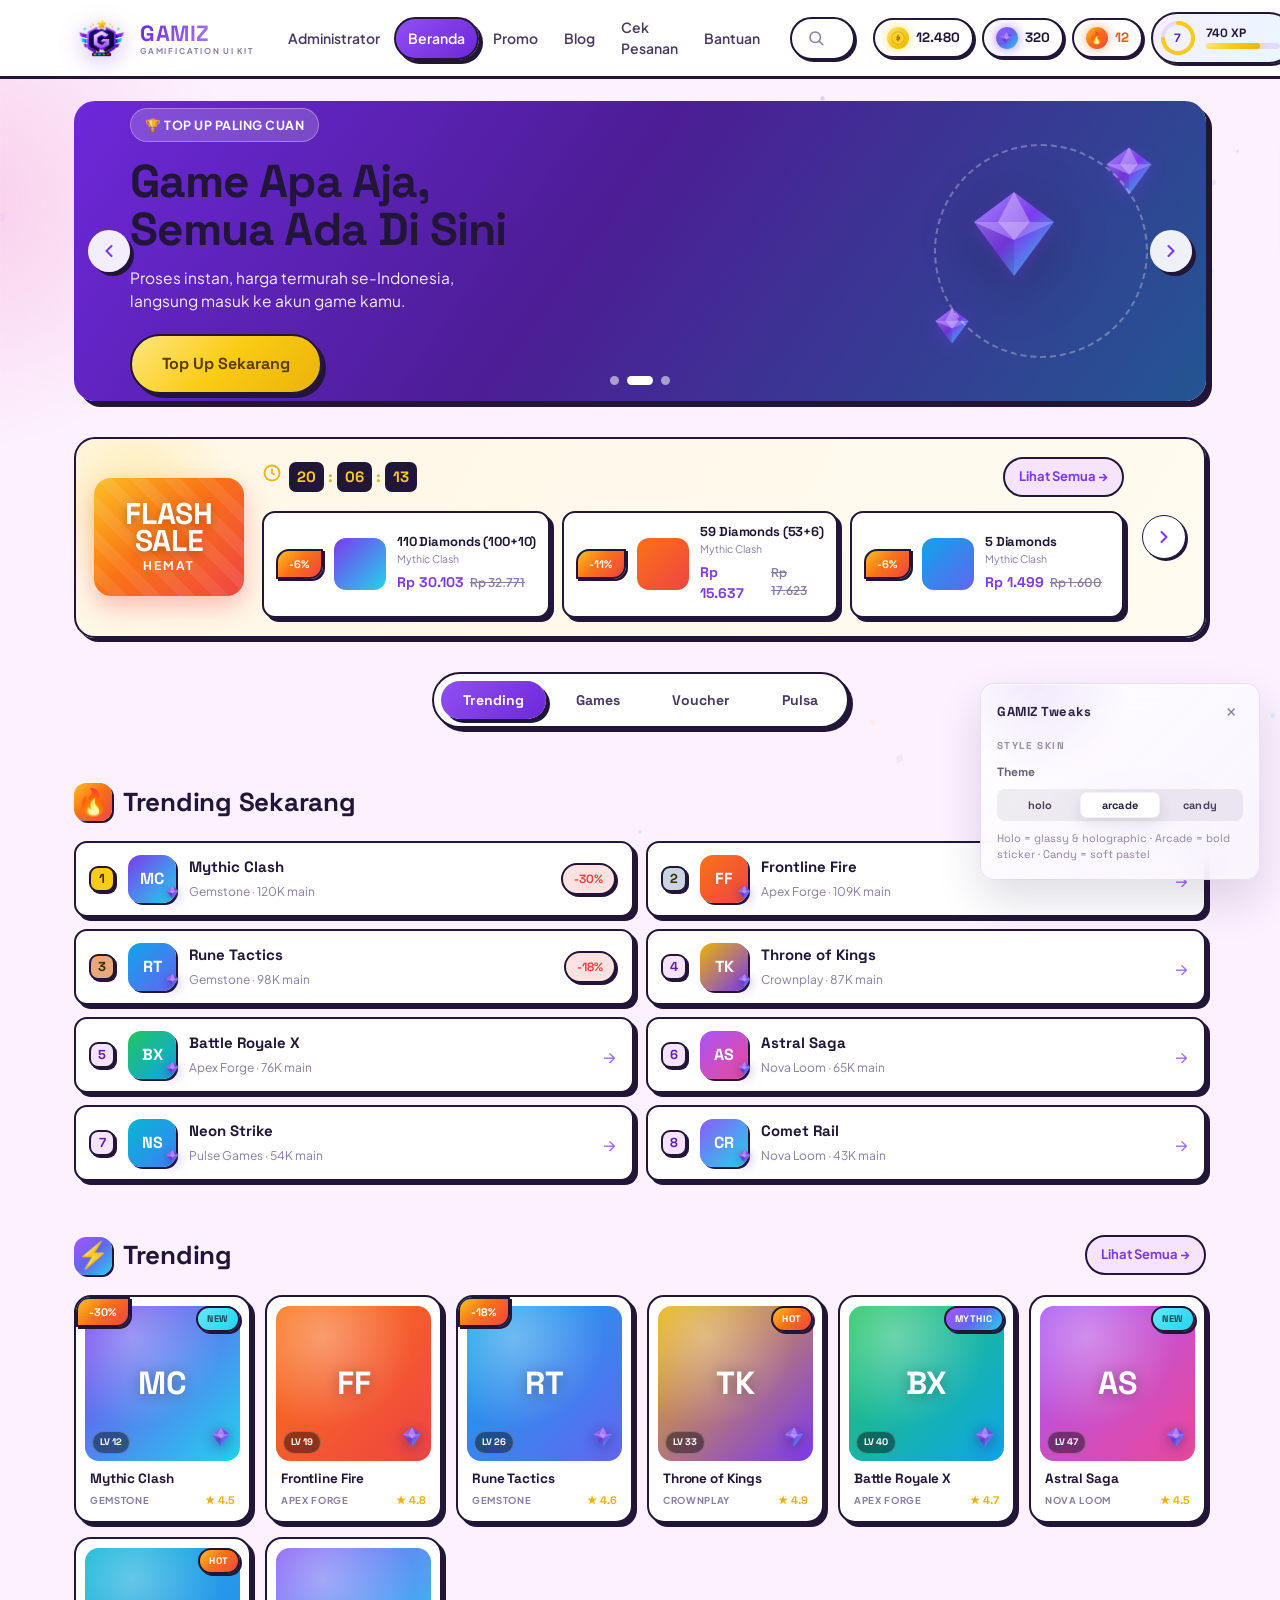
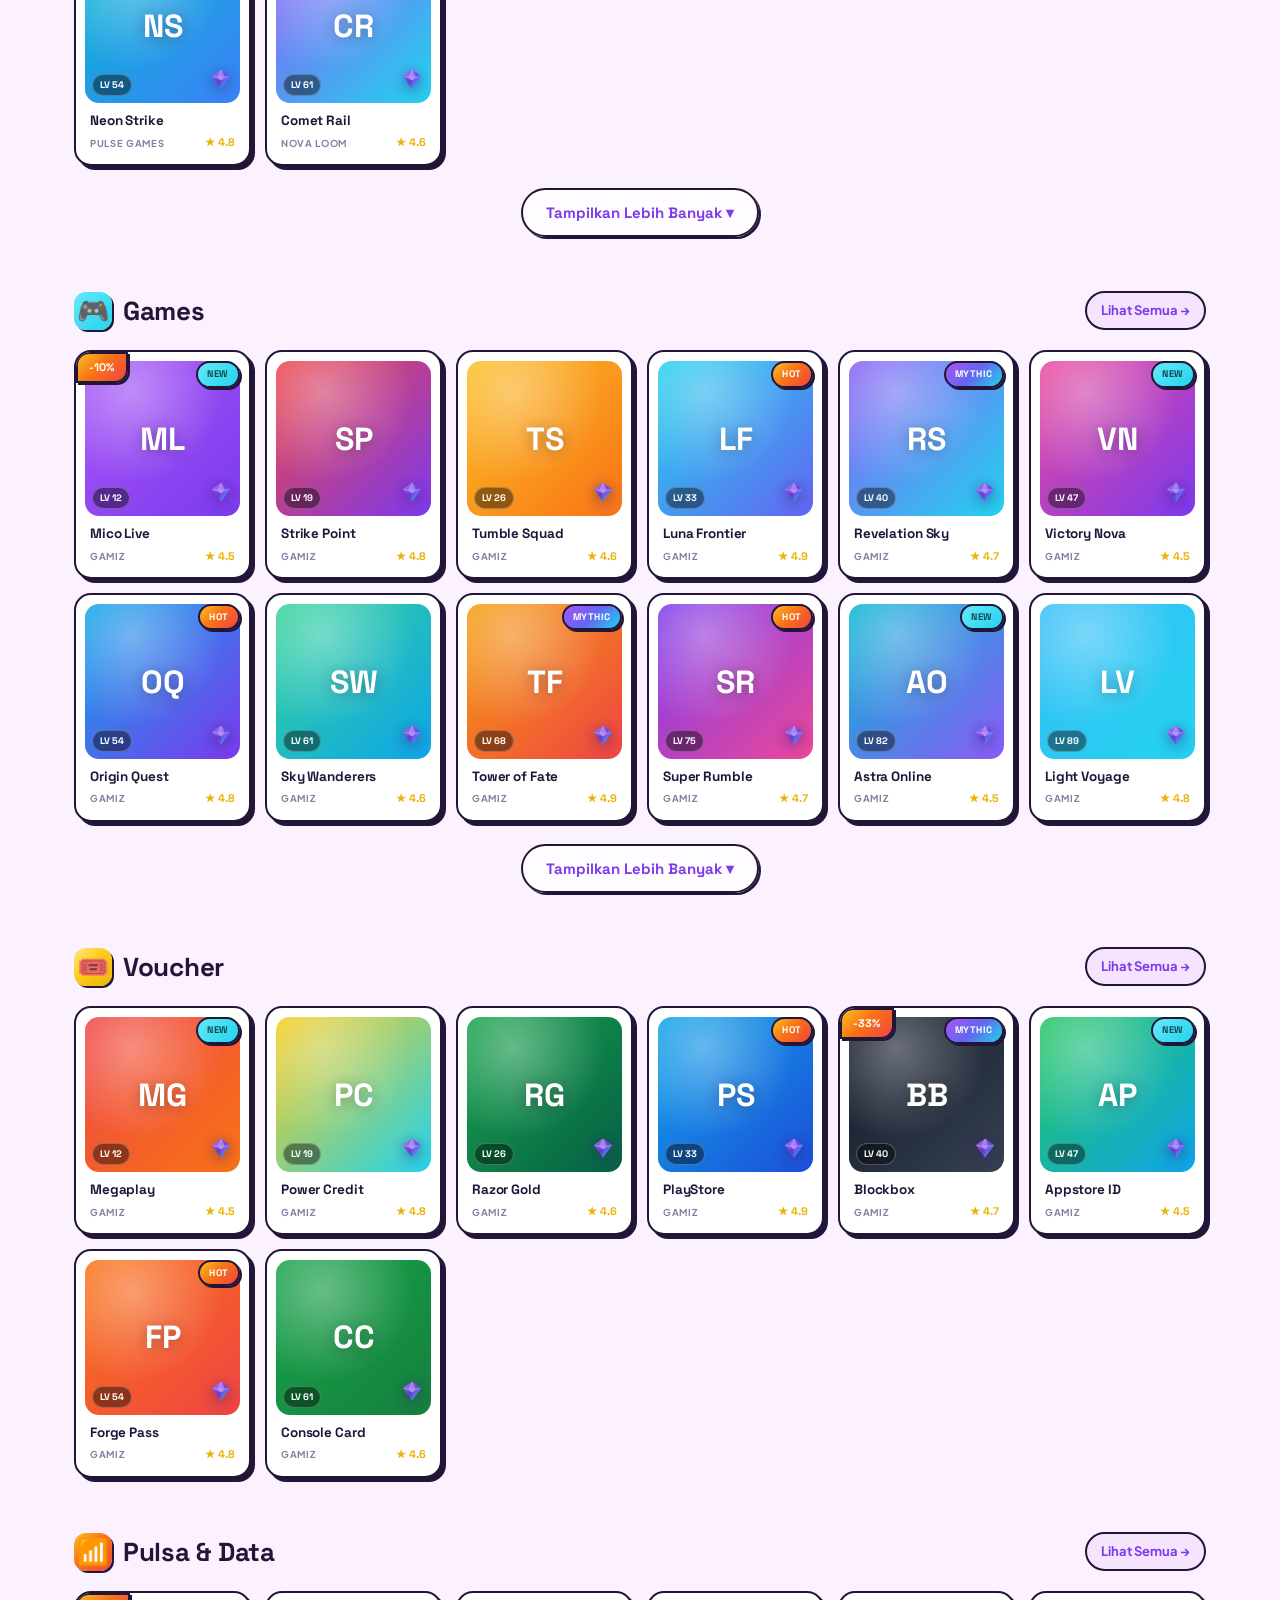
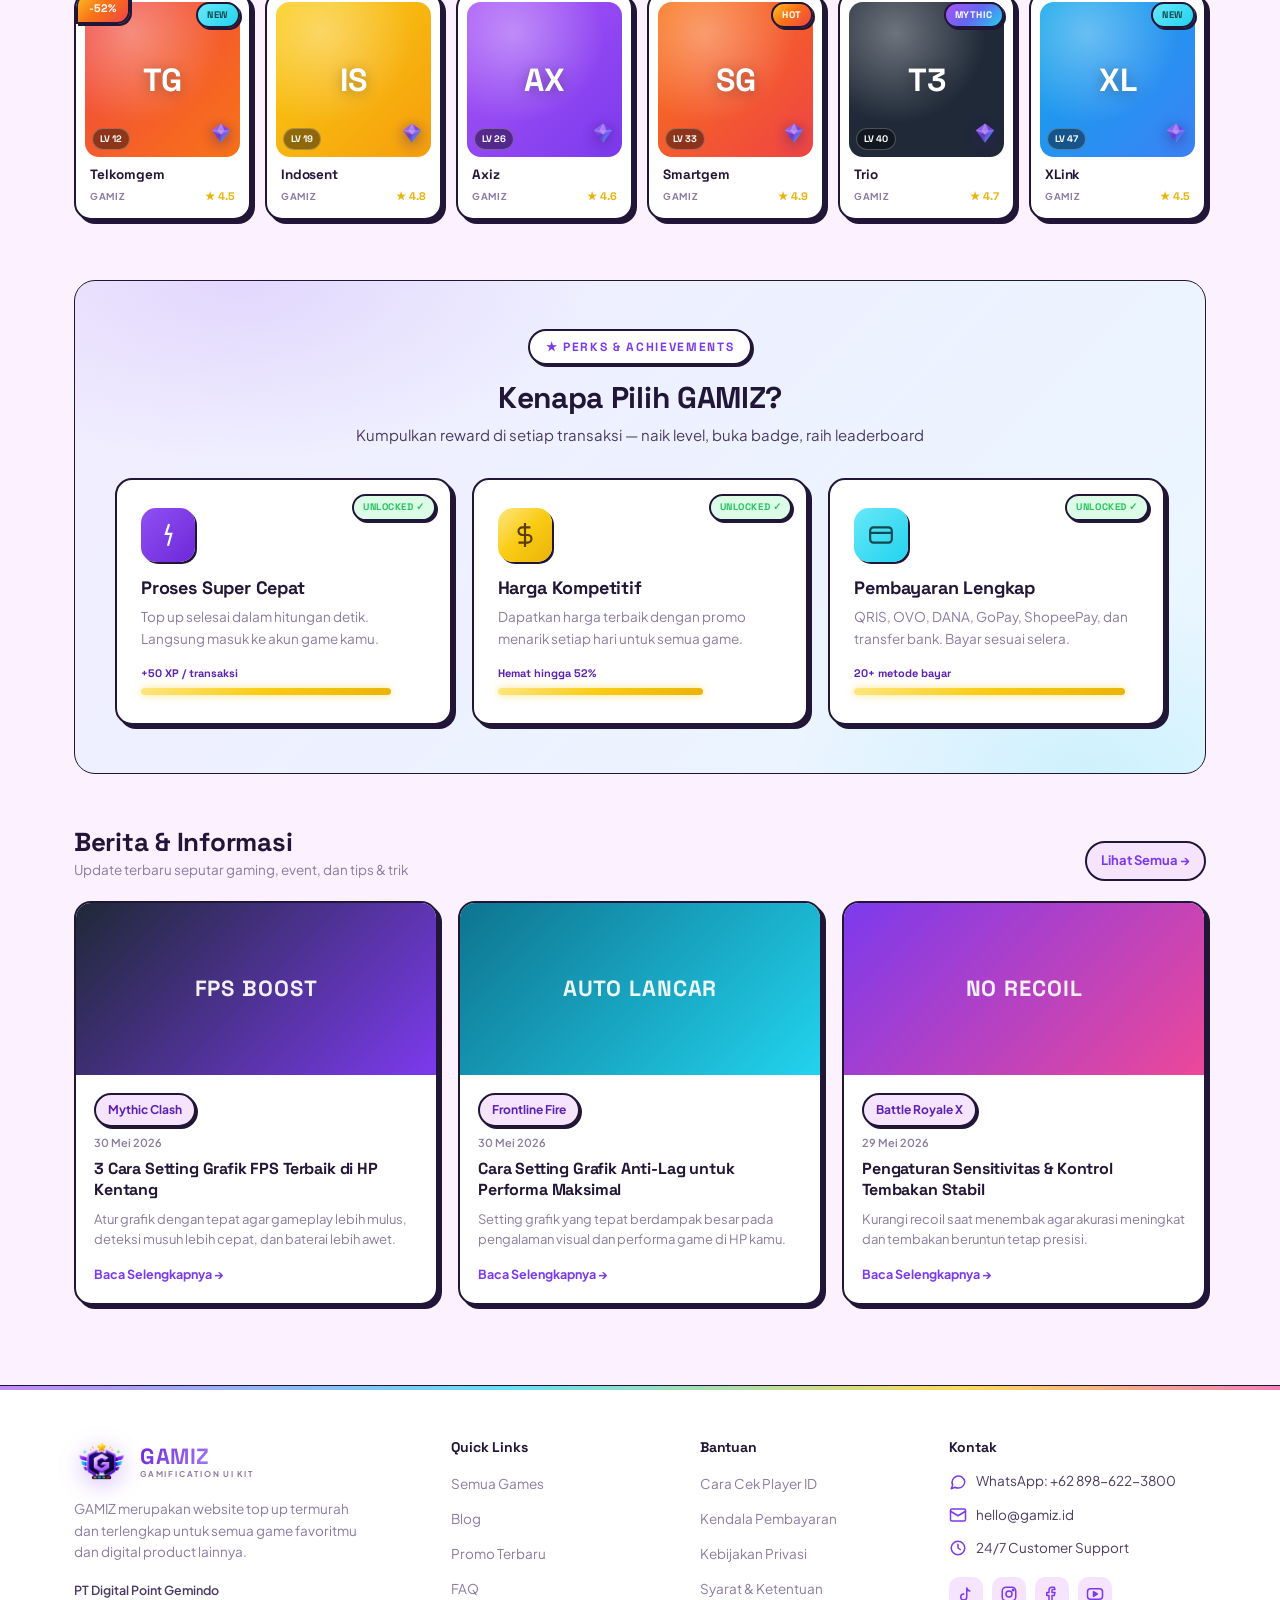
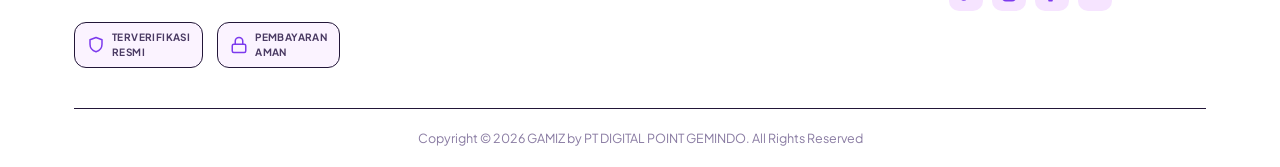
<file: GAMIZ - GAMIFICATION UI KIT/index.html>
<!DOCTYPE html>
<html lang="id">
<head>
<meta charset="UTF-8">
<meta name="viewport" content="width=device-width, initial-scale=1.0">
<title>GAMIZ — Top Up Game Termurah</title>
<link rel="stylesheet" href="assets/gamiz.css">
<style>
/* ===== Home page ===== */
main{padding-bottom:8px;}

/* hero carousel */
.hero{margin-top:22px;position:relative;}
.hero-frame{border-radius:var(--r-xl);overflow:hidden;box-shadow:var(--sh-md);position:relative;}
.hero-track{display:flex;transition:transform .7s var(--ease-2);}
.hero-slide{min-width:100%;height:300px;display:flex;align-items:center;padding:0 56px;position:relative;overflow:hidden;color:#fff;}
.hero-slide .blob{position:absolute;border-radius:50%;filter:blur(2px);opacity:.5;}
.hs1{background:var(--grad-hero);}
.hs2{background:linear-gradient(120deg,#5B21B6,#7C3AED 50%,#9333EA);}
.hs3{background:linear-gradient(120deg,#0E7490,#0891B2 40%,#7C3AED);}
.hero-slide .copy{position:relative;z-index:2;max-width:54%;}
.hero-slide .eyetag{display:inline-flex;align-items:center;gap:8px;background:rgba(255,255,255,.18);border:1px solid rgba(255,255,255,.3);
  padding:7px 14px;border-radius:99px;font-weight:700;font-size:12.5px;letter-spacing:.04em;backdrop-filter:blur(6px);}
.hero-slide h1{font-size:46px;font-weight:700;margin:16px 0 12px;letter-spacing:-.02em;line-height:1.04;}
.hero-slide p{font-size:15.5px;opacity:.92;margin:0 0 22px;max-width:380px;}
.hero-art{position:absolute;right:50px;top:50%;transform:translateY(-50%);z-index:1;width:230px;height:230px;}
.hero-art .hg{position:absolute;}
.hero-art .hg-a{left:40px;top:50px;animation:floaty 4.5s ease-in-out infinite;filter:drop-shadow(0 12px 28px rgba(0,0,0,.3));}
.hero-art .hg-b{right:0;top:8px;animation:floaty 4s ease-in-out .6s infinite;}
.hero-art .hg-c{left:6px;bottom:14px;animation:floaty 3.6s ease-in-out 1.2s infinite;}
.hero-art .hero-ring{position:absolute;inset:8px;border:2px dashed rgba(255,255,255,.3);border-radius:50%;animation:spinslow 22s linear infinite;}
.hero-gem{animation:floaty 4s ease-in-out infinite;}
.hero-gem:nth-child(2){animation-delay:.6s;}
.hero-gem:nth-child(3){animation-delay:1.2s;}
.hero-nav{position:absolute;top:50%;transform:translateY(-50%);z-index:5;width:42px;height:42px;border-radius:50%;
  background:rgba(255,255,255,.92);box-shadow:var(--sh);display:grid;place-items:center;color:var(--primary);transition:.2s;}
.hero-nav:hover{background:#fff;transform:translateY(-50%) scale(1.08);}
.hero-prev{left:14px;}.hero-next{right:14px;}
.hero-dots{position:absolute;bottom:16px;left:50%;transform:translateX(-50%);display:flex;gap:8px;z-index:5;}
.hero-dots b{width:9px;height:9px;border-radius:99px;background:rgba(255,255,255,.55);cursor:pointer;transition:.3s;}
.hero-dots b.on{width:26px;background:#fff;}

/* flash sale */
.flash{margin-top:36px;background:linear-gradient(120deg,#FFF7E6,#FFFBF0);border:1.5px solid #FACC1555;
  border-radius:var(--r-xl);padding:18px;display:flex;align-items:center;gap:18px;box-shadow:var(--sh);position:relative;overflow:hidden;}
.flash::before{content:"";position:absolute;left:-40px;top:-40px;width:200px;height:200px;background:radial-gradient(circle,rgba(250,204,21,.25),transparent 70%);}
.flash-badge{flex-shrink:0;width:150px;height:118px;border-radius:var(--r-lg);background:var(--grad-flame);position:relative;
  display:flex;flex-direction:column;align-items:center;justify-content:center;color:#fff;box-shadow:0 10px 24px rgba(239,68,68,.34);overflow:hidden;}
.flash-badge::after{content:"";position:absolute;inset:0;background:repeating-linear-gradient(45deg,transparent,transparent 12px,rgba(255,255,255,.07) 12px,rgba(255,255,255,.07) 24px);}
.flash-badge b{font-family:'Space Grotesk';font-weight:700;font-size:30px;line-height:.9;letter-spacing:-.01em;z-index:1;text-shadow:0 3px 8px rgba(0,0,0,.25);}
.flash-badge span{font-size:12px;font-weight:700;letter-spacing:.18em;z-index:1;margin-top:3px;}
.flash-timer{display:flex;align-items:center;gap:7px;font-family:'Space Grotesk';font-weight:700;}
.flash-timer .ic{color:var(--gold-600);}
.flash-clock{display:flex;align-items:center;gap:4px;}
.flash-clock b{background:var(--ink);color:#FACC15;padding:4px 8px;border-radius:7px;font-size:15px;min-width:30px;text-align:center;}
.flash-clock i{color:var(--gold-600);font-style:normal;font-weight:700;}
.flash-head{display:flex;align-items:center;gap:14px;margin-bottom:14px;}
.flash-head h3{font-size:20px;display:flex;align-items:center;gap:8px;}
.flash-cards{flex:1;display:grid;grid-template-columns:repeat(3,1fr);gap:12px;}
.fcard{background:#fff;border:1px solid var(--line);border-radius:var(--r);padding:12px;display:flex;gap:11px;align-items:center;
  position:relative;transition:transform .25s var(--ease),box-shadow .25s;}
.fcard:hover{transform:translateY(-4px);box-shadow:var(--sh-md);}
.fcard .ft{width:52px;height:52px;border-radius:12px;display:grid;place-items:center;flex-shrink:0;}
.fcard .fi{flex:1;min-width:0;}
.fcard .fi h5{font-size:13px;font-weight:700;white-space:nowrap;overflow:hidden;text-overflow:ellipsis;}
.fcard .fi small{font-size:10.5px;color:var(--muted);display:block;margin:2px 0 5px;}
.fcard .pr{display:flex;align-items:baseline;gap:6px;}
.fcard .pr .now{color:var(--primary);font-size:14px;}
.fcard .disc{position:static;box-shadow:none;}
.flash-arrow{flex-shrink:0;width:44px;height:44px;border-radius:50%;background:#fff;border:1.5px solid var(--line-2);
  display:grid;place-items:center;color:var(--primary);box-shadow:var(--sh-sm);transition:.2s;}
.flash-arrow:hover{background:var(--grad-primary);color:#fff;border-color:transparent;}

/* tabs */
.gz-tabs{display:flex;justify-content:center;gap:8px;margin:34px auto 0;background:var(--surface);width:fit-content;
  padding:7px;border-radius:var(--r-pill);box-shadow:var(--sh);border:1px solid var(--line);}
.gz-tab{font-family:'Space Grotesk';font-weight:700;font-size:14px;color:var(--ink-2);padding:10px 22px;border-radius:var(--r-pill);transition:.25s;}
.gz-tab:hover{color:var(--primary);}
.gz-tab.on{background:var(--grad-primary);color:#fff;box-shadow:var(--sh-primary);}

/* trending list */
.tlist{display:grid;grid-template-columns:1fr 1fr;gap:12px;}
.trow{display:flex;align-items:center;gap:13px;background:var(--surface);border:1px solid var(--line);border-radius:var(--r);
  padding:12px 16px 12px 13px;transition:.25s var(--ease);box-shadow:var(--sh-sm);position:relative;overflow:hidden;}
.trow::before{content:"";position:absolute;left:0;top:0;bottom:0;width:4px;background:var(--grad-mythic);opacity:0;transition:.25s;}
.trow:hover{transform:translateX(4px);box-shadow:var(--sh);border-color:var(--line-2);}
.trow:hover::before{opacity:1;}
.trank{width:26px;height:26px;border-radius:9px;flex-shrink:0;display:grid;place-items:center;font-family:'Space Grotesk';
  font-weight:700;font-size:13px;background:var(--surface-tint);color:var(--primary-700);}
.tav{position:relative;width:48px;height:48px;border-radius:13px;display:grid;place-items:center;color:#fff;font-family:'Space Grotesk';font-weight:700;font-size:16px;flex-shrink:0;box-shadow:var(--sh-sm);}
.tav-gem{position:absolute;bottom:-4px;right:-4px;filter:drop-shadow(0 2px 4px rgba(0,0,0,.25));}
.tinfo{flex:1;min-width:0;}
.tinfo b{display:block;font-family:'Space Grotesk';font-size:15px;}
.tinfo span{font-size:12px;color:var(--muted);}
.tdisc{background:var(--danger-soft);color:var(--danger);font-weight:700;font-size:12px;padding:5px 11px;border-radius:99px;font-family:'Space Grotesk';}
.tgo{color:var(--primary-400);font-size:18px;}

/* product grids */
.pgrid{display:grid;grid-template-columns:repeat(6,1fr);gap:14px;}
.more-btn{display:flex;justify-content:center;margin-top:22px;}

/* why section */
.why{margin-top:60px;background:
  radial-gradient(600px 300px at 15% 0%, rgba(124,58,237,.12), transparent 60%),
  radial-gradient(500px 300px at 90% 100%, rgba(34,211,238,.14), transparent 60%),
  linear-gradient(135deg,#F1ECFF,#E9F7FF);border-radius:var(--r-xl);padding:48px 40px;text-align:center;border:1px solid var(--line-2);position:relative;overflow:hidden;}
.why-eyebrow{display:inline-block;font-family:'Space Grotesk';font-weight:700;font-size:12px;letter-spacing:.14em;
  color:var(--primary);background:var(--surface);padding:7px 16px;border-radius:99px;box-shadow:var(--sh-sm);margin-bottom:16px;}
.why h2{font-size:30px;font-weight:700;}
.why>p{color:var(--ink-2);margin:10px 0 32px;font-size:15px;}
.why-grid{display:grid;grid-template-columns:repeat(3,1fr);gap:20px;}
.why-card{position:relative;background:#fff;border-radius:var(--r-lg);padding:28px 24px;box-shadow:var(--sh);text-align:left;transition:transform .3s var(--ease),box-shadow .3s;border:1px solid var(--line);overflow:hidden;}
.why-card::before{content:"";position:absolute;inset:0;border-radius:var(--r-lg);padding:1.5px;background:var(--grad-holo);
  -webkit-mask:linear-gradient(#fff 0 0) content-box,linear-gradient(#fff 0 0);-webkit-mask-composite:xor;mask-composite:exclude;opacity:0;transition:.3s;pointer-events:none;}
.why-card:hover{transform:translateY(-7px);box-shadow:var(--sh-md);}
.why-card:hover::before{opacity:1;}
.why-badge{position:absolute;top:14px;right:14px;font-family:'Space Grotesk';font-weight:700;font-size:9.5px;letter-spacing:.06em;
  color:var(--success);background:#DCFCE7;padding:4px 9px;border-radius:99px;border:1px solid #86EFAC;}
.why-ic{width:54px;height:54px;border-radius:15px;display:grid;place-items:center;color:#fff;margin-bottom:16px;box-shadow:var(--sh-sm);}
.why-card h4{font-size:18px;margin-bottom:8px;}
.why-card p{font-size:13.5px;color:var(--muted);line-height:1.6;margin:0 0 16px;}
.why-xp{position:relative;}
.why-xp span{font-family:'Space Grotesk';font-weight:700;font-size:11px;color:var(--primary-700);display:block;margin-bottom:6px;}
.why-xp i{display:block;height:7px;border-radius:99px;background:var(--grad-gold);box-shadow:0 0 8px rgba(250,204,21,.5);}
.why-xp::before{content:"";position:absolute;left:0;right:0;bottom:0;height:7px;border-radius:99px;background:var(--surface-tint);z-index:-1;}

/* news */
.news-grid{display:grid;grid-template-columns:repeat(3,1fr);gap:20px;}
.ncard{background:var(--surface);border:1px solid var(--line);border-radius:var(--r-lg);overflow:hidden;box-shadow:var(--sh);transition:transform .3s var(--ease),box-shadow .3s;}
.ncard:hover{transform:translateY(-6px);box-shadow:var(--sh-md);}
.ncard .nimg{height:172px;position:relative;display:grid;place-items:center;color:#fff;overflow:hidden;}
.ncard .nimg .gi{font-family:'Space Grotesk';font-weight:700;font-size:22px;letter-spacing:.04em;z-index:1;opacity:.92;}
.ncard .nbody{padding:18px;}
.ncard .ndate{font-size:11px;color:var(--muted);font-weight:600;}
.ncard h4{font-size:16px;margin:8px 0 8px;line-height:1.3;}
.ncard p{font-size:13px;color:var(--muted);line-height:1.55;margin:0 0 12px;}
.ncard a.rl{font-size:12.5px;font-weight:700;color:var(--primary);display:inline-flex;gap:5px;}

@media(max-width:980px){
 .pgrid{grid-template-columns:repeat(3,1fr);}
 .flash{flex-wrap:wrap;}.flash-cards{grid-template-columns:1fr;}
 .tlist,.why-grid,.news-grid{grid-template-columns:1fr;}
 .hero-slide{padding:0 28px;}.hero-slide h1{font-size:30px;}.hero-slide .copy{max-width:100%;}
 .hero-art{display:none;}
}
@media(max-width:560px){.pgrid{grid-template-columns:repeat(2,1fr);}}
</style>
</head>
<body>
<script>(function(){try{var t=localStorage.getItem('gz_theme')||'arcade';document.body.classList.add('theme-'+t);var a=localStorage.getItem('gz_accent');if(a)document.documentElement.style.setProperty('--accent',a);}catch(e){document.body.classList.add('theme-arcade');}})();</script>
<div data-gz-header="home"></div>

<main class="wrap">
  <!-- HERO CAROUSEL -->
  <section class="hero">
    <div class="hero-frame">
      <div class="hero-track" id="hero-track">
        <div class="hero-slide hs2" data-screen-label="Hero 1">
          <div class="copy">
            <span class="eyetag">⚡ DUKUNG STREAMER FAVORITMU</span>
            <h1>Top Up &amp; Naik<br>Level Bareng GAMIZ</h1>
            <p>Beli diamond, voucher &amp; pulsa — kumpulkan XP setiap transaksi.</p>
            <a href="Topup.html" class="btn btn-gold btn-lg">Top Up Sekarang</a>
          </div>
          <div class="hero-art"><span class="hero-gem">⬡</span></div>
        </div>
        <div class="hero-slide hs1" data-screen-label="Hero 2">
          <div class="copy">
            <span class="eyetag">🏆 TOP UP PALING CUAN</span>
            <h1>Game Apa Aja,<br>Semua Ada Di Sini</h1>
            <p>Proses instan, harga termurah se-Indonesia, langsung masuk ke akun game kamu.</p>
            <a href="Topup.html" class="btn btn-gold btn-lg">Top Up Sekarang</a>
          </div>
          <div class="hero-art"></div>
        </div>
        <div class="hero-slide hs3" data-screen-label="Hero 3">
          <div class="copy">
            <span class="eyetag">🎁 REWARD HARIAN</span>
            <h1>Klaim Badge &amp;<br>Hadiah Eksklusif</h1>
            <p>Setiap pembelian memberi reward. Naik level, buka badge, raih leaderboard.</p>
            <a href="Login.html" class="btn btn-gold btn-lg">Gabung Sekarang</a>
          </div>
          <div class="hero-art"></div>
        </div>
      </div>
    </div>
    <button class="hero-nav hero-prev" id="hero-prev" aria-label="prev"><svg width="20" height="20" viewBox="0 0 24 24" fill="none" stroke="currentColor" stroke-width="2.5" stroke-linecap="round" stroke-linejoin="round"><path d="m15 18-6-6 6-6"/></svg></button>
    <button class="hero-nav hero-next" id="hero-next" aria-label="next"><svg width="20" height="20" viewBox="0 0 24 24" fill="none" stroke="currentColor" stroke-width="2.5" stroke-linecap="round" stroke-linejoin="round"><path d="m9 18 6-6-6-6"/></svg></button>
    <div class="hero-dots"><b></b><b class="on"></b><b></b></div>
  </section>

  <!-- FLASH SALE -->
  <section class="flash" data-screen-label="Flash Sale">
    <div class="flash-badge"><b>FLASH</b><b>SALE</b><span>HEMAT</span></div>
    <div style="flex:1">
      <div class="flash-head">
        <div class="flash-timer"><span class="ic"><svg width="20" height="20" viewBox="0 0 24 24" fill="none" stroke="currentColor" stroke-width="2.2"><circle cx="12" cy="12" r="9"/><path d="M12 7v5l3 2"/></svg></span>
          <div class="flash-clock" id="flash-count"></div>
        </div>
        <a class="link-all" href="Topup.html" style="margin-left:auto">Lihat Semua →</a>
      </div>
      <div class="flash-cards">
        <a class="fcard" href="Topup.html"><span class="disc">-6%</span>
          <div class="ft" style="background:linear-gradient(135deg,#7C3AED,#22D3EE)"></div>
          <div class="fi"><h5>110 Diamonds (100+10)</h5><small>Mythic Clash</small>
            <div class="pr"><span class="price now">Rp 30.103</span><span class="strike">Rp 32.771</span></div></div></a>
        <a class="fcard" href="Topup.html"><span class="disc">-11%</span>
          <div class="ft" style="background:linear-gradient(135deg,#F97316,#EF4444)"></div>
          <div class="fi"><h5>59 Diamonds (53+6)</h5><small>Mythic Clash</small>
            <div class="pr"><span class="price now">Rp 15.637</span><span class="strike">Rp 17.623</span></div></div></a>
        <a class="fcard" href="Topup.html"><span class="disc">-6%</span>
          <div class="ft" style="background:linear-gradient(135deg,#0EA5E9,#6366F1)"></div>
          <div class="fi"><h5>5 Diamonds</h5><small>Mythic Clash</small>
            <div class="pr"><span class="price now">Rp 1.499</span><span class="strike">Rp 1.600</span></div></div></a>
      </div>
    </div>
    <button class="flash-arrow" aria-label="next"><svg width="20" height="20" viewBox="0 0 24 24" fill="none" stroke="currentColor" stroke-width="2.5" stroke-linecap="round" stroke-linejoin="round"><path d="m9 18 6-6-6-6"/></svg></button>
  </section>

  <!-- TABS -->
  <div class="gz-tabs">
    <button class="gz-tab on" data-t="sec-trending">Trending</button>
    <button class="gz-tab" data-t="sec-games">Games</button>
    <button class="gz-tab" data-t="sec-voucher">Voucher</button>
    <button class="gz-tab" data-t="sec-pulsa">Pulsa</button>
  </div>

  <!-- TRENDING list -->
  <section class="section" id="sec-trending">
    <div class="section-head"><h2><span class="sec-ic" style="background:var(--grad-flame)">🔥</span>Trending Sekarang</h2><a class="link-all" href="Topup.html">Lihat Semua →</a></div>
    <div class="tlist" id="trending-list"></div>
  </section>

  <!-- TRENDING grid -->
  <section class="section">
    <div class="section-head"><h2><span class="sec-ic" style="background:var(--grad-mythic)">⚡</span>Trending</h2><a class="link-all" href="Topup.html">Lihat Semua →</a></div>
    <div class="pgrid" id="grid-trending"></div>
    <div class="more-btn"><button class="btn btn-ghost">Tampilkan Lebih Banyak ▾</button></div>
  </section>

  <!-- GAMES -->
  <section class="section" id="sec-games">
    <div class="section-head"><h2><span class="sec-ic" style="background:var(--grad-cyan)">🎮</span>Games</h2><a class="link-all" href="Topup.html">Lihat Semua →</a></div>
    <div class="pgrid" id="grid-games"></div>
    <div class="more-btn"><button class="btn btn-ghost">Tampilkan Lebih Banyak ▾</button></div>
  </section>

  <!-- VOUCHER -->
  <section class="section" id="sec-voucher">
    <div class="section-head"><h2><span class="sec-ic" style="background:var(--grad-gold)">🎟️</span>Voucher</h2><a class="link-all" href="Topup.html">Lihat Semua →</a></div>
    <div class="pgrid" id="grid-voucher"></div>
  </section>

  <!-- PULSA -->
  <section class="section" id="sec-pulsa">
    <div class="section-head"><h2><span class="sec-ic" style="background:var(--grad-flame)">📶</span>Pulsa &amp; Data</h2><a class="link-all" href="Topup.html">Lihat Semua →</a></div>
    <div class="pgrid" id="grid-pulsa"></div>
  </section>

  <!-- WHY -->
  <section class="why section" data-screen-label="Why GAMIZ">
    <span class="why-eyebrow">★ PERKS &amp; ACHIEVEMENTS</span>
    <h2>Kenapa Pilih GAMIZ?</h2>
    <p>Kumpulkan reward di setiap transaksi — naik level, buka badge, raih leaderboard</p>
    <div class="why-grid">
      <div class="why-card reveal"><span class="why-badge">UNLOCKED ✓</span><div class="why-ic" style="background:var(--grad-primary)"><svg width="26" height="26" viewBox="0 0 24 24" fill="none" stroke="currentColor" stroke-width="2"><path d="m13 2-3 9h5l-3 11"/></svg></div>
        <h4>Proses Super Cepat</h4><p>Top up selesai dalam hitungan detik. Langsung masuk ke akun game kamu.</p>
        <div class="why-xp"><span>+50 XP / transaksi</span><i style="width:88%"></i></div></div>
      <div class="why-card reveal"><span class="why-badge">UNLOCKED ✓</span><div class="why-ic" style="background:var(--grad-gold)"><svg width="26" height="26" viewBox="0 0 24 24" fill="none" stroke="#5b3d00" stroke-width="2"><path d="M12 1v22"/><path d="M17 5H9.5a3.5 3.5 0 0 0 0 7h5a3.5 3.5 0 0 1 0 7H6"/></svg></div>
        <h4>Harga Kompetitif</h4><p>Dapatkan harga terbaik dengan promo menarik setiap hari untuk semua game.</p>
        <div class="why-xp"><span>Hemat hingga 52%</span><i style="width:72%"></i></div></div>
      <div class="why-card reveal"><span class="why-badge">UNLOCKED ✓</span><div class="why-ic" style="background:var(--grad-cyan)"><svg width="26" height="26" viewBox="0 0 24 24" fill="none" stroke="#0e4a52" stroke-width="2"><rect x="2" y="5" width="20" height="14" rx="3"/><path d="M2 10h20"/></svg></div>
        <h4>Pembayaran Lengkap</h4><p>QRIS, OVO, DANA, GoPay, ShopeePay, dan transfer bank. Bayar sesuai selera.</p>
        <div class="why-xp"><span>20+ metode bayar</span><i style="width:95%"></i></div></div>
    </div>
  </section>

  <!-- NEWS -->
  <section class="section">
    <div class="section-head">
      <div><h2>Berita &amp; Informasi</h2><p style="color:var(--muted);font-size:13.5px;margin:4px 0 0">Update terbaru seputar gaming, event, dan tips &amp; trik</p></div>
      <a class="link-all" href="#">Lihat Semua →</a>
    </div>
    <div class="news-grid">
      <article class="ncard reveal"><div class="nimg" style="background:linear-gradient(135deg,#1F2937,#7C3AED)"><span class="gi">FPS BOOST</span></div>
        <div class="nbody"><span class="tag-soft">Mythic Clash</span><div class="ndate" style="margin-top:8px">30 Mei 2026</div>
          <h4>3 Cara Setting Grafik FPS Terbaik di HP Kentang</h4>
          <p>Atur grafik dengan tepat agar gameplay lebih mulus, deteksi musuh lebih cepat, dan baterai lebih awet.</p>
          <a class="rl" href="#">Baca Selengkapnya →</a></div></article>
      <article class="ncard reveal"><div class="nimg" style="background:linear-gradient(135deg,#0E7490,#22D3EE)"><span class="gi">AUTO LANCAR</span></div>
        <div class="nbody"><span class="tag-soft">Frontline Fire</span><div class="ndate" style="margin-top:8px">30 Mei 2026</div>
          <h4>Cara Setting Grafik Anti-Lag untuk Performa Maksimal</h4>
          <p>Setting grafik yang tepat berdampak besar pada pengalaman visual dan performa game di HP kamu.</p>
          <a class="rl" href="#">Baca Selengkapnya →</a></div></article>
      <article class="ncard reveal"><div class="nimg" style="background:linear-gradient(135deg,#7C3AED,#EC4899)"><span class="gi">NO RECOIL</span></div>
        <div class="nbody"><span class="tag-soft">Battle Royale X</span><div class="ndate" style="margin-top:8px">29 Mei 2026</div>
          <h4>Pengaturan Sensitivitas &amp; Kontrol Tembakan Stabil</h4>
          <p>Kurangi recoil saat menembak agar akurasi meningkat dan tembakan beruntun tetap presisi.</p>
          <a class="rl" href="#">Baca Selengkapnya →</a></div></article>
    </div>
  </section>
</main>

<div data-gz-footer></div>
<div id="gz-tweaks-root"></div>
<script src="assets/gamiz.js"></script>
<script src="assets/games-data.js"></script>
<script src="assets/home.js"></script>

</body>
</html>
</file>
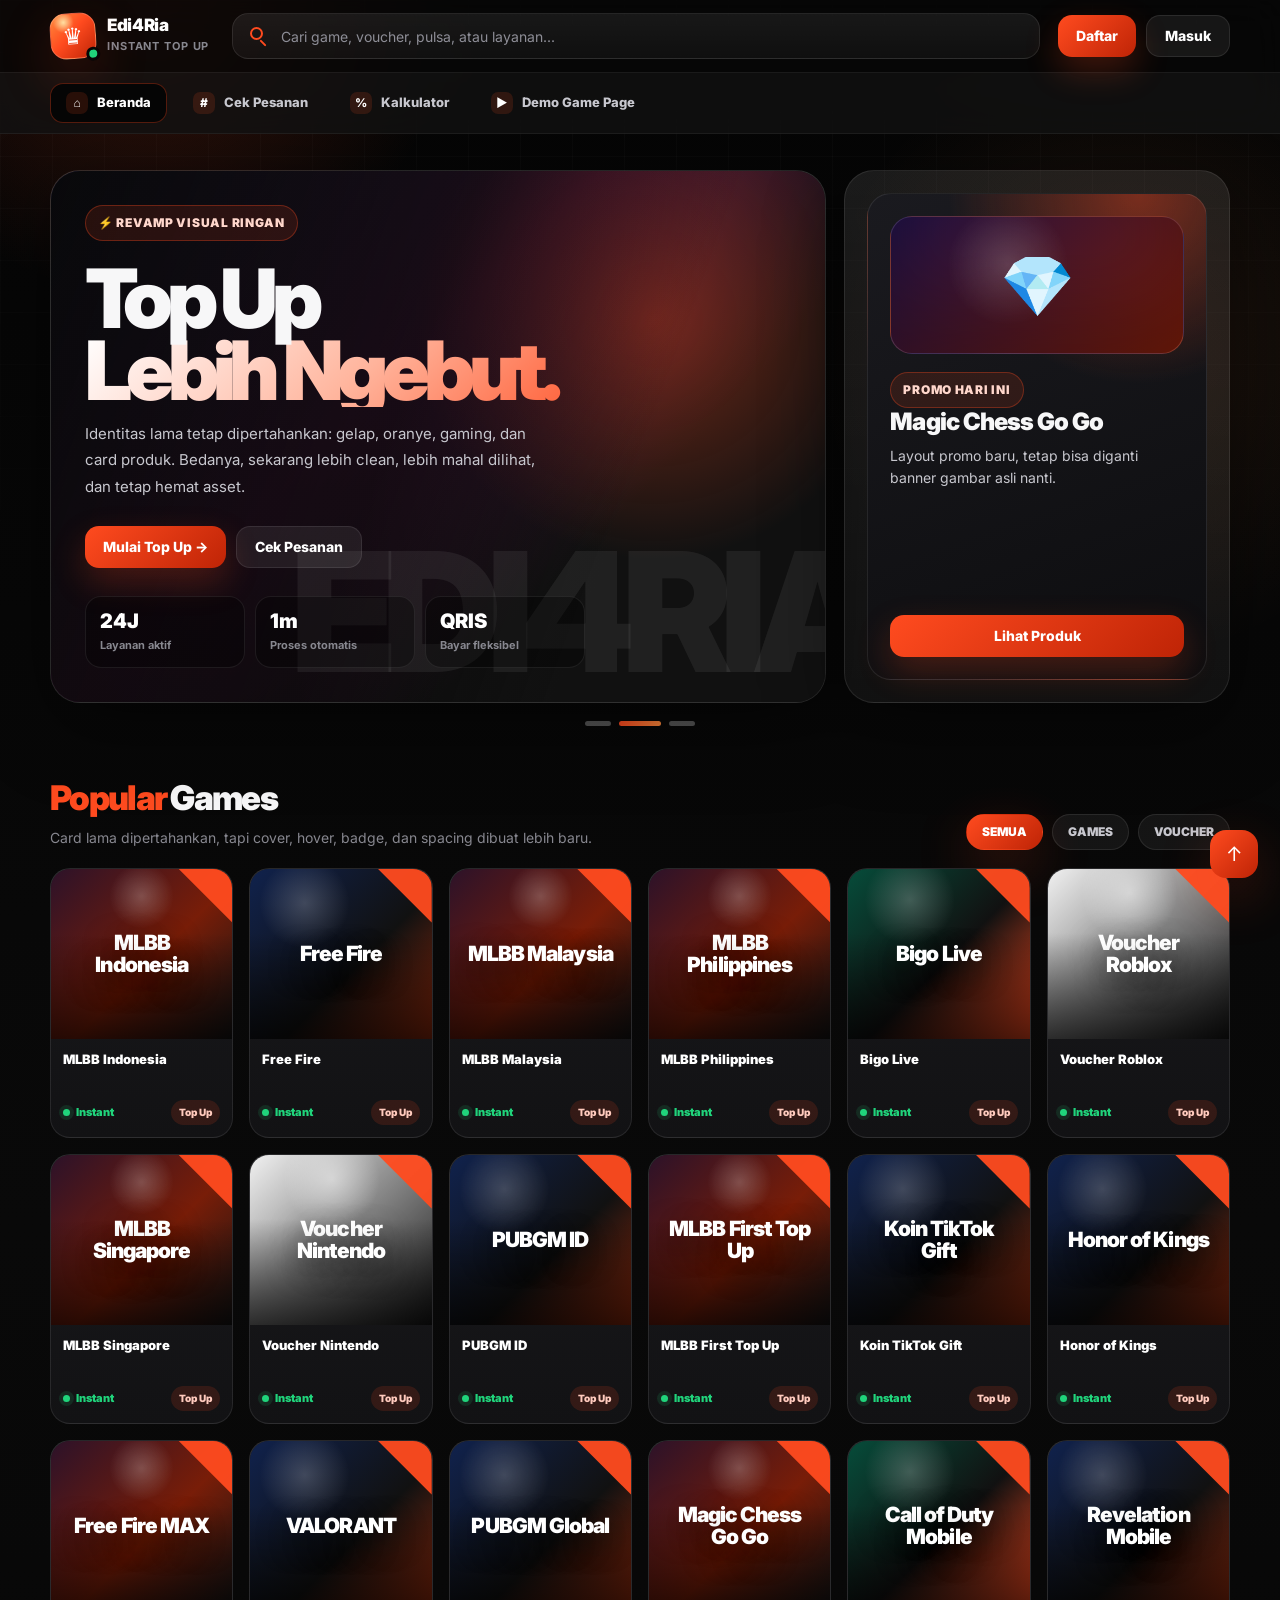
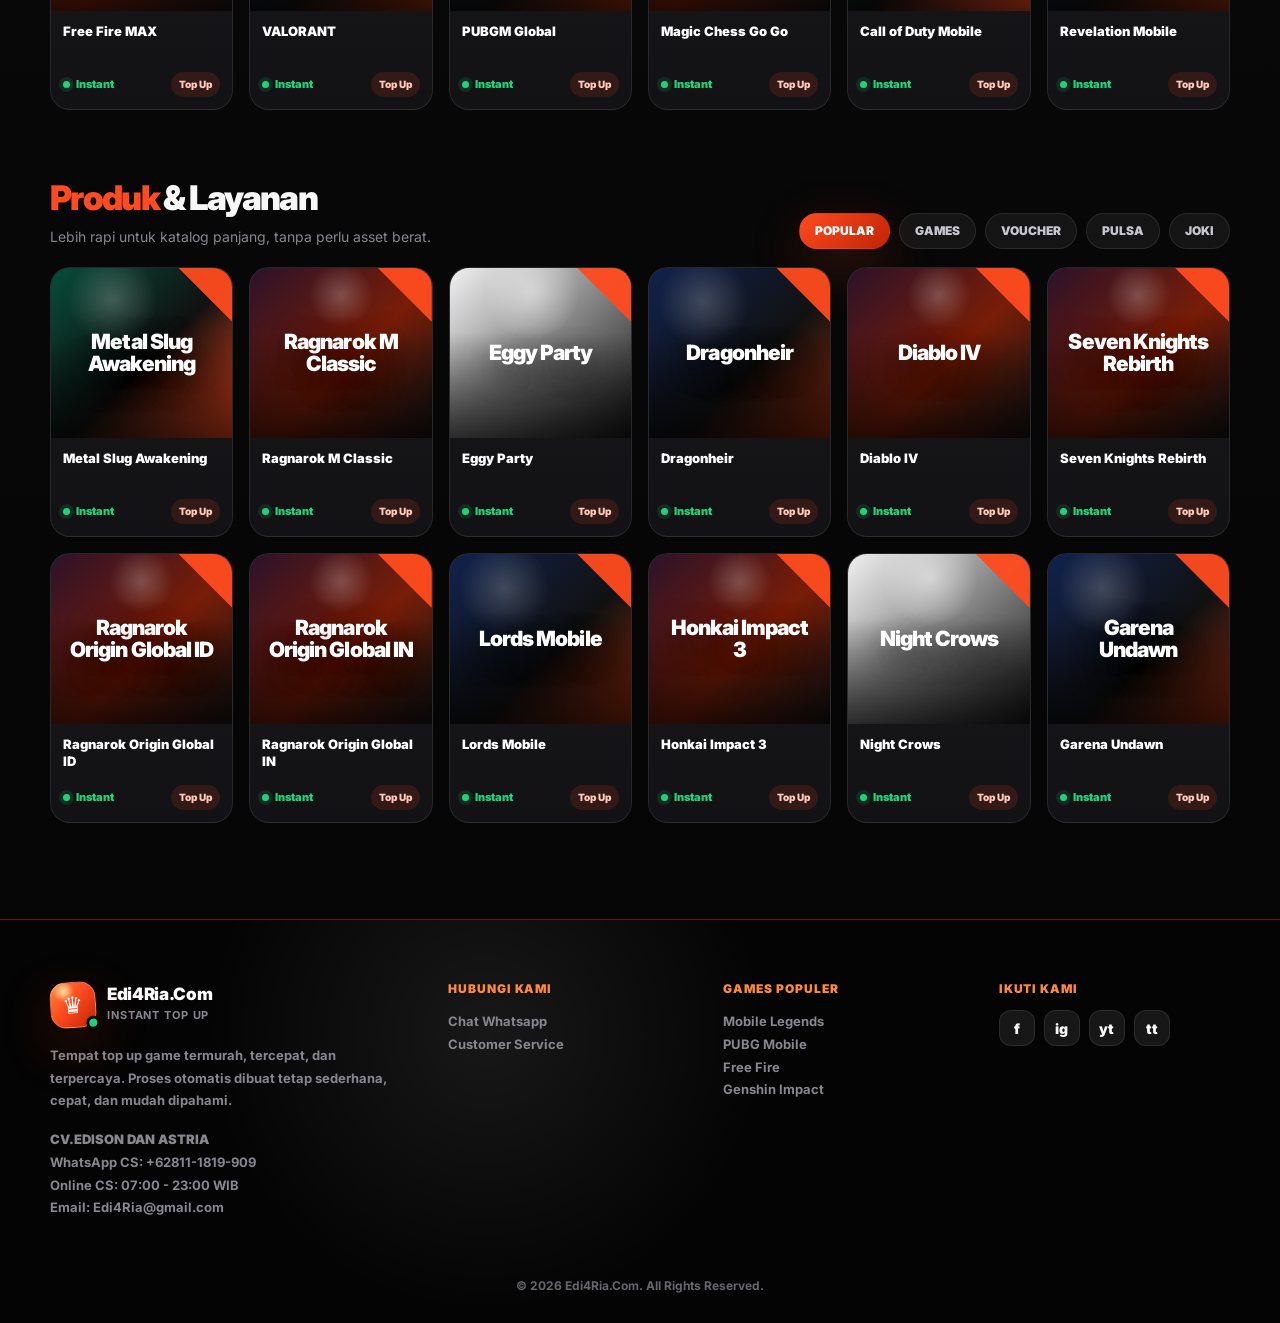
<file: edi4ria_revamp_1.html>
<!doctype html>
<html lang="id">
<head>
    <meta charset="utf-8">
    <meta name="viewport" content="width=device-width, initial-scale=1">
    <title>Edi4Ria Revamp V2</title>

    <!-- Bootstrap 4 hanya untuk helper grid/spacing. UI utama tetap manual CSS. -->
    <link rel="stylesheet" href="https://cdn.jsdelivr.net/npm/bootstrap@4.6.2/dist/css/bootstrap.min.css">
    <link href="https://fonts.googleapis.com/css2?family=Inter:wght@400;500;600;700;800;900&display=swap" rel="stylesheet">

    <style>
        :root {
            --bg: #070707;
            --bg-2: #0d0d0f;
            --surface: #121214;
            --surface-2: #19191c;
            --surface-3: #232327;
            --line: rgba(255, 255, 255, 0.09);
            --line-2: rgba(255, 255, 255, 0.15);
            --text: #f7f7f8;
            --text-soft: #c7c7ce;
            --text-muted: #87878f;
            --brand: #ff4b1f;
            --brand-2: #bf2406;
            --brand-3: #ff8a3d;
            --brand-soft: rgba(255, 75, 31, 0.14);
            --green: #20d37b;
            --yellow: #ffc857;
            --shadow: 0 24px 80px rgba(0, 0, 0, 0.46);
            --shadow-brand: 0 18px 54px rgba(255, 75, 31, 0.22);
            --radius-xs: 10px;
            --radius-sm: 14px;
            --radius-md: 20px;
            --radius-lg: 30px;
        }

        * {
            box-sizing: border-box;
        }

        html {
            scroll-behavior: smooth;
        }

        body {
            margin: 0;
            color: var(--text);
            background:
                radial-gradient(circle at 12% 0%, rgba(255, 75, 31, 0.20), transparent 300px),
                radial-gradient(circle at 88% 12%, rgba(255, 138, 61, 0.10), transparent 310px),
                linear-gradient(180deg, #050505 0%, #090909 42%, #040404 100%);
            font-family: "Inter", Arial, sans-serif;
            font-size: 14px;
            overflow-x: hidden;
        }

        body::before {
            content: "";
            position: fixed;
            inset: 0;
            z-index: -2;
            background-image:
                linear-gradient(rgba(255, 255, 255, 0.028) 1px, transparent 1px),
                linear-gradient(90deg, rgba(255, 255, 255, 0.028) 1px, transparent 1px);
            background-size: 52px 52px;
            mask-image: linear-gradient(180deg, black, transparent 72%);
        }

        a,
        a:hover {
            color: inherit;
            text-decoration: none;
        }

        button,
        input {
            font-family: inherit;
        }

        button {
            cursor: pointer;
        }

        .shell {
            min-height: 100vh;
        }

        .container-app {
            width: min(1180px, calc(100% - 32px));
            margin: 0 auto;
        }

        .app-header {
            position: sticky;
            top: 0;
            z-index: 100;
            background: rgba(7, 7, 7, 0.80);
            border-bottom: 1px solid var(--line);
            backdrop-filter: blur(18px);
        }

        .header-main {
            display: grid;
            grid-template-columns: 164px minmax(210px, 1fr) auto;
            gap: 18px;
            align-items: center;
            min-height: 72px;
        }

        .brand {
            display: inline-flex;
            align-items: center;
            gap: 11px;
        }

        .brand-badge {
            position: relative;
            display: grid;
            place-items: center;
            width: 46px;
            height: 46px;
            color: #ffffff;
            background:
                radial-gradient(circle at 30% 18%, #ffe1a3 0%, transparent 22%),
                linear-gradient(135deg, var(--brand-3), var(--brand) 45%, var(--brand-2));
            border: 1px solid rgba(255, 255, 255, 0.20);
            border-radius: 16px;
            box-shadow: var(--shadow-brand);
            font-size: 23px;
            transform: rotate(-4deg);
        }

        .brand-badge::after {
            content: "";
            position: absolute;
            right: -4px;
            bottom: -4px;
            width: 14px;
            height: 14px;
            background: var(--green);
            border: 3px solid var(--bg);
            border-radius: 50%;
        }

        .brand-text strong {
            display: block;
            color: #ffffff;
            font-size: 17px;
            font-weight: 900;
            line-height: 1;
            letter-spacing: -0.02em;
        }

        .brand-text span {
            display: block;
            margin-top: 4px;
            color: var(--text-muted);
            font-size: 11px;
            font-weight: 700;
            letter-spacing: 0.08em;
            text-transform: uppercase;
        }

        .search {
            position: relative;
        }

        .search input {
            width: 100%;
            height: 46px;
            padding: 0 18px 0 48px;
            color: var(--text);
            background: linear-gradient(180deg, rgba(255, 255, 255, 0.08), rgba(255, 255, 255, 0.045));
            border: 1px solid var(--line);
            border-radius: 16px;
            outline: none;
            transition: 0.18s ease;
        }

        .search input:focus {
            border-color: rgba(255, 75, 31, 0.60);
            box-shadow: 0 0 0 4px rgba(255, 75, 31, 0.12);
        }

        .search input::placeholder {
            color: #8e8e97;
        }

        .search-icon {
            position: absolute;
            top: 50%;
            left: 17px;
            width: 20px;
            height: 20px;
            transform: translateY(-50%);
        }

        .search-icon::before,
        .search-icon::after {
            content: "";
            position: absolute;
        }

        .search-icon::before {
            top: 1px;
            left: 1px;
            width: 13px;
            height: 13px;
            border: 2px solid var(--brand);
            border-radius: 50%;
        }

        .search-icon::after {
            right: 2px;
            bottom: 2px;
            width: 8px;
            height: 2px;
            background: var(--brand);
            border-radius: 2px;
            transform: rotate(45deg);
        }

        .header-actions {
            display: flex;
            align-items: center;
            gap: 10px;
        }

        .btn-ui {
            display: inline-flex;
            align-items: center;
            justify-content: center;
            gap: 8px;
            min-height: 42px;
            padding: 0 18px;
            border: 0;
            border-radius: 14px;
            font-weight: 800;
            line-height: 1;
            transition: 0.18s ease;
        }

        .btn-primary-ui {
            color: #ffffff;
            background: linear-gradient(135deg, var(--brand), var(--brand-2));
            box-shadow: 0 14px 34px rgba(255, 75, 31, 0.24);
        }

        .btn-primary-ui:hover {
            transform: translateY(-1px);
            box-shadow: 0 18px 46px rgba(255, 75, 31, 0.30);
        }

        .btn-muted-ui {
            color: #ffffff;
            background: rgba(255, 255, 255, 0.07);
            border: 1px solid var(--line);
        }

        .subnav-wrap {
            border-top: 1px solid rgba(255, 255, 255, 0.05);
            background: rgba(255, 255, 255, 0.035);
        }

        .subnav {
            display: flex;
            gap: 10px;
            padding: 10px 0;
            overflow-x: auto;
            scrollbar-width: none;
        }

        .subnav::-webkit-scrollbar {
            display: none;
        }

        .nav-btn {
            position: relative;
            display: inline-flex;
            align-items: center;
            gap: 9px;
            min-height: 40px;
            padding: 0 15px;
            color: var(--text-soft);
            background: transparent;
            border: 1px solid transparent;
            border-radius: 13px;
            font-size: 13px;
            font-weight: 800;
            white-space: nowrap;
            transition: 0.18s ease;
        }

        .nav-btn.active,
        .nav-btn:hover {
            color: #ffffff;
            background: #050505;
            border-color: rgba(255, 75, 31, 0.32);
        }

        .nav-ico {
            display: grid;
            place-items: center;
            width: 22px;
            height: 22px;
            color: #ffffff;
            background: var(--brand-soft);
            border-radius: 7px;
            font-size: 12px;
        }

        .page {
            display: none;
        }

        .page.active {
            display: block;
        }

        .section {
            padding: 34px 0;
        }

        .hero {
            padding: 36px 0 18px;
        }

        .hero-grid {
            display: grid;
            grid-template-columns: minmax(0, 1.45fr) minmax(320px, 0.72fr);
            gap: 18px;
            align-items: stretch;
        }

        .hero-main,
        .hero-side,
        .glass-card {
            position: relative;
            overflow: hidden;
            background: linear-gradient(180deg, rgba(255, 255, 255, 0.085), rgba(255, 255, 255, 0.045));
            border: 1px solid var(--line);
            box-shadow: var(--shadow);
        }

        .hero-main {
            min-height: 360px;
            padding: 34px;
            border-radius: var(--radius-lg);
        }

        .hero-main::before {
            content: "";
            position: absolute;
            inset: 0;
            background:
                linear-gradient(110deg, rgba(7, 7, 7, 0.94) 0%, rgba(7, 7, 7, 0.68) 45%, transparent 72%),
                radial-gradient(circle at 78% 28%, rgba(255, 75, 31, 0.38), transparent 240px),
                linear-gradient(135deg, #232346, #3d1435 42%, #111111 70%);
        }

        .hero-main::after {
            content: "EDI4RIA";
            position: absolute;
            right: -42px;
            bottom: 24px;
            color: rgba(255, 255, 255, 0.065);
            font-size: clamp(74px, 13vw, 176px);
            font-weight: 900;
            letter-spacing: -0.08em;
            line-height: 0.8;
        }

        .hero-copy {
            position: relative;
            z-index: 2;
            max-width: 560px;
        }

        .label {
            display: inline-flex;
            align-items: center;
            gap: 8px;
            padding: 8px 12px;
            color: #ffd7cc;
            background: rgba(255, 75, 31, 0.12);
            border: 1px solid rgba(255, 75, 31, 0.32);
            border-radius: 999px;
            font-size: 12px;
            font-weight: 900;
            letter-spacing: 0.06em;
            text-transform: uppercase;
        }

        .hero-title {
            margin: 22px 0 14px;
            font-size: clamp(40px, 6.4vw, 82px);
            font-weight: 900;
            letter-spacing: -0.075em;
            line-height: 0.88;
        }

        .hero-title span {
            display: block;
            color: transparent;
            background: linear-gradient(135deg, #ffffff, #ffb49c 50%, var(--brand));
            -webkit-background-clip: text;
            background-clip: text;
        }

        .hero-desc {
            max-width: 470px;
            margin: 0;
            color: var(--text-soft);
            font-size: 15px;
            line-height: 1.75;
        }

        .hero-actions {
            display: flex;
            flex-wrap: wrap;
            gap: 10px;
            margin-top: 26px;
        }

        .hero-stats {
            display: grid;
            grid-template-columns: repeat(3, 1fr);
            gap: 10px;
            max-width: 500px;
            margin-top: 28px;
        }

        .stat-card {
            padding: 14px;
            background: rgba(0, 0, 0, 0.34);
            border: 1px solid rgba(255, 255, 255, 0.08);
            border-radius: 16px;
        }

        .stat-card strong {
            display: block;
            color: #ffffff;
            font-size: 20px;
            font-weight: 900;
            line-height: 1;
        }

        .stat-card span {
            display: block;
            margin-top: 6px;
            color: var(--text-muted);
            font-size: 11px;
            font-weight: 700;
        }

        .hero-side {
            display: grid;
            min-height: 360px;
            padding: 22px;
            border-radius: var(--radius-lg);
        }

        .daily-card {
            display: flex;
            flex-direction: column;
            justify-content: space-between;
            min-height: 100%;
            padding: 22px;
            background:
                radial-gradient(circle at 80% 0%, rgba(255, 75, 31, 0.42), transparent 190px),
                linear-gradient(160deg, #1a1a1f, #0d0d0f);
            border: 1px solid var(--line);
            border-radius: 24px;
        }

        .daily-art {
            display: grid;
            place-items: center;
            height: 138px;
            margin-bottom: 18px;
            background:
                radial-gradient(circle at 40% 35%, rgba(255, 255, 255, 0.18), transparent 60px),
                linear-gradient(135deg, #201144, #7a1c09);
            border: 1px solid rgba(255, 255, 255, 0.12);
            border-radius: 22px;
            font-size: 60px;
            box-shadow: inset 0 -50px 80px rgba(0, 0, 0, 0.24);
        }

        .daily-card h3 {
            margin: 0;
            font-size: 24px;
            font-weight: 900;
            letter-spacing: -0.04em;
        }

        .daily-card p {
            margin: 8px 0 18px;
            color: var(--text-soft);
            line-height: 1.6;
        }

        .slider-dots {
            display: flex;
            justify-content: center;
            gap: 8px;
            margin-top: 18px;
        }

        .slider-dots span {
            width: 26px;
            height: 5px;
            background: rgba(255, 255, 255, 0.32);
            border-radius: 999px;
        }

        .slider-dots .active {
            width: 42px;
            background: linear-gradient(90deg, var(--brand), var(--brand-3));
        }

        .section-head {
            display: flex;
            align-items: flex-end;
            justify-content: space-between;
            gap: 18px;
            margin-bottom: 18px;
        }

        .section-title {
            margin: 0;
            font-size: clamp(22px, 3vw, 34px);
            font-weight: 900;
            letter-spacing: -0.05em;
        }

        .section-title span {
            color: var(--brand);
        }

        .section-note {
            margin: 8px 0 0;
            color: var(--text-muted);
            line-height: 1.6;
        }

        .tabs {
            display: flex;
            flex-wrap: wrap;
            gap: 9px;
        }

        .tab {
            min-height: 36px;
            padding: 0 15px;
            color: var(--text-soft);
            background: rgba(255, 255, 255, 0.055);
            border: 1px solid var(--line);
            border-radius: 999px;
            font-size: 12px;
            font-weight: 900;
            text-transform: uppercase;
            transition: 0.18s ease;
        }

        .tab.active,
        .tab:hover {
            color: #ffffff;
            background: linear-gradient(135deg, var(--brand), var(--brand-2));
            border-color: transparent;
            box-shadow: var(--shadow-brand);
        }

        .product-grid {
            display: grid;
            grid-template-columns: repeat(6, 1fr);
            gap: 16px;
        }

        .product-card {
            position: relative;
            min-height: 244px;
            background: linear-gradient(180deg, var(--surface-2), var(--surface));
            border: 1px solid var(--line);
            border-radius: 20px;
            overflow: hidden;
            cursor: pointer;
            transition: 0.18s ease;
        }

        .product-card:hover {
            transform: translateY(-5px);
            border-color: rgba(255, 75, 31, 0.44);
            box-shadow: var(--shadow-brand);
        }

        .product-card::before {
            content: "";
            position: absolute;
            top: 0;
            right: 0;
            width: 54px;
            height: 54px;
            background: var(--brand);
            clip-path: polygon(100% 0, 0 0, 100% 100%);
            opacity: 0.95;
            z-index: 2;
        }

        .product-cover {
            position: relative;
            height: 170px;
            overflow: hidden;
            background:
                radial-gradient(circle at 50% 16%, rgba(255, 255, 255, 0.23), transparent 32px),
                linear-gradient(135deg, #2c1229, #781d08 55%, #151515);
        }

        .product-cover.blue {
            background:
                radial-gradient(circle at 30% 20%, rgba(255, 255, 255, 0.20), transparent 45px),
                linear-gradient(135deg, #10224d, #111111 58%, #962a0b);
        }

        .product-cover.green {
            background:
                radial-gradient(circle at 34% 18%, rgba(255, 255, 255, 0.22), transparent 45px),
                linear-gradient(135deg, #064c3a, #111111 54%, #ff4b1f);
        }

        .product-cover.gray {
            background:
                radial-gradient(circle at 45% 14%, rgba(255, 255, 255, 0.48), transparent 48px),
                linear-gradient(135deg, #f1f1f1, #888888 48%, #171717);
        }

        .product-cover::after {
            content: "";
            position: absolute;
            inset: auto 0 0 0;
            height: 62%;
            background: linear-gradient(180deg, transparent, rgba(0, 0, 0, 0.68));
        }

        .cover-text {
            position: absolute;
            inset: 0;
            z-index: 1;
            display: flex;
            align-items: center;
            justify-content: center;
            padding: 18px;
            text-align: center;
            color: #ffffff;
            font-size: 21px;
            font-weight: 900;
            line-height: 1.04;
            letter-spacing: -0.045em;
            text-shadow: 0 10px 30px rgba(0, 0, 0, 0.72);
        }

        .product-body {
            padding: 12px;
        }

        .product-name {
            display: -webkit-box;
            min-height: 38px;
            margin: 0;
            color: #ffffff;
            font-size: 13px;
            font-weight: 900;
            line-height: 1.35;
            overflow: hidden;
            -webkit-line-clamp: 2;
            -webkit-box-orient: vertical;
        }

        .product-meta {
            display: flex;
            align-items: center;
            justify-content: space-between;
            gap: 8px;
            margin-top: 11px;
        }

        .status-dot {
            display: inline-flex;
            align-items: center;
            gap: 6px;
            color: var(--green);
            font-size: 11px;
            font-weight: 900;
        }

        .status-dot::before {
            content: "";
            width: 7px;
            height: 7px;
            background: currentColor;
            border-radius: 50%;
            box-shadow: 0 0 0 4px rgba(32, 211, 123, 0.12);
        }

        .tag-mini {
            padding: 5px 8px;
            color: #ffcabd;
            background: var(--brand-soft);
            border-radius: 999px;
            font-size: 10px;
            font-weight: 900;
        }

        .service-strip {
            display: grid;
            grid-template-columns: repeat(4, 1fr);
            gap: 12px;
            margin: 18px 0 22px;
        }

        .service-pill {
            display: flex;
            align-items: center;
            gap: 12px;
            min-height: 76px;
            padding: 16px;
            background:
                linear-gradient(180deg, rgba(255, 255, 255, 0.085), rgba(255, 255, 255, 0.04));
            border: 1px solid var(--line);
            border-radius: 20px;
        }

        .service-icon {
            display: grid;
            place-items: center;
            flex: 0 0 44px;
            width: 44px;
            height: 44px;
            background: linear-gradient(135deg, var(--brand), var(--brand-2));
            border-radius: 15px;
            font-size: 20px;
            box-shadow: var(--shadow-brand);
        }

        .service-pill strong {
            display: block;
            font-size: 13px;
            font-weight: 900;
        }

        .service-pill span {
            display: block;
            margin-top: 3px;
            color: var(--text-muted);
            font-size: 11px;
            font-weight: 700;
        }

        .game-banner {
            position: relative;
            min-height: 300px;
            overflow: hidden;
            background:
                linear-gradient(180deg, transparent 0%, rgba(7, 7, 7, 0.35) 52%, #070707 100%),
                radial-gradient(circle at 74% 24%, rgba(255, 75, 31, 0.42), transparent 260px),
                linear-gradient(135deg, #331948, #171722 48%, #7a220b);
        }

        .game-banner::after {
            content: "MAGIC CHESS";
            position: absolute;
            right: -20px;
            bottom: 10px;
            color: rgba(255, 255, 255, 0.075);
            font-size: clamp(70px, 12vw, 170px);
            font-weight: 900;
            letter-spacing: -0.09em;
        }

        .game-banner-inner {
            position: relative;
            z-index: 2;
            display: flex;
            align-items: flex-end;
            min-height: 300px;
            padding-bottom: 28px;
        }

        .game-cover-big {
            display: grid;
            place-items: center;
            flex: 0 0 180px;
            width: 180px;
            height: 220px;
            margin-right: 24px;
            background:
                radial-gradient(circle at 45% 25%, rgba(255, 255, 255, 0.22), transparent 56px),
                linear-gradient(135deg, #4a1d96, #121212 52%, #ff4b1f);
            border: 1px solid var(--line-2);
            border-radius: 28px;
            box-shadow: var(--shadow);
            text-align: center;
            font-size: 26px;
            font-weight: 900;
            line-height: 1;
            letter-spacing: -0.05em;
        }

        .game-info h1 {
            margin: 0;
            font-size: clamp(30px, 4vw, 48px);
            font-weight: 900;
            letter-spacing: -0.06em;
        }

        .game-info p {
            margin: 8px 0 0;
            color: #ffd5cc;
            font-weight: 800;
        }

        .order-layout {
            display: grid;
            grid-template-columns: minmax(0, 1.35fr) minmax(340px, 0.9fr);
            gap: 20px;
            align-items: start;
        }

        .panel {
            background: rgba(18, 18, 20, 0.88);
            border: 1px solid var(--line);
            border-radius: 24px;
            box-shadow: 0 18px 58px rgba(0, 0, 0, 0.26);
            overflow: hidden;
        }

        .panel-head {
            display: flex;
            align-items: center;
            justify-content: space-between;
            gap: 12px;
            padding: 16px 18px;
            background: rgba(255, 255, 255, 0.025);
            border-bottom: 1px solid var(--line);
        }

        .panel-title {
            display: flex;
            align-items: center;
            gap: 10px;
            margin: 0;
            color: #ffffff;
            font-size: 15px;
            font-weight: 900;
            text-transform: uppercase;
            letter-spacing: -0.015em;
        }

        .number-chip {
            display: grid;
            place-items: center;
            width: 28px;
            height: 28px;
            color: #ffffff;
            background: linear-gradient(135deg, var(--brand), var(--brand-2));
            border-radius: 10px;
            font-size: 12px;
            font-weight: 900;
        }

        .nominal-grid {
            display: grid;
            grid-template-columns: repeat(2, 1fr);
            gap: 12px;
            padding: 16px;
        }

        .nominal-card {
            position: relative;
            display: grid;
            grid-template-columns: 50px minmax(0, 1fr);
            gap: 12px;
            align-items: center;
            min-height: 78px;
            padding: 12px;
            background:
                linear-gradient(140deg, rgba(255, 255, 255, 0.085), rgba(255, 255, 255, 0.035)),
                var(--surface);
            border: 1px solid var(--line);
            border-radius: 18px;
            transition: 0.18s ease;
            cursor: pointer;
        }

        .nominal-card:hover,
        .nominal-card.active {
            transform: translateY(-2px);
            border-color: rgba(255, 75, 31, 0.62);
            box-shadow: 0 18px 40px rgba(255, 75, 31, 0.13);
        }

        .nominal-card.active::after {
            content: "✓";
            position: absolute;
            top: 10px;
            right: 10px;
            display: grid;
            place-items: center;
            width: 20px;
            height: 20px;
            color: #ffffff;
            background: var(--brand);
            border-radius: 50%;
            font-size: 11px;
            font-weight: 900;
        }

        .nominal-icon {
            display: grid;
            place-items: center;
            width: 50px;
            height: 50px;
            background: #0a0a0b;
            border: 1px solid var(--line);
            border-radius: 15px;
            font-size: 23px;
        }

        .nominal-name {
            max-width: calc(100% - 24px);
            margin: 0 0 5px;
            color: #ffffff;
            font-size: 12px;
            font-weight: 900;
            line-height: 1.35;
        }

        .old-price {
            display: inline-block;
            padding: 2px 7px;
            color: #ffffff;
            background: var(--brand);
            border-radius: 999px;
            font-size: 10px;
            font-weight: 900;
            text-decoration: line-through;
        }

        .price {
            color: #ffffff;
            font-size: 13px;
            font-weight: 900;
        }

        .sticky-side {
            position: sticky;
            top: 136px;
            display: grid;
            gap: 14px;
        }

        .form-pad {
            padding: 16px;
        }

        .input-row {
            display: grid;
            grid-template-columns: 1fr 1fr;
            gap: 10px;
        }

        .input-ui {
            width: 100%;
            height: 46px;
            padding: 0 14px;
            color: #ffffff;
            background: #0a0a0b;
            border: 1px solid var(--line-2);
            border-radius: 14px;
            outline: none;
            transition: 0.18s ease;
        }

        .input-ui:focus {
            border-color: rgba(255, 75, 31, 0.70);
            box-shadow: 0 0 0 4px rgba(255, 75, 31, 0.12);
        }

        .hint {
            margin: 10px 0 0;
            color: var(--text-muted);
            font-size: 11px;
            font-weight: 600;
            line-height: 1.6;
        }

        .payment-options {
            display: grid;
            gap: 10px;
            padding: 16px;
        }

        .payment-card {
            display: grid;
            grid-template-columns: 74px 1fr auto;
            gap: 12px;
            align-items: center;
            min-height: 68px;
            padding: 12px;
            background: rgba(255, 255, 255, 0.055);
            border: 1px solid var(--line);
            border-radius: 18px;
            transition: 0.18s ease;
            cursor: pointer;
        }

        .payment-card:hover,
        .payment-card.active {
            background: rgba(255, 75, 31, 0.10);
            border-color: rgba(255, 75, 31, 0.50);
        }

        .payment-logo {
            display: grid;
            place-items: center;
            height: 42px;
            color: #ffd8a8;
            background: #050505;
            border: 1px solid var(--line);
            border-radius: 12px;
            font-size: 12px;
            font-weight: 900;
        }

        .payment-card strong {
            display: block;
            color: #ffffff;
            font-size: 12px;
            line-height: 1.45;
        }

        .payment-card span {
            display: block;
            margin-top: 3px;
            color: var(--text-muted);
            font-size: 11px;
            font-weight: 700;
        }

        .accordion-list {
            display: grid;
            gap: 9px;
            padding: 0 16px 16px;
        }

        .accordion-btn {
            display: flex;
            align-items: center;
            justify-content: space-between;
            min-height: 50px;
            padding: 0 14px;
            color: #ffffff;
            background: rgba(255, 255, 255, 0.07);
            border: 1px solid var(--line);
            border-radius: 15px;
            font-weight: 900;
        }

        .checkout-box {
            padding: 0 16px 16px;
        }

        .checkout-box .btn-ui {
            width: 100%;
            min-height: 52px;
            border-radius: 16px;
        }

        .status-hero {
            position: relative;
            display: grid;
            place-items: center;
            min-height: 300px;
            text-align: center;
            overflow: hidden;
            background:
                linear-gradient(180deg, rgba(7, 7, 7, 0.25), #070707),
                radial-gradient(circle at 50% 20%, rgba(255, 75, 31, 0.34), transparent 290px),
                linear-gradient(135deg, #2b150d, #101011 56%, #421306);
        }

        .status-hero::before {
            content: "INVOICE";
            position: absolute;
            bottom: -15px;
            color: rgba(255, 255, 255, 0.055);
            font-size: clamp(80px, 15vw, 210px);
            font-weight: 900;
            letter-spacing: -0.1em;
            line-height: 0.7;
        }

        .status-content {
            position: relative;
            z-index: 1;
            max-width: 720px;
            padding: 0 18px;
        }

        .status-content h1 {
            margin: 12px 0 10px;
            font-size: clamp(32px, 5vw, 58px);
            font-weight: 900;
            letter-spacing: -0.075em;
            line-height: 0.98;
        }

        .status-content p {
            margin: 0;
            color: var(--text-soft);
            font-weight: 700;
        }

        .status-content b {
            color: var(--brand-3);
        }

        .timeline {
            position: relative;
            z-index: 2;
            display: grid;
            grid-template-columns: repeat(4, 1fr);
            gap: 12px;
            margin-top: -36px;
            margin-bottom: 22px;
        }

        .timeline-card {
            min-height: 94px;
            padding: 15px;
            background: rgba(18, 18, 20, 0.92);
            border: 1px solid var(--line);
            border-radius: 20px;
            box-shadow: 0 18px 50px rgba(0, 0, 0, 0.30);
        }

        .timeline-top {
            display: flex;
            align-items: center;
            gap: 10px;
        }

        .timeline-icon {
            display: grid;
            place-items: center;
            width: 38px;
            height: 38px;
            background: linear-gradient(135deg, var(--brand), var(--brand-2));
            border-radius: 14px;
            font-size: 18px;
        }

        .timeline-card.disabled .timeline-icon {
            background: #44444a;
        }

        .timeline-card strong {
            display: block;
            font-size: 13px;
            font-weight: 900;
        }

        .timeline-card span {
            display: block;
            margin-top: 4px;
            color: var(--text-muted);
            font-size: 11px;
            font-weight: 700;
        }

        .payment-detail-grid {
            display: grid;
            grid-template-columns: minmax(0, 1fr) minmax(340px, 0.9fr);
            gap: 18px;
            align-items: start;
        }

        .qr-wrap {
            display: grid;
            place-items: center;
            margin: 22px 0;
        }

        .qr-box {
            display: grid;
            place-items: center;
            width: 238px;
            height: 238px;
            color: #111111;
            background:
                linear-gradient(90deg, #111 10px, transparent 10px) 0 0 / 22px 22px,
                linear-gradient(#111 10px, transparent 10px) 0 0 / 22px 22px,
                #ffffff;
            border: 14px solid #ffffff;
            border-radius: 18px;
            box-shadow: 0 20px 48px rgba(0, 0, 0, 0.36);
        }

        .qr-box::before {
            content: "QRIS";
            display: grid;
            place-items: center;
            width: 82px;
            height: 42px;
            color: #111111;
            background: #ffffff;
            border: 4px solid #111111;
            border-radius: 8px;
            font-size: 18px;
            font-weight: 900;
        }

        .timer {
            display: flex;
            gap: 7px;
            justify-content: flex-end;
        }

        .timer span {
            display: grid;
            place-items: center;
            min-width: 42px;
            height: 40px;
            background: linear-gradient(135deg, var(--brand), var(--brand-2));
            border-radius: 12px;
            font-weight: 900;
            box-shadow: var(--shadow-brand);
        }

        .detail-row {
            display: grid;
            grid-template-columns: 1fr auto;
            gap: 12px;
            padding: 13px 0;
            border-bottom: 1px solid var(--line);
        }

        .detail-row span {
            color: var(--text-muted);
            font-weight: 700;
        }

        .detail-row strong {
            color: #ffffff;
            text-align: right;
            font-weight: 900;
        }

        .info-box {
            margin-top: 16px;
            padding: 18px;
            background: rgba(255, 255, 255, 0.055);
            border: 1px solid var(--line);
            border-left: 4px solid var(--brand);
            border-radius: 20px;
        }

        .info-box h3 {
            margin: 0 0 10px;
            font-size: 15px;
            font-weight: 900;
            text-transform: uppercase;
        }

        .info-box ol {
            margin: 0;
            padding-left: 19px;
            color: var(--text-soft);
            line-height: 1.8;
            font-weight: 700;
        }

        .login-wrap {
            display: grid;
            place-items: center;
            min-height: calc(100vh - 124px);
            padding: 42px 0;
        }

        .login-shell {
            display: grid;
            grid-template-columns: minmax(0, 0.9fr) minmax(360px, 0.82fr);
            width: min(980px, calc(100% - 32px));
            min-height: 560px;
            overflow: hidden;
            background: rgba(18, 18, 20, 0.88);
            border: 1px solid var(--line);
            border-radius: 34px;
            box-shadow: var(--shadow);
        }

        .login-art {
            position: relative;
            padding: 34px;
            background:
                radial-gradient(circle at 42% 26%, rgba(255, 255, 255, 0.16), transparent 80px),
                radial-gradient(circle at 70% 18%, rgba(255, 75, 31, 0.46), transparent 260px),
                linear-gradient(135deg, #351949, #151515 54%, #81240a);
        }

        .login-art::after {
            content: "MEMBER";
            position: absolute;
            left: 22px;
            bottom: 18px;
            color: rgba(255, 255, 255, 0.07);
            font-size: 92px;
            font-weight: 900;
            letter-spacing: -0.1em;
            line-height: 0.8;
        }

        .login-art h2 {
            position: relative;
            z-index: 1;
            max-width: 360px;
            margin: 20px 0 10px;
            font-size: 48px;
            font-weight: 900;
            line-height: 0.95;
            letter-spacing: -0.08em;
        }

        .login-art p {
            position: relative;
            z-index: 1;
            max-width: 350px;
            color: var(--text-soft);
            line-height: 1.7;
            font-weight: 700;
        }

        .login-form {
            padding: 38px;
            background:
                linear-gradient(180deg, rgba(255, 255, 255, 0.05), transparent),
                #0c0c0e;
        }

        .login-form h1 {
            margin: 0;
            font-size: 40px;
            font-weight: 900;
            letter-spacing: -0.07em;
        }

        .login-form > p {
            margin: 8px 0 24px;
            color: var(--text-muted);
            font-weight: 700;
        }

        .form-field {
            margin-bottom: 13px;
        }

        .form-field label {
            display: block;
            margin-bottom: 7px;
            color: var(--text-soft);
            font-size: 12px;
            font-weight: 900;
            text-transform: uppercase;
            letter-spacing: 0.06em;
        }

        .login-input {
            width: 100%;
            height: 52px;
            padding: 0 15px;
            color: #ffffff;
            background: rgba(255, 255, 255, 0.07);
            border: 1px solid var(--line);
            border-radius: 16px;
            outline: none;
        }

        .login-input:focus {
            border-color: rgba(255, 75, 31, 0.65);
            box-shadow: 0 0 0 4px rgba(255, 75, 31, 0.12);
        }

        .captcha {
            display: flex;
            align-items: center;
            justify-content: space-between;
            gap: 14px;
            min-height: 66px;
            margin: 18px 0;
            padding: 13px;
            color: #222222;
            background: #f5f5f5;
            border-radius: 14px;
        }

        .captcha-left {
            display: flex;
            align-items: center;
            gap: 12px;
            font-weight: 700;
        }

        .check-box {
            width: 28px;
            height: 28px;
            background: #ffffff;
            border: 2px solid #666666;
            border-radius: 4px;
        }

        .footer {
            margin-top: 62px;
            border-top: 1px solid rgba(255, 75, 31, 0.38);
            background:
                radial-gradient(circle at 38% 28%, rgba(255, 255, 255, 0.08), transparent 280px),
                #040404;
        }

        .footer-grid {
            display: grid;
            grid-template-columns: 1.3fr 0.85fr 0.85fr 0.85fr;
            gap: 44px;
            padding: 62px 0 42px;
        }

        .footer h3,
        .footer h4 {
            color: #ffffff;
            font-weight: 900;
        }

        .footer h3 {
            margin: 0 0 10px;
            font-size: 22px;
            letter-spacing: -0.05em;
        }

        .footer h4 {
            margin: 0 0 14px;
            color: var(--brand-3);
            font-size: 12px;
            text-transform: uppercase;
            letter-spacing: 0.08em;
        }

        .footer p,
        .footer li {
            color: var(--text-muted);
            line-height: 1.75;
            font-size: 13px;
            font-weight: 700;
        }

        .footer ul {
            margin: 0;
            padding: 0;
            list-style: none;
        }

        .socials {
            display: flex;
            gap: 9px;
        }

        .socials a {
            display: grid;
            place-items: center;
            width: 36px;
            height: 36px;
            color: #ffffff;
            background: rgba(255, 255, 255, 0.08);
            border: 1px solid var(--line);
            border-radius: 12px;
            font-weight: 900;
        }

        .copyright {
            padding: 0 0 28px;
            color: #66666d;
            text-align: center;
            font-size: 12px;
            font-weight: 700;
        }

        .float-brand {
            position: fixed;
            right: 22px;
            bottom: 22px;
            z-index: 80;
            display: grid;
            place-items: center;
            width: 48px;
            height: 48px;
            background: linear-gradient(135deg, var(--brand), var(--brand-2));
            border: 0;
            border-radius: 16px;
            box-shadow: var(--shadow-brand);
            color: #ffffff;
            font-size: 20px;
        }

        @media (max-width: 1120px) {
            .product-grid {
                grid-template-columns: repeat(4, 1fr);
            }

            .hero-grid,
            .order-layout,
            .payment-detail-grid {
                grid-template-columns: 1fr;
            }

            .sticky-side {
                position: static;
            }
        }

        @media (max-width: 820px) {
            .header-main {
                grid-template-columns: 1fr;
                gap: 10px;
                padding: 12px 0;
            }

            .brand {
                justify-self: start;
            }

            .header-actions {
                justify-content: stretch;
            }

            .header-actions .btn-ui {
                flex: 1;
            }

            .hero-stats,
            .service-strip,
            .timeline,
            .footer-grid,
            .login-shell {
                grid-template-columns: 1fr 1fr;
            }

            .login-shell {
                grid-template-columns: 1fr;
            }

            .login-art {
                min-height: 300px;
            }
        }

        @media (max-width: 640px) {
            .container-app {
                width: min(100% - 22px, 1180px);
            }

            .product-grid {
                grid-template-columns: repeat(2, 1fr);
                gap: 12px;
            }

            .hero-main,
            .hero-side,
            .login-form {
                padding: 22px;
                border-radius: 24px;
            }

            .hero-grid,
            .service-strip,
            .timeline,
            .footer-grid,
            .hero-stats {
                grid-template-columns: 1fr;
            }

            .game-banner-inner {
                display: block;
                padding: 32px 0 26px;
            }

            .game-cover-big {
                width: 140px;
                height: 172px;
                margin: 0 0 18px;
                font-size: 20px;
                border-radius: 22px;
            }

            .nominal-grid,
            .input-row {
                grid-template-columns: 1fr;
            }

            .payment-card {
                grid-template-columns: 66px 1fr;
            }

            .payment-card .arrow {
                display: none;
            }
        }
    </style>
</head>
<body>
    <div class="shell">
        <header class="app-header">
            <div class="container-app header-main">
                <a href="#" class="brand" data-page="home">
                    <span class="brand-badge">♛</span>
                    <span class="brand-text">
                        <strong>Edi4Ria</strong>
                        <span>Instant Top Up</span>
                    </span>
                </a>

                <div class="search">
                    <span class="search-icon"></span>
                    <input type="search" placeholder="Cari game, voucher, pulsa, atau layanan...">
                </div>

                <div class="header-actions">
                    <button class="btn-ui btn-primary-ui" data-page="login">Daftar</button>
                    <button class="btn-ui btn-muted-ui" data-page="login">Masuk</button>
                </div>
            </div>

            <div class="subnav-wrap">
                <nav class="container-app subnav">
                    <button class="nav-btn active" data-page="home"><span class="nav-ico">⌂</span>Beranda</button>
                    <button class="nav-btn" data-page="payment"><span class="nav-ico">#</span>Cek Pesanan</button>
                    <button class="nav-btn"><span class="nav-ico">%</span>Kalkulator</button>
                    <button class="nav-btn" data-page="game"><span class="nav-ico">▶</span>Demo Game Page</button>
                </nav>
            </div>
        </header>

        <main>
            <section class="page active" id="page-home">
                <div class="container-app hero">
                    <div class="hero-grid">
                        <div class="hero-main">
                            <div class="hero-copy">
                                <span class="label">⚡ Revamp visual ringan</span>
                                <h1 class="hero-title">Top Up <span>Lebih Ngebut.</span></h1>
                                <p class="hero-desc">
                                    Identitas lama tetap dipertahankan: gelap, oranye, gaming, dan card produk. Bedanya, sekarang lebih clean, lebih mahal dilihat, dan tetap hemat asset.
                                </p>

                                <div class="hero-actions">
                                    <button class="btn-ui btn-primary-ui" data-page="game">Mulai Top Up →</button>
                                    <button class="btn-ui btn-muted-ui" data-page="payment">Cek Pesanan</button>
                                </div>

                                <div class="hero-stats">
                                    <div class="stat-card">
                                        <strong>24J</strong>
                                        <span>Layanan aktif</span>
                                    </div>
                                    <div class="stat-card">
                                        <strong>1m</strong>
                                        <span>Proses otomatis</span>
                                    </div>
                                    <div class="stat-card">
                                        <strong>QRIS</strong>
                                        <span>Bayar fleksibel</span>
                                    </div>
                                </div>
                            </div>
                        </div>

                        <aside class="hero-side">
                            <div class="daily-card">
                                <div>
                                    <div class="daily-art">💎</div>
                                    <span class="label">Promo hari ini</span>
                                    <h3>Magic Chess Go Go</h3>
                                    <p>Layout promo baru, tetap bisa diganti banner gambar asli nanti.</p>
                                </div>
                                <button class="btn-ui btn-primary-ui" data-page="game">Lihat Produk</button>
                            </div>
                        </aside>
                    </div>

                    <div class="slider-dots">
                        <span></span>
                        <span class="active"></span>
                        <span></span>
                    </div>
                </div>

                <section class="container-app section">
                    <div class="section-head">
                        <div>
                            <h2 class="section-title"><span>Popular</span> Games</h2>
                            <p class="section-note">Card lama dipertahankan, tapi cover, hover, badge, dan spacing dibuat lebih baru.</p>
                        </div>
                        <div class="tabs">
                            <button class="tab active">Semua</button>
                            <button class="tab">Games</button>
                            <button class="tab">Voucher</button>
                        </div>
                    </div>
                    <div class="product-grid" id="popularGrid"></div>
                </section>

                <section class="container-app section">
                    <div class="section-head">
                        <div>
                            <h2 class="section-title"><span>Produk</span> & Layanan</h2>
                            <p class="section-note">Lebih rapi untuk katalog panjang, tanpa perlu asset berat.</p>
                        </div>
                        <div class="tabs">
                            <button class="tab active">Popular</button>
                            <button class="tab">Games</button>
                            <button class="tab">Voucher</button>
                            <button class="tab">Pulsa</button>
                            <button class="tab">Joki</button>
                        </div>
                    </div>
                    <div class="product-grid" id="serviceGrid"></div>
                </section>

                <div data-footer></div>
            </section>

            <section class="page" id="page-game">
                <div class="game-banner">
                    <div class="container-app game-banner-inner">
                        <div class="game-cover-big">MAGIC<br>CHESS</div>
                        <div class="game-info">
                            <span class="label">✓ Produk Instant</span>
                            <h1>Magic Chess: Go Go</h1>
                            <p>Input ID → pilih nominal → pilih pembayaran → selesai.</p>
                        </div>
                    </div>
                </div>

                <div class="container-app section" style="padding-top: 18px;">
                    <div class="service-strip">
                        <div class="service-pill">
                            <span class="service-icon">🛡</span>
                            <div><strong>Jaminan Layanan</strong><span>Aman & terverifikasi</span></div>
                        </div>
                        <div class="service-pill">
                            <span class="service-icon">☎</span>
                            <div><strong>Layanan 24 Jam</strong><span>CS tetap tersedia</span></div>
                        </div>
                        <div class="service-pill">
                            <span class="service-icon">▣</span>
                            <div><strong>Payment Lengkap</strong><span>QRIS, e-wallet, VA</span></div>
                        </div>
                        <div class="service-pill">
                            <span class="service-icon">⚡</span>
                            <div><strong>Proses Otomatis</strong><span>Cepat setelah bayar</span></div>
                        </div>
                    </div>

                    <div class="order-layout">
                        <div class="panel">
                            <div class="panel-head">
                                <h3 class="panel-title"><span class="number-chip">1</span>Pilih Nominal</h3>
                                <span class="tag-mini">34 Produk</span>
                            </div>
                            <div class="nominal-grid" id="nominalGrid"></div>
                        </div>

                        <aside class="sticky-side">
                            <button class="btn-ui btn-primary-ui" style="width:100%;min-height:48px;">ⓘ Lihat Cara Pembelian</button>

                            <div class="panel">
                                <div class="panel-head">
                                    <h3 class="panel-title"><span class="number-chip">2</span>Informasi Pesanan</h3>
                                </div>
                                <div class="form-pad">
                                    <div class="input-row">
                                        <input class="input-ui" placeholder="Masukkan User ID">
                                        <input class="input-ui" placeholder="Masukkan Zone ID">
                                    </div>
                                    <p class="hint">Masukkan ID dengan benar. Contoh format: 12345678(1234).</p>
                                    <div style="display:grid;grid-template-columns:1fr 48px;gap:10px;margin-top:12px;">
                                        <input class="input-ui" placeholder="Nomor WhatsApp">
                                        <button class="btn-ui btn-primary-ui" style="padding:0;">✆</button>
                                    </div>
                                </div>
                            </div>

                            <div class="panel">
                                <div class="panel-head">
                                    <h3 class="panel-title"><span class="number-chip">3</span>Pilih Pembayaran</h3>
                                </div>
                                <div class="payment-options">
                                    <div class="payment-card active">
                                        <div class="payment-logo">QRIS-1</div>
                                        <div><strong>QRIS - DANA, OVO, GOPAY, SHOPEEPAY</strong><span>Langsung masuk setelah bayar</span></div>
                                        <span class="arrow">✓</span>
                                    </div>
                                    <div class="payment-card">
                                        <div class="payment-logo">QRIS-2</div>
                                        <div><strong>QRIS - DANA, GOPAY, OVO, LINK AJA</strong><span>All payment support</span></div>
                                        <span class="arrow">›</span>
                                    </div>
                                </div>

                                <div class="accordion-list">
                                    <button class="accordion-btn">💳 E-Wallet <span>⌄</span></button>
                                    <button class="accordion-btn">🏦 Bank Transfer <span>⌄</span></button>
                                    <button class="accordion-btn">▣ Virtual Account <span>⌄</span></button>
                                    <button class="accordion-btn">🏪 Convenience Store <span>⌄</span></button>
                                    <button class="accordion-btn">📱 Pulsa <span>⌄</span></button>
                                </div>

                                <div class="checkout-box">
                                    <button class="btn-ui btn-primary-ui" data-page="payment">Bayar Sekarang →</button>
                                </div>
                            </div>
                        </aside>
                    </div>
                </div>

                <div data-footer></div>
            </section>

            <section class="page" id="page-payment">
                <div class="status-hero">
                    <div class="status-content">
                        <span class="label">Terima Kasih</span>
                        <h1>Harap Lengkapi Pembayaran</h1>
                        <p>Pesanan kamu <b>E4R120260513134388</b> menunggu pembayaran sebelum diproses.</p>
                    </div>
                </div>

                <div class="container-app section" style="padding-top:0;">
                    <div class="timeline">
                        <div class="timeline-card">
                            <div class="timeline-top"><span class="timeline-icon">▤</span><div><strong>Pesanan Mulai</strong><span>05/13/2026, 01:34 PM</span></div></div>
                        </div>
                        <div class="timeline-card">
                            <div class="timeline-top"><span class="timeline-icon">◷</span><div><strong>Menunggu Bayar</strong><span>Unpaid</span></div></div>
                        </div>
                        <div class="timeline-card disabled">
                            <div class="timeline-top"><span class="timeline-icon">▣</span><div><strong>Pengiriman</strong><span>Belum dibayar</span></div></div>
                        </div>
                        <div class="timeline-card disabled">
                            <div class="timeline-top"><span class="timeline-icon">✓</span><div><strong>Selesai</strong><span>Menunggu</span></div></div>
                        </div>
                    </div>

                    <div class="payment-detail-grid">
                        <div>
                            <div class="panel">
                                <div class="panel-head">
                                    <div style="display:flex;align-items:center;gap:12px;">
                                        <span class="brand-badge" style="width:48px;height:48px;border-radius:16px;font-size:22px;">♛</span>
                                        <div>
                                            <h3 style="margin:0;font-size:18px;font-weight:900;">Free Fire</h3>
                                            <p style="margin:3px 0 0;color:var(--text-muted);font-weight:700;">Level Up Pass - Level 6</p>
                                        </div>
                                    </div>
                                    <div class="timer"><span>23</span><span>59</span><span>53</span></div>
                                </div>

                                <div class="form-pad">
                                    <h3 style="margin:0 0 6px;font-size:16px;font-weight:900;">Scan QR di bawah ini</h3>
                                    <p class="hint" style="margin-top:0;">Selesaikan pembayaran sesuai metode yang sudah dipilih agar pesanan diproses otomatis.</p>
                                    <div class="qr-wrap"><div class="qr-box"></div></div>
                                    <div class="detail-row"><span>Total Pembayaran</span><strong>Rp 5.145</strong></div>
                                    <div style="display:flex;justify-content:space-between;gap:16px;align-items:center;margin-top:18px;">
                                        <div>
                                            <strong>Pesanan belum masuk?</strong>
                                            <p class="hint" style="margin-top:4px;">Hubungi CS untuk konfirmasi.</p>
                                        </div>
                                        <button class="btn-ui btn-primary-ui">Kontak Kami</button>
                                    </div>
                                </div>
                            </div>

                            <div class="info-box">
                                <h3>Informasi Cara Pembayaran</h3>
                                <ol>
                                    <li>Screenshot QR code pembayaran.</li>
                                    <li>Buka e-wallet atau m-banking pilihan kamu.</li>
                                    <li>Pilih upload gambar atau scan dari galeri.</li>
                                    <li>Pastikan nominal sudah sesuai.</li>
                                    <li>Lakukan pembayaran dan tunggu proses otomatis.</li>
                                </ol>
                            </div>
                        </div>

                        <aside class="panel">
                            <div class="panel-head">
                                <h3 class="panel-title"><span class="number-chip">#</span>Rincian Pembayaran</h3>
                            </div>
                            <div class="form-pad">
                                <div class="detail-row"><span>Invoice ID</span><strong>E4R120260513134438</strong></div>
                                <div class="detail-row"><span>Metode</span><strong>QRIS-2</strong></div>
                                <div class="detail-row"><span>Produk</span><strong>Level Up Pass - Level 6</strong></div>
                                <div class="detail-row"><span>Nickname</span><strong>deadshc</strong></div>
                                <div class="detail-row"><span>ID Game</span><strong>1231</strong></div>
                                <div class="detail-row"><span>No. HP</span><strong>081231</strong></div>
                                <div class="detail-row"><span>Harga Produk</span><strong>Rp 5.000</strong></div>
                                <div class="detail-row"><span>Fee</span><strong>Rp 145</strong></div>
                                <div class="detail-row"><span>Status</span><strong>Menunggu Pembayaran</strong></div>
                            </div>
                        </aside>
                    </div>
                </div>

                <div data-footer></div>
            </section>

            <section class="page" id="page-login">
                <div class="login-wrap">
                    <div class="login-shell">
                        <div class="login-art">
                            <span class="brand-badge">♛</span>
                            <h2>Member Area Edi4Ria</h2>
                            <p>Login page dibuat beda dari versi lama: bukan cuma form di tengah, tapi split layout yang terasa lebih modern.</p>
                        </div>

                        <div class="login-form">
                            <h1>Login Member</h1>
                            <p>Masuk dengan akun member kamu.</p>

                            <div class="form-field">
                                <label>Username</label>
                                <input class="login-input" type="text" placeholder="Masukkan username">
                            </div>

                            <div class="form-field">
                                <label>Password</label>
                                <input class="login-input" type="password" placeholder="Masukkan password">
                            </div>

                            <div class="captcha">
                                <div class="captcha-left"><span class="check-box"></span>Saya bukan robot</div>
                                <strong style="color:#4c6fff;">↻</strong>
                            </div>

                            <button class="btn-ui btn-primary-ui" style="width:100%;min-height:52px;">Login Sekarang</button>
                            <div style="margin:18px 0;text-align:center;color:var(--text-soft);font-weight:900;">Belum punya akun?</div>
                            <button class="btn-ui btn-muted-ui" style="width:100%;min-height:52px;">Daftar Sekarang</button>
                        </div>
                    </div>
                </div>
            </section>
        </main>

        <button class="float-brand" id="toTop">↑</button>
    </div>

    <template id="footerTemplate">
        <footer class="footer">
            <div class="container-app footer-grid">
                <div>
                    <a href="#" class="brand" data-page="home" style="margin-bottom:16px;">
                        <span class="brand-badge">♛</span>
                        <span class="brand-text"><strong>Edi4Ria.Com</strong><span>Instant Top Up</span></span>
                    </a>
                    <p>Tempat top up game termurah, tercepat, dan terpercaya. Proses otomatis dibuat tetap sederhana, cepat, dan mudah dipahami.</p>
                    <p><strong>CV.EDISON DAN ASTRIA</strong><br>WhatsApp CS: +62811-1819-909<br>Online CS: 07:00 - 23:00 WIB<br>Email: Edi4Ria@gmail.com</p>
                </div>
                <div>
                    <h4>Hubungi Kami</h4>
                    <ul><li>Chat Whatsapp</li><li>Customer Service</li></ul>
                </div>
                <div>
                    <h4>Games Populer</h4>
                    <ul><li>Mobile Legends</li><li>PUBG Mobile</li><li>Free Fire</li><li>Genshin Impact</li></ul>
                </div>
                <div>
                    <h4>Ikuti Kami</h4>
                    <div class="socials"><a>f</a><a>ig</a><a>yt</a><a>tt</a></div>
                </div>
            </div>
            <div class="copyright">© 2026 Edi4Ria.Com. All Rights Reserved.</div>
        </footer>
    </template>

    <script>
        const popularProducts = [
            ["MLBB Indonesia", ""],
            ["Free Fire", "blue"],
            ["MLBB Malaysia", ""],
            ["MLBB Philippines", ""],
            ["Bigo Live", "green"],
            ["Voucher Roblox", "gray"],
            ["MLBB Singapore", ""],
            ["Voucher Nintendo", "gray"],
            ["PUBGM ID", "blue"],
            ["MLBB First Top Up", ""],
            ["Koin TikTok Gift", "blue"],
            ["Honor of Kings", "blue"],
            ["Free Fire MAX", ""],
            ["VALORANT", "blue"],
            ["PUBGM Global", "blue"],
            ["Magic Chess Go Go", ""],
            ["Call of Duty Mobile", "green"],
            ["Revelation Mobile", "blue"]
        ];

        const serviceProducts = [
            ["Metal Slug Awakening", "green"],
            ["Ragnarok M Classic", ""],
            ["Eggy Party", "gray"],
            ["Dragonheir", "blue"],
            ["Diablo IV", ""],
            ["Seven Knights Rebirth", ""],
            ["Ragnarok Origin Global ID", ""],
            ["Ragnarok Origin Global IN", ""],
            ["Lords Mobile", "blue"],
            ["Honkai Impact 3", ""],
            ["Night Crows", "gray"],
            ["Garena Undawn", "blue"]
        ];

        const nominalProducts = [
            ["Weekly Pass", "Rp 28.460", "🎟️"],
            ["Weekly Pass x2", "Rp 55.921", "🎟️", "Rp 61.000"],
            ["Weekly Pass x3", "Rp 83.382", "🎟️", "Rp 85.000"],
            ["Weekly Pass x4", "Rp 112.881", "🎟️", "Rp 123.000"],
            ["Weekly Pass x5", "Rp 140.476", "🎟️", "Rp 145.000"],
            ["5 Diamonds", "Rp 1.375", "💎"],
            ["11 Diamonds", "Rp 2.741", "💎", "Rp 3.000"],
            ["12 Diamonds", "Rp 3.042", "💎"],
            ["22 Diamonds", "Rp 5.299", "💎", "Rp 6.000"],
            ["19 Diamonds", "Rp 5.664", "💎"],
            ["28 Diamonds", "Rp 6.914", "💎"],
            ["44 Diamonds", "Rp 11.547", "💎"],
            ["56 Diamonds", "Rp 14.094", "💎", "Rp 15.500"],
            ["100 Diamonds First Recharge", "Rp 14.821", "💎"],
            ["85 Diamonds", "Rp 22.245", "💎"],
            ["223 Diamonds", "Rp 53.012", "💎", "Rp 58.500"],
            ["568 Diamonds", "Rp 132.984", "💎"],
            ["6042 Diamonds", "Rp 1.334.118", "💎", "Rp 1.440.000"]
        ];

        function productCard(item) {
            const name = item[0];
            const type = item[1];

            return `
                <article class="product-card" data-page="game">
                    <div class="product-cover ${type}">
                        <div class="cover-text">${name}</div>
                    </div>
                    <div class="product-body">
                        <h3 class="product-name">${name}</h3>
                        <div class="product-meta">
                            <span class="status-dot">Instant</span>
                            <span class="tag-mini">Top Up</span>
                        </div>
                    </div>
                </article>
            `;
        }

        function nominalCard(item, index) {
            const oldPrice = item[3] ? `<span class="old-price">${item[3]}</span>` : "";

            return `
                <article class="nominal-card ${index === 0 ? "active" : ""}">
                    <div class="nominal-icon">${item[2]}</div>
                    <div>
                        <h4 class="nominal-name">${item[0]}</h4>
                        ${oldPrice}
                        <div class="price">${item[1]}</div>
                    </div>
                </article>
            `;
        }

        function render() {
            document.getElementById("popularGrid").innerHTML = popularProducts.map(productCard).join("");
            document.getElementById("serviceGrid").innerHTML = serviceProducts.map(productCard).join("");
            document.getElementById("nominalGrid").innerHTML = nominalProducts.map(nominalCard).join("");

            const footer = document.getElementById("footerTemplate");
            document.querySelectorAll("[data-footer]").forEach((target) => {
                target.appendChild(footer.content.cloneNode(true));
            });
        }

        function showPage(pageName) {
            document.querySelectorAll(".page").forEach((page) => {
                page.classList.remove("active");
            });

            document.getElementById(`page-${pageName}`).classList.add("active");

            document.querySelectorAll(".nav-btn").forEach((item) => {
                item.classList.toggle("active", item.dataset.page === pageName);
            });

            window.scrollTo({
                top: 0,
                behavior: "smooth"
            });
        }

        document.addEventListener("click", (event) => {
            const pageTrigger = event.target.closest("[data-page]");
            const nominal = event.target.closest(".nominal-card");
            const payment = event.target.closest(".payment-card");

            if (pageTrigger) {
                event.preventDefault();
                showPage(pageTrigger.dataset.page);
            }

            if (nominal) {
                document.querySelectorAll(".nominal-card").forEach((card) => card.classList.remove("active"));
                nominal.classList.add("active");
            }

            if (payment) {
                document.querySelectorAll(".payment-card").forEach((card) => card.classList.remove("active"));
                payment.classList.add("active");
            }
        });

        document.getElementById("toTop").addEventListener("click", () => {
            window.scrollTo({
                top: 0,
                behavior: "smooth"
            });
        });

        render();
    </script>
</body>
</html>
</file>
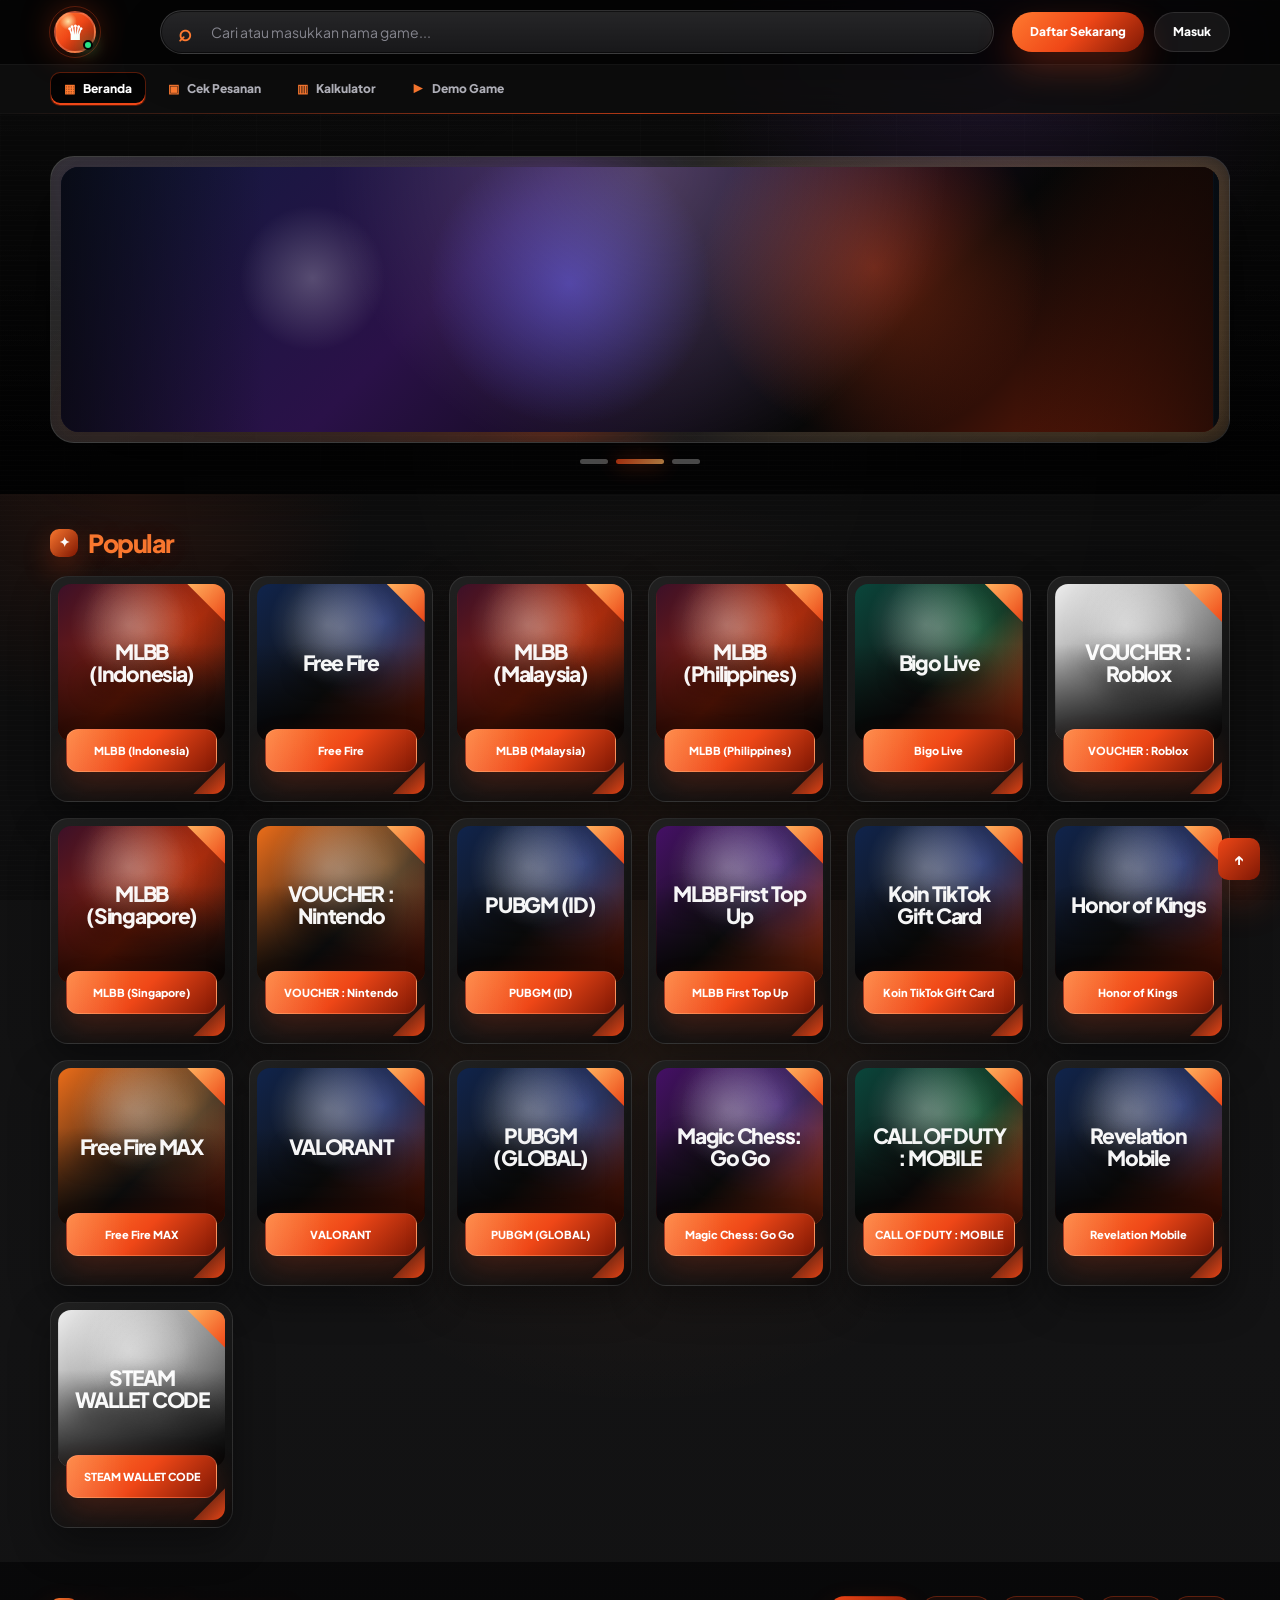
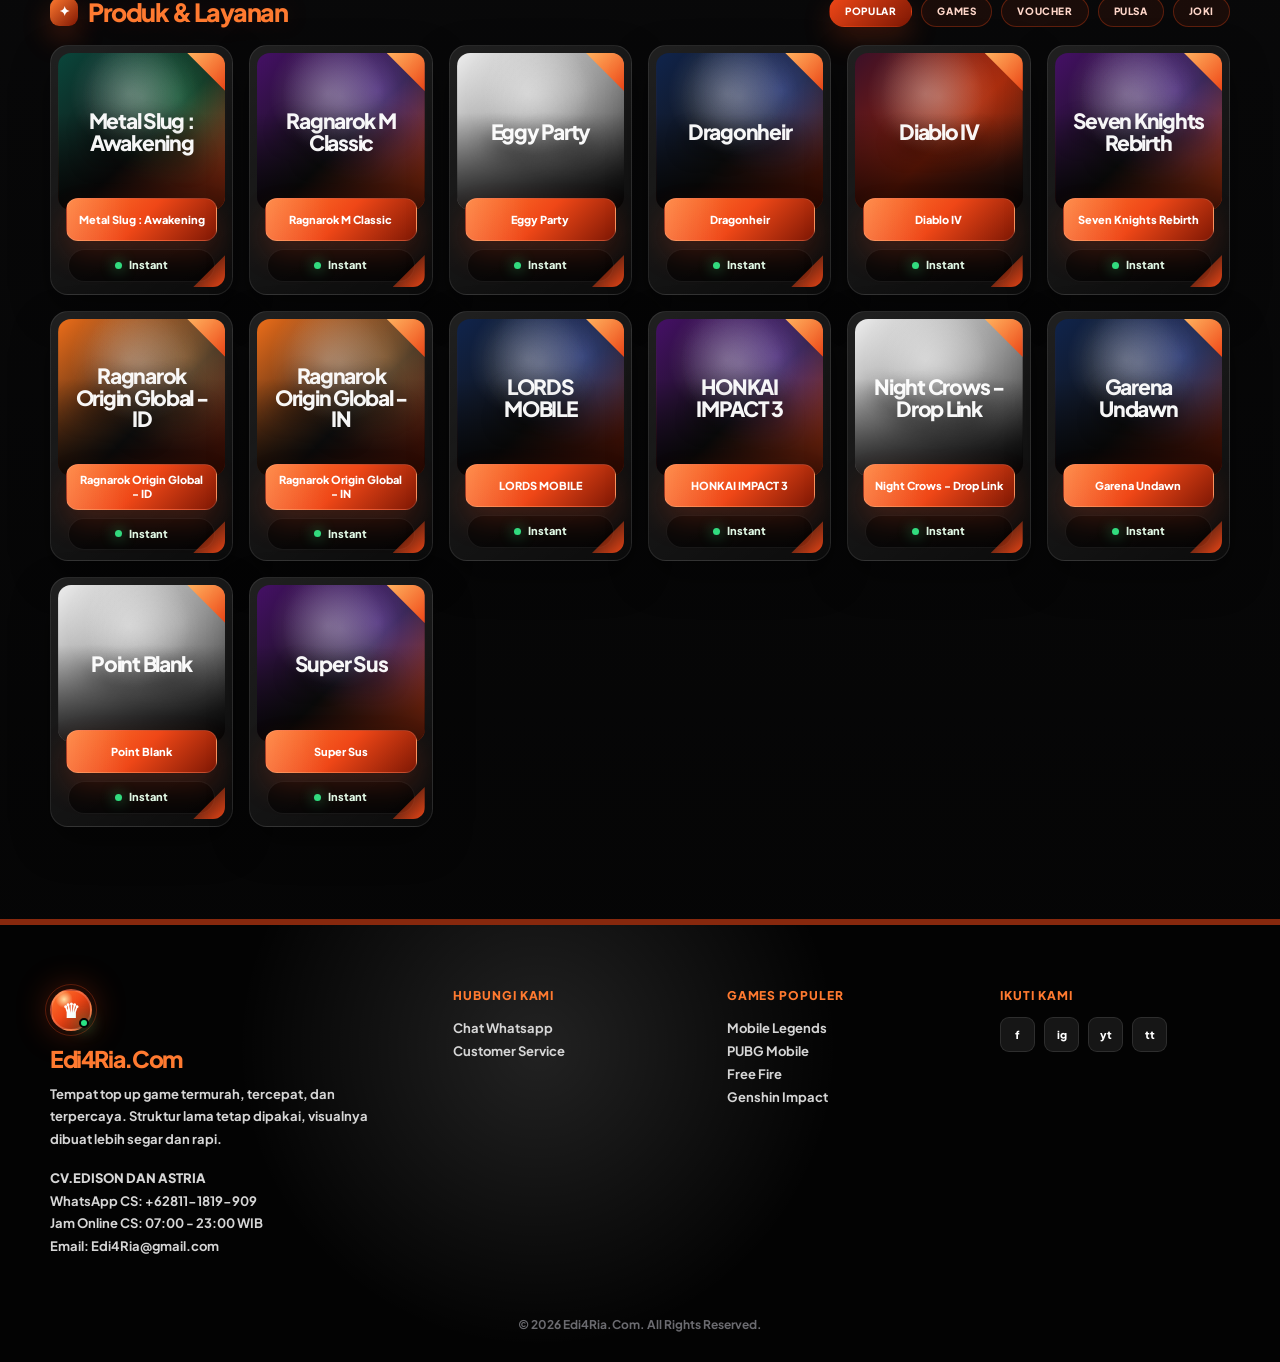
<file: EDI4RIAA.html>
<!doctype html>
<html lang="id">
<head>
    <meta charset="utf-8">
    <meta name="viewport" content="width=device-width, initial-scale=1">
    <title>Edi4Ria Revamp - Premium Wow</title>

    <!-- Bootstrap 4 hanya helper class. UI utama manual CSS. -->
    <link rel="stylesheet" href="https://cdn.jsdelivr.net/npm/bootstrap@4.6.2/dist/css/bootstrap.min.css">
    <link href="https://fonts.googleapis.com/css2?family=Plus+Jakarta+Sans:wght@400;500;600;700;800;900&display=swap" rel="stylesheet">

    <style>
        :root {
            --bg: #040404;
            --bg-2: #090909;
            --surface: #111113;
            --surface-2: #19191c;
            --surface-3: #232327;
            --line: rgba(255, 255, 255, 0.10);
            --line-soft: rgba(255, 255, 255, 0.06);
            --text: #ffffff;
            --muted: #b6b6bf;
            --muted-2: #7c7c86;
            --brand: #ef4717;
            --brand-2: #ff7a30;
            --brand-3: #ffb15e;
            --brand-dark: #7f1804;
            --brand-soft: rgba(239, 71, 23, 0.16);
            --green: #29e384;
            --blue: #5d7cff;
            --purple: #9b5cff;
            --red: #ff2020;
            --radius: 18px;
            --radius-lg: 30px;
            --shadow: 0 30px 90px rgba(0, 0, 0, 0.55);
            --glow: 0 0 0 1px rgba(239, 71, 23, 0.34), 0 22px 56px rgba(239, 71, 23, 0.23);
            --header-offset: 122px;
        }

        * {
            box-sizing: border-box;
        }

        html {
            scroll-behavior: smooth;
        }

        body {
            margin: 0;
            color: var(--text);
            background:
                radial-gradient(circle at 22% -12%, rgba(239, 71, 23, 0.34), transparent 360px),
                radial-gradient(circle at 78% 2%, rgba(157, 74, 255, 0.18), transparent 300px),
                radial-gradient(circle at 50% 32%, rgba(255, 122, 48, 0.10), transparent 460px),
                linear-gradient(180deg, #040404 0%, #09090a 45%, #040404 100%);
            font-family: "Plus Jakarta Sans", Arial, sans-serif;
            font-size: 14px;
            overflow-x: hidden;
        }

        body::before {
            content: "";
            position: fixed;
            inset: 0;
            z-index: -3;
            background:
                linear-gradient(rgba(255, 255, 255, 0.024) 1px, transparent 1px),
                linear-gradient(90deg, rgba(255, 255, 255, 0.024) 1px, transparent 1px);
            background-size: 64px 64px;
            mask-image: linear-gradient(180deg, rgba(0, 0, 0, 0.75), transparent 78%);
            pointer-events: none;
        }

        body::after {
            content: "";
            position: fixed;
            inset: 0;
            z-index: -2;
            background:
                radial-gradient(circle at center, transparent 0%, rgba(0, 0, 0, 0.46) 80%),
                repeating-linear-gradient(180deg, rgba(255, 255, 255, 0.015) 0, rgba(255, 255, 255, 0.015) 1px, transparent 1px, transparent 5px);
            pointer-events: none;
        }

        a,
        a:hover {
            color: inherit;
            text-decoration: none;
        }

        button,
        input {
            font-family: inherit;
        }

        button {
            cursor: pointer;
        }

        .app {
            min-height: 100vh;
        }

        .container-main {
            width: min(1180px, calc(100% - 32px));
            margin: 0 auto;
        }

        .header {
            position: sticky;
            top: 0;
            z-index: 100;
            background: rgba(5, 5, 6, 0.80);
            border-bottom: 1px solid var(--line-soft);
            backdrop-filter: blur(20px);
        }

        .header::after {
            content: "";
            position: absolute;
            left: 0;
            right: 0;
            bottom: -1px;
            height: 1px;
            background: linear-gradient(90deg, transparent, rgba(239, 71, 23, 0.85), transparent);
            opacity: 0.85;
        }

        .header-main {
            display: grid;
            grid-template-columns: 92px minmax(260px, 1fr) auto;
            gap: 18px;
            align-items: center;
            min-height: 64px;
        }

        .brand-logo {
            display: inline-flex;
            align-items: center;
            justify-content: center;
            width: 50px;
            height: 50px;
        }

        .logo-mark {
            position: relative;
            display: grid;
            place-items: center;
            width: 42px;
            height: 42px;
            color: #ffffff;
            background:
                radial-gradient(circle at 32% 22%, #ffe0a4, transparent 22%),
                linear-gradient(135deg, var(--brand-2), var(--brand) 46%, var(--brand-dark));
            border: 2px solid rgba(255, 255, 255, 0.16);
            border-radius: 50%;
            box-shadow: 0 0 34px rgba(239, 71, 23, 0.40);
            font-size: 20px;
            font-weight: 900;
        }

        .logo-mark::before {
            content: "";
            position: absolute;
            inset: -7px;
            border: 1px solid rgba(239, 71, 23, 0.30);
            border-radius: 50%;
            animation: pulseRing 2.8s infinite ease-in-out;
        }

        .logo-mark::after {
            content: "";
            position: absolute;
            right: 1px;
            bottom: 1px;
            width: 10px;
            height: 10px;
            background: var(--green);
            border: 2px solid #050505;
            border-radius: 50%;
            box-shadow: 0 0 16px rgba(41, 227, 132, 0.78);
        }

        @keyframes pulseRing {
            0%, 100% {
                transform: scale(0.92);
                opacity: 0.35;
            }

            50% {
                transform: scale(1.08);
                opacity: 0.8;
            }
        }

        .search-box {
            position: relative;
        }

        .search-box::before {
            content: "⌕";
            position: absolute;
            top: 50%;
            left: 18px;
            color: var(--brand-2);
            font-size: 23px;
            font-weight: 900;
            transform: translateY(-50%);
        }

        .search-box input {
            width: 100%;
            height: 44px;
            padding: 0 18px 0 50px;
            color: #ffffff;
            background:
                linear-gradient(180deg, rgba(255, 255, 255, 0.09), rgba(255, 255, 255, 0.035)),
                rgba(18, 18, 20, 0.92);
            border: 1px solid var(--line);
            border-radius: 999px;
            outline: none;
            box-shadow: inset 0 0 0 1px rgba(0, 0, 0, 0.55), 0 16px 44px rgba(0, 0, 0, 0.24);
            transition: 0.18s ease;
        }

        .search-box input:focus {
            border-color: rgba(239, 71, 23, 0.72);
            box-shadow: 0 0 0 4px rgba(239, 71, 23, 0.13), 0 18px 50px rgba(239, 71, 23, 0.14);
        }

        .search-box input::placeholder {
            color: #85858e;
        }

        .header-actions {
            display: flex;
            align-items: center;
            gap: 10px;
        }

        .btn-ui {
            display: inline-flex;
            align-items: center;
            justify-content: center;
            gap: 8px;
            min-height: 40px;
            padding: 0 18px;
            color: #ffffff;
            border: 0;
            border-radius: 999px;
            font-size: 12px;
            font-weight: 900;
            transition: 0.18s ease;
        }

        .btn-orange {
            position: relative;
            isolation: isolate;
            background: linear-gradient(135deg, var(--brand-2), var(--brand), var(--brand-dark));
            box-shadow: 0 15px 36px rgba(239, 71, 23, 0.30);
            overflow: hidden;
        }

        .btn-orange::before {
            content: "";
            position: absolute;
            inset: 0;
            z-index: -1;
            background: linear-gradient(120deg, transparent, rgba(255, 255, 255, 0.26), transparent);
            transform: translateX(-120%);
            transition: 0.45s ease;
        }

        .btn-orange:hover {
            transform: translateY(-1px);
            box-shadow: 0 20px 48px rgba(239, 71, 23, 0.42);
        }

        .btn-orange:hover::before {
            transform: translateX(120%);
        }

        .btn-dark-ui {
            background: rgba(255, 255, 255, 0.07);
            border: 1px solid var(--line);
        }

        .btn-dark-ui:hover {
            background: rgba(255, 255, 255, 0.11);
        }

        .nav-wrap {
            background: rgba(255, 255, 255, 0.035);
            border-top: 1px solid rgba(255, 255, 255, 0.04);
        }

        .nav-menu {
            display: flex;
            gap: 8px;
            min-height: 48px;
            align-items: center;
            overflow-x: auto;
            scrollbar-width: none;
        }

        .nav-menu::-webkit-scrollbar {
            display: none;
        }

        .nav-btn {
            display: inline-flex;
            align-items: center;
            gap: 8px;
            min-height: 34px;
            padding: 0 13px;
            color: var(--muted);
            background: transparent;
            border: 1px solid transparent;
            border-radius: 10px;
            font-size: 12px;
            font-weight: 900;
            white-space: nowrap;
            transition: 0.18s ease;
        }

        .nav-btn.active,
        .nav-btn:hover {
            color: #ffffff;
            background: rgba(0, 0, 0, 0.70);
            border-color: rgba(239, 71, 23, 0.36);
            box-shadow: inset 0 -2px 0 var(--brand);
        }

        .nav-icon {
            color: var(--brand-2);
        }

        .page {
            display: none;
        }

        .page.active {
            display: block;
        }

        .banner-section {
            position: relative;
            padding: 42px 0 30px;
            background: linear-gradient(180deg, rgba(255, 255, 255, 0.035), transparent);
        }

        .banner-shell {
            position: relative;
            padding: 10px;
            background:
                linear-gradient(135deg, rgba(255, 255, 255, 0.12), rgba(255, 255, 255, 0.02)),
                rgba(255, 255, 255, 0.035);
            border: 1px solid var(--line);
            border-radius: 24px;
            box-shadow: var(--shadow);
            overflow: hidden;
        }

        .banner-shell::before {
            content: "";
            position: absolute;
            inset: -2px;
            z-index: 0;
            background: conic-gradient(from 160deg, transparent, rgba(239, 71, 23, 0.70), transparent 30%, rgba(157, 74, 255, 0.55), transparent 62%, rgba(255, 177, 94, 0.55), transparent);
            opacity: 0.55;
            filter: blur(18px);
            animation: rotateGlow 9s linear infinite;
        }

        @keyframes rotateGlow {
            to {
                transform: rotate(360deg);
            }
        }

        .banner-viewport {
            position: relative;
            z-index: 2;
            overflow: hidden;
            border-radius: 18px;
            background: #090909;
        }

        .banner-track {
            display: flex;
            width: 300%;
            animation: bannerSlide 16s infinite ease-in-out;
        }

        @keyframes bannerSlide {
            0%, 27% {
                transform: translateX(0);
            }

            35%, 60% {
                transform: translateX(-33.333%);
            }

            68%, 92% {
                transform: translateX(-66.666%);
            }

            100% {
                transform: translateX(0);
            }
        }

        .banner-image {
            position: relative;
            flex: 0 0 33.333%;
            min-height: clamp(150px, 21vw, 265px);
            background-size: cover;
            background-position: center;
            transform: scale(1.01);
            animation: bannerZoom 8s infinite alternate ease-in-out;
            overflow: hidden;
        }

        @keyframes bannerZoom {
            from {
                background-position: 50% 50%;
            }

            to {
                background-position: 54% 46%;
            }
        }

        .banner-image::before {
            content: "";
            position: absolute;
            inset: 0;
            background:
                linear-gradient(90deg, rgba(5, 5, 5, 0.72), transparent 18%, transparent 82%, rgba(5, 5, 5, 0.72)),
                radial-gradient(circle at 50% 0%, rgba(255, 255, 255, 0.20), transparent 48%);
            pointer-events: none;
        }

        .banner-image::after {
            content: "";
            position: absolute;
            inset: 0;
            background: linear-gradient(115deg, transparent 0%, rgba(255, 255, 255, 0.26) 44%, transparent 58%);
            transform: translateX(-110%);
            animation: shine 4.2s infinite ease-in-out;
        }

        @keyframes shine {
            0%, 45% {
                transform: translateX(-110%);
            }

            78%, 100% {
                transform: translateX(110%);
            }
        }

        .banner-1 {
            background-image:
                radial-gradient(circle at 22% 42%, rgba(255, 255, 255, 0.24), transparent 72px),
                radial-gradient(circle at 44% 44%, rgba(91, 81, 255, 0.50), transparent 140px),
                radial-gradient(circle at 70% 38%, rgba(239, 71, 23, 0.42), transparent 170px),
                linear-gradient(135deg, #101b3e 0%, #2a1148 36%, #070707 70%, #7d1e07 100%);
        }

        .banner-2 {
            background-image:
                radial-gradient(circle at 48% 38%, rgba(255, 255, 255, 0.24), transparent 76px),
                radial-gradient(circle at 18% 44%, rgba(255, 119, 47, 0.48), transparent 130px),
                radial-gradient(circle at 74% 52%, rgba(70, 137, 255, 0.34), transparent 150px),
                linear-gradient(135deg, #081d32 0%, #151515 50%, #831f08 100%);
        }

        .banner-3 {
            background-image:
                radial-gradient(circle at 72% 42%, rgba(255, 255, 255, 0.26), transparent 82px),
                radial-gradient(circle at 42% 34%, rgba(155, 92, 255, 0.48), transparent 140px),
                radial-gradient(circle at 14% 64%, rgba(239, 71, 23, 0.38), transparent 130px),
                linear-gradient(135deg, #2a1038 0%, #080808 54%, #a62b0a 100%);
        }

        .banner-dots {
            display: flex;
            justify-content: center;
            gap: 8px;
            margin-top: 16px;
        }

        .banner-dots span {
            width: 28px;
            height: 5px;
            background: rgba(255, 255, 255, 0.42);
            border-radius: 999px;
        }

        .banner-dots .active {
            width: 48px;
            background: linear-gradient(90deg, var(--brand), var(--brand-3));
            box-shadow: 0 0 20px rgba(239, 71, 23, 0.65);
        }

        .section {
            padding: 34px 0;
        }

        .section-block-dark {
            background:
                radial-gradient(circle at 10% 0%, rgba(239, 71, 23, 0.10), transparent 240px),
                rgba(255, 255, 255, 0.045);
        }

        .section-head {
            display: flex;
            justify-content: space-between;
            align-items: flex-end;
            gap: 16px;
            margin-bottom: 18px;
        }

        .section-title {
            display: flex;
            align-items: center;
            gap: 10px;
            margin: 0;
            color: var(--brand-2);
            font-size: 25px;
            font-weight: 900;
            letter-spacing: -0.06em;
            text-shadow: 0 0 26px rgba(239, 71, 23, 0.18);
        }

        .section-title span {
            display: grid;
            place-items: center;
            width: 28px;
            height: 28px;
            color: #ffffff;
            background: linear-gradient(135deg, var(--brand-2), var(--brand-dark));
            border-radius: 9px;
            font-size: 13px;
            box-shadow: 0 12px 28px rgba(239, 71, 23, 0.28);
        }

        .filter-tabs {
            display: flex;
            flex-wrap: wrap;
            gap: 9px;
        }

        .filter-tab {
            min-height: 31px;
            padding: 0 15px;
            color: #ffd7ca;
            background: rgba(239, 71, 23, 0.08);
            border: 1px solid rgba(239, 71, 23, 0.32);
            border-radius: 999px;
            font-size: 10px;
            font-weight: 900;
            letter-spacing: 0.06em;
            text-transform: uppercase;
            transition: 0.18s ease;
        }

        .filter-tab.active,
        .filter-tab:hover {
            color: #ffffff;
            background: linear-gradient(135deg, var(--brand), var(--brand-dark));
            border-color: transparent;
            box-shadow: 0 12px 28px rgba(239, 71, 23, 0.22);
        }

        .game-grid {
            display: grid;
            grid-template-columns: repeat(6, 1fr);
            gap: 16px;
        }

        .game-card {
            position: relative;
            min-height: 226px;
            padding: 7px;
            background:
                linear-gradient(145deg, rgba(255, 255, 255, 0.10), rgba(255, 255, 255, 0.02)),
                #070707;
            border: 1px solid rgba(255, 255, 255, 0.095);
            border-radius: 18px;
            box-shadow: 0 16px 38px rgba(0, 0, 0, 0.38);
            overflow: hidden;
            cursor: pointer;
            transform: translateZ(0);
            transition: 0.22s ease;
        }

        .game-card:hover {
            transform: translateY(-7px) scale(1.018);
            border-color: rgba(239, 71, 23, 0.66);
            box-shadow: var(--glow);
        }

        .game-card::before {
            content: "";
            position: absolute;
            top: 7px;
            right: 7px;
            z-index: 5;
            width: 38px;
            height: 38px;
            background: linear-gradient(135deg, var(--brand-3), var(--brand));
            clip-path: polygon(100% 0, 0 0, 100% 100%);
            border-top-right-radius: 12px;
        }

        .game-card::after {
            content: "";
            position: absolute;
            right: 7px;
            bottom: 7px;
            z-index: 5;
            width: 32px;
            height: 32px;
            background: linear-gradient(135deg, transparent, var(--brand));
            clip-path: polygon(100% 0, 0 100%, 100% 100%);
            border-bottom-right-radius: 12px;
            opacity: 0.98;
        }

        .game-image {
            position: relative;
            height: 157px;
            background-image: var(--image);
            background-size: cover;
            background-position: center;
            border-radius: 13px;
            overflow: hidden;
        }

        .game-image::before {
            content: "";
            position: absolute;
            inset: 0;
            background:
                radial-gradient(circle at 50% 28%, rgba(255, 255, 255, 0.18), transparent 42%),
                linear-gradient(180deg, transparent 38%, rgba(0, 0, 0, 0.78));
            transition: 0.22s ease;
        }

        .game-image::after {
            content: "";
            position: absolute;
            inset: 0;
            background: linear-gradient(115deg, transparent 0%, rgba(255, 255, 255, 0.18) 45%, transparent 60%);
            transform: translateX(-120%);
            transition: 0.42s ease;
        }

        .game-card:hover .game-image::after {
            transform: translateX(120%);
        }

        .game-card:hover .game-image::before {
            background:
                radial-gradient(circle at 50% 28%, rgba(255, 255, 255, 0.28), transparent 42%),
                linear-gradient(180deg, transparent 30%, rgba(0, 0, 0, 0.86));
        }

        .game-art-title {
            position: absolute;
            inset: 0;
            z-index: 2;
            display: flex;
            align-items: center;
            justify-content: center;
            padding: 15px;
            color: #ffffff;
            text-align: center;
            font-size: 21px;
            font-weight: 900;
            line-height: 1.02;
            letter-spacing: -0.06em;
            text-shadow: 0 10px 25px rgba(0, 0, 0, 0.90);
            opacity: 0.96;
        }

        .game-title-bar {
            position: relative;
            z-index: 4;
            display: flex;
            align-items: center;
            justify-content: center;
            min-height: 43px;
            margin: -12px 8px 0;
            padding: 8px 10px;
            color: #ffffff;
            background:
                linear-gradient(90deg, rgba(255, 255, 255, 0.14), transparent 42%),
                linear-gradient(135deg, var(--brand-2), var(--brand), var(--brand-dark));
            border: 1px solid rgba(255, 255, 255, 0.12);
            border-radius: 12px;
            text-align: center;
            font-size: 11px;
            font-weight: 900;
            line-height: 1.25;
            box-shadow: 0 14px 30px rgba(239, 71, 23, 0.20);
            transition: 0.22s ease;
        }

        .game-card:hover .game-title-bar {
            transform: translateY(-2px);
            box-shadow: 0 18px 38px rgba(239, 71, 23, 0.30);
        }

        .game-instant {
            position: relative;
            z-index: 3;
            display: flex;
            align-items: center;
            justify-content: center;
            gap: 7px;
            min-height: 30px;
            margin: 8px 10px 2px;
            padding: 7px 10px;
            color: #dfffee;
            background: rgba(0, 0, 0, 0.58);
            border: 1px solid rgba(255, 255, 255, 0.07);
            border-radius: 999px;
            text-align: center;
            font-size: 11px;
            font-weight: 900;
        }

        .game-instant::before {
            content: "";
            width: 7px;
            height: 7px;
            background: var(--green);
            border-radius: 50%;
            box-shadow: 0 0 14px rgba(41, 227, 132, 0.82);
        }

        .game-card.service-card {
            min-height: 250px;
        }

        .game-card.service-card .game-image {
            height: 157px;
        }

        .game-page-hero {
            position: relative;
            min-height: 300px;
            background:
                linear-gradient(180deg, rgba(0, 0, 0, 0.02), #050505),
                radial-gradient(circle at 72% 26%, rgba(239, 71, 23, 0.42), transparent 300px),
                radial-gradient(circle at 30% 24%, rgba(157, 92, 255, 0.18), transparent 260px),
                linear-gradient(135deg, #2c1645, #111112 52%, #72200a);
            overflow: hidden;
        }

        .game-page-hero::before {
            content: "MAGIC CHESS";
            position: absolute;
            right: -30px;
            bottom: 4px;
            color: rgba(255, 255, 255, 0.06);
            font-size: clamp(76px, 13vw, 172px);
            font-weight: 900;
            letter-spacing: -0.12em;
            line-height: 0.75;
        }

        .game-page-inner {
            position: relative;
            z-index: 2;
            display: flex;
            align-items: flex-end;
            min-height: 300px;
            padding-bottom: 30px;
        }

        .game-cover {
            display: grid;
            place-items: center;
            width: 176px;
            height: 214px;
            margin-right: 22px;
            background:
                radial-gradient(circle at 48% 24%, rgba(255, 255, 255, 0.20), transparent 62px),
                linear-gradient(135deg, #5725a7, #141416 55%, var(--brand));
            border: 1px solid var(--line);
            border-radius: 14px;
            box-shadow: var(--shadow);
            text-align: center;
            font-size: 24px;
            font-weight: 900;
            line-height: 1;
            letter-spacing: -0.06em;
        }

        .game-info h1 {
            margin: 0 0 6px;
            color: #ffffff;
            font-size: clamp(28px, 4vw, 46px);
            font-weight: 900;
            letter-spacing: -0.07em;
        }

        .game-info p {
            margin: 0;
            color: #ffd1c2;
            font-weight: 800;
        }

        .trust-row {
            display: grid;
            grid-template-columns: repeat(4, 1fr);
            gap: 12px;
            margin: 18px 0 18px;
        }

        .trust-card {
            display: flex;
            align-items: center;
            gap: 12px;
            min-height: 76px;
            padding: 14px;
            background:
                linear-gradient(180deg, rgba(255, 255, 255, 0.085), rgba(255, 255, 255, 0.035)),
                var(--surface);
            border: 1px solid var(--line);
            border-radius: 16px;
            box-shadow: 0 16px 38px rgba(0, 0, 0, 0.24);
        }

        .trust-icon {
            display: grid;
            place-items: center;
            flex: 0 0 42px;
            width: 42px;
            height: 42px;
            color: #ffffff;
            background: linear-gradient(135deg, var(--brand-2), var(--brand-dark));
            border-radius: 13px;
            box-shadow: 0 12px 28px rgba(239, 71, 23, 0.24);
            font-size: 18px;
        }

        .trust-card strong {
            display: block;
            font-size: 12px;
            font-weight: 900;
        }

        .trust-card span {
            display: block;
            margin-top: 3px;
            color: var(--muted-2);
            font-size: 11px;
            font-weight: 750;
        }

        .order-grid {
            display: grid;
            grid-template-columns: minmax(0, 1.4fr) minmax(350px, 0.92fr);
            gap: 20px;
            align-items: start;
        }

        .panel {
            background: rgba(18, 18, 20, 0.96);
            border: 1px solid var(--line);
            border-radius: 18px;
            box-shadow: 0 20px 54px rgba(0, 0, 0, 0.34);
            overflow: hidden;
        }

        .panel-head {
            display: flex;
            justify-content: space-between;
            align-items: center;
            gap: 14px;
            padding: 15px 17px;
            background:
                linear-gradient(90deg, rgba(239, 71, 23, 0.15), transparent),
                rgba(255, 255, 255, 0.025);
            border-bottom: 1px solid var(--line);
        }

        .panel-title {
            display: flex;
            align-items: center;
            gap: 10px;
            margin: 0;
            color: #ffffff;
            font-size: 15px;
            font-weight: 900;
            letter-spacing: -0.02em;
            text-transform: uppercase;
        }

        .step-no {
            display: grid;
            place-items: center;
            width: 28px;
            height: 28px;
            color: #ffffff;
            background: linear-gradient(135deg, var(--brand), var(--brand-dark));
            border-radius: 9px;
            font-size: 12px;
            box-shadow: 0 10px 24px rgba(239, 71, 23, 0.26);
        }

        .mini-label {
            display: inline-flex;
            align-items: center;
            gap: 8px;
            min-height: 30px;
            padding: 0 12px;
            color: #ffd5c7;
            background: rgba(239, 71, 23, 0.14);
            border: 1px solid rgba(239, 71, 23, 0.33);
            border-radius: 999px;
            font-size: 11px;
            font-weight: 900;
            letter-spacing: 0.08em;
            text-transform: uppercase;
        }

        .nominal-grid {
            display: grid;
            grid-template-columns: repeat(2, 1fr);
            gap: 12px;
            padding: 15px;
        }

        .nominal-card {
            position: relative;
            display: grid;
            grid-template-columns: 52px minmax(0, 1fr);
            gap: 12px;
            align-items: center;
            min-height: 78px;
            padding: 12px;
            background:
                linear-gradient(135deg, rgba(255, 255, 255, 0.085), rgba(255, 255, 255, 0.025)),
                #080809;
            border: 1px solid var(--line);
            border-radius: 13px;
            cursor: pointer;
            transition: 0.18s ease;
        }

        .nominal-card:hover,
        .nominal-card.active {
            transform: translateY(-2px);
            border-color: rgba(239, 71, 23, 0.60);
            box-shadow: var(--glow);
        }

        .nominal-card.active::after {
            content: "✓";
            position: absolute;
            top: 9px;
            right: 9px;
            display: grid;
            place-items: center;
            width: 20px;
            height: 20px;
            color: #ffffff;
            background: var(--brand);
            border-radius: 50%;
            font-size: 11px;
            font-weight: 900;
        }

        .nominal-icon {
            display: grid;
            place-items: center;
            width: 52px;
            height: 52px;
            background: #151517;
            border: 1px solid var(--line);
            border-radius: 11px;
            font-size: 23px;
        }

        .nominal-name {
            max-width: calc(100% - 22px);
            margin: 0 0 5px;
            color: #ffffff;
            font-size: 12px;
            font-weight: 900;
            line-height: 1.35;
        }

        .old-price {
            display: inline-block;
            margin-bottom: 3px;
            padding: 2px 7px;
            color: #ffffff;
            background: var(--brand);
            border-radius: 999px;
            font-size: 10px;
            font-weight: 900;
            text-decoration: line-through;
        }

        .price {
            color: #ffffff;
            font-size: 13px;
            font-weight: 900;
        }

        .side {
            position: sticky;
            top: calc(var(--header-offset) + 14px);
            display: grid;
            gap: 14px;
        }

        .pad {
            padding: 15px;
        }

        .input-row {
            display: grid;
            grid-template-columns: 1fr 1fr;
            gap: 10px;
        }

        .input,
        .login-input {
            width: 100%;
            height: 46px;
            padding: 0 14px;
            color: #ffffff;
            background: #080809;
            border: 1px solid var(--line);
            border-radius: 12px;
            outline: none;
            transition: 0.18s ease;
        }

        .input:focus,
        .login-input:focus {
            border-color: rgba(239, 71, 23, 0.68);
            box-shadow: 0 0 0 4px rgba(239, 71, 23, 0.12);
        }

        .input::placeholder,
        .login-input::placeholder {
            color: #77777e;
        }

        .hint {
            margin: 9px 0 0;
            color: var(--muted-2);
            font-size: 11px;
            font-weight: 700;
            line-height: 1.65;
        }

        .pay-list {
            display: grid;
            gap: 10px;
            padding: 15px;
        }

        .pay-card {
            display: grid;
            grid-template-columns: 72px 1fr auto;
            gap: 12px;
            align-items: center;
            min-height: 68px;
            padding: 12px;
            background: rgba(255, 255, 255, 0.055);
            border: 1px solid var(--line);
            border-radius: 13px;
            cursor: pointer;
            transition: 0.18s ease;
        }

        .pay-card:hover,
        .pay-card.active {
            background: rgba(239, 71, 23, 0.11);
            border-color: rgba(239, 71, 23, 0.52);
        }

        .pay-logo {
            display: grid;
            place-items: center;
            height: 42px;
            color: #ffd7a5;
            background: #050505;
            border: 1px solid var(--line);
            border-radius: 9px;
            font-size: 12px;
            font-weight: 900;
        }

        .pay-card strong {
            display: block;
            font-size: 12px;
            line-height: 1.45;
        }

        .pay-card span {
            display: block;
            margin-top: 3px;
            color: var(--muted-2);
            font-size: 11px;
            font-weight: 700;
        }

        .pay-accordion {
            display: grid;
            gap: 9px;
            padding: 0 15px 15px;
        }

        .pay-toggle {
            display: flex;
            align-items: center;
            justify-content: space-between;
            min-height: 49px;
            padding: 0 14px;
            color: #ffffff;
            background: rgba(255, 255, 255, 0.065);
            border: 1px solid var(--line);
            border-radius: 12px;
            font-weight: 900;
        }

        .checkout-area {
            padding: 0 15px 15px;
        }

        .checkout-area .btn-ui {
            width: 100%;
            min-height: 52px;
            border-radius: 13px;
        }

        .invoice-hero {
            position: relative;
            min-height: 310px;
            display: grid;
            place-items: center;
            background:
                linear-gradient(180deg, rgba(0, 0, 0, 0.0), #050505),
                radial-gradient(circle at 50% 18%, rgba(239, 71, 23, 0.35), transparent 280px),
                linear-gradient(135deg, #32160c, #101010 52%, #5c1605);
            text-align: center;
            overflow: hidden;
        }

        .invoice-hero::before {
            content: "PAYMENT";
            position: absolute;
            bottom: -18px;
            color: rgba(255, 255, 255, 0.055);
            font-size: clamp(82px, 15vw, 190px);
            font-weight: 900;
            letter-spacing: -0.11em;
            line-height: 0.75;
        }

        .invoice-hero-content {
            position: relative;
            z-index: 2;
            max-width: 760px;
            padding: 0 20px;
        }

        .invoice-hero h1 {
            margin: 14px 0 8px;
            color: #ffffff;
            font-size: clamp(32px, 5vw, 58px);
            font-weight: 900;
            letter-spacing: -0.08em;
            line-height: 0.96;
        }

        .invoice-hero p {
            margin: 0;
            color: var(--muted);
            font-weight: 750;
        }

        .invoice-hero b {
            color: var(--brand-2);
        }

        .step-grid {
            position: relative;
            z-index: 2;
            display: grid;
            grid-template-columns: repeat(4, 1fr);
            gap: 12px;
            margin-top: -38px;
            margin-bottom: 22px;
        }

        .step-card {
            min-height: 94px;
            padding: 15px;
            background: rgba(18, 18, 20, 0.96);
            border: 1px solid var(--line);
            border-radius: 16px;
            box-shadow: 0 16px 40px rgba(0, 0, 0, 0.32);
        }

        .step-top {
            display: flex;
            align-items: center;
            gap: 10px;
        }

        .step-icon {
            display: grid;
            place-items: center;
            width: 38px;
            height: 38px;
            background: linear-gradient(135deg, var(--brand), var(--brand-dark));
            border-radius: 12px;
            box-shadow: 0 10px 26px rgba(239, 71, 23, 0.24);
        }

        .step-card.off .step-icon {
            background: #454545;
            box-shadow: none;
        }

        .step-card strong {
            display: block;
            font-size: 13px;
            font-weight: 900;
        }

        .step-card span {
            display: block;
            margin-top: 4px;
            color: var(--muted-2);
            font-size: 11px;
            font-weight: 750;
        }

        .invoice-grid {
            display: grid;
            grid-template-columns: minmax(0, 1fr) minmax(350px, 0.9fr);
            gap: 18px;
            align-items: start;
        }

        .timer {
            display: flex;
            gap: 7px;
        }

        .timer span {
            display: grid;
            place-items: center;
            min-width: 42px;
            height: 40px;
            background: linear-gradient(135deg, var(--brand-2), var(--brand-dark));
            border-radius: 12px;
            font-weight: 900;
        }

        .qr-zone {
            display: grid;
            place-items: center;
            margin: 22px 0;
        }

        .qr {
            position: relative;
            display: grid;
            place-items: center;
            width: 238px;
            height: 238px;
            background:
                linear-gradient(90deg, #111 10px, transparent 10px) 0 0 / 22px 22px,
                linear-gradient(#111 10px, transparent 10px) 0 0 / 22px 22px,
                #ffffff;
            border: 14px solid #ffffff;
            border-radius: 18px;
            box-shadow: var(--shadow);
        }

        .qr::before {
            content: "QRIS";
            display: grid;
            place-items: center;
            width: 86px;
            height: 46px;
            color: #101010;
            background: #ffffff;
            border: 4px solid #101010;
            border-radius: 10px;
            font-size: 18px;
            font-weight: 900;
        }

        .detail-row {
            display: grid;
            grid-template-columns: 1fr auto;
            gap: 12px;
            padding: 13px 0;
            border-bottom: 1px solid var(--line);
        }

        .detail-row span {
            color: var(--muted-2);
            font-weight: 750;
        }

        .detail-row strong {
            color: #ffffff;
            text-align: right;
            font-weight: 900;
        }

        .guide-box {
            margin-top: 16px;
            padding: 18px;
            background: rgba(255, 255, 255, 0.055);
            border: 1px solid var(--line);
            border-left: 4px solid var(--brand);
            border-radius: 16px;
        }

        .guide-box h3 {
            margin: 0 0 10px;
            font-size: 15px;
            font-weight: 900;
            text-transform: uppercase;
        }

        .guide-box ol {
            margin: 0;
            padding-left: 19px;
            color: var(--muted);
            font-weight: 700;
            line-height: 1.8;
        }

        .login-page {
            display: grid;
            place-items: center;
            min-height: calc(100vh - var(--header-offset));
            padding: 44px 0;
        }

        .login-shell {
            display: grid;
            grid-template-columns: minmax(0, 1.05fr) minmax(360px, 0.95fr);
            width: min(1120px, calc(100% - 32px));
            min-height: 560px;
            background: rgba(19, 19, 21, 0.94);
            border: 1px solid var(--line);
            border-radius: 34px;
            box-shadow: var(--shadow);
            overflow: hidden;
        }

        .login-art {
            position: relative;
            padding: 40px;
            background:
                radial-gradient(circle at 26% 18%, rgba(255, 255, 255, 0.18), transparent 80px),
                radial-gradient(circle at 80% 40%, rgba(239, 71, 23, 0.42), transparent 260px),
                linear-gradient(135deg, #2d0833 0%, #8a1220 42%, #9c1208 100%);
            overflow: hidden;
        }

        .login-art::after {
            content: "MEMBER";
            position: absolute;
            left: 28px;
            bottom: 12px;
            color: rgba(255, 255, 255, 0.09);
            font-size: clamp(70px, 12vw, 120px);
            font-weight: 900;
            letter-spacing: -0.12em;
            line-height: 0.8;
        }

        .login-art .logo-mark {
            width: 54px;
            height: 54px;
            border-radius: 16px;
            font-size: 25px;
            transform: rotate(-7deg);
        }

        .login-art-title {
            position: relative;
            z-index: 2;
            max-width: 430px;
            margin: 50px 0 12px;
            color: #ffffff;
            font-size: clamp(42px, 6vw, 64px);
            font-weight: 900;
            letter-spacing: -0.10em;
            line-height: 0.92;
        }

        .login-art-text {
            position: relative;
            z-index: 2;
            max-width: 420px;
            margin: 0;
            color: rgba(255, 255, 255, 0.82);
            font-size: 15px;
            font-weight: 750;
            line-height: 1.75;
        }

        .login-form {
            padding: 42px;
            background:
                linear-gradient(180deg, rgba(255, 255, 255, 0.055), rgba(255, 255, 255, 0.015)),
                #111113;
        }

        .login-form h1 {
            margin: 0;
            color: #ffffff;
            font-size: clamp(38px, 5vw, 54px);
            font-weight: 900;
            letter-spacing: -0.10em;
            line-height: 0.96;
        }

        .login-form > p {
            margin: 10px 0 28px;
            color: #a6a6b6;
            font-size: 15px;
            font-weight: 800;
        }

        .field {
            margin-bottom: 14px;
        }

        .field label {
            display: block;
            margin-bottom: 8px;
            color: #dedee7;
            font-size: 12px;
            font-weight: 900;
            letter-spacing: 0.08em;
            text-transform: uppercase;
        }

        .login-input {
            height: 58px;
            padding: 0 18px;
            background: #262629;
            border-color: rgba(255, 255, 255, 0.14);
            border-radius: 18px;
            font-size: 15px;
            font-weight: 700;
        }

        .captcha {
            display: flex;
            align-items: center;
            justify-content: space-between;
            gap: 14px;
            min-height: 74px;
            margin: 20px 0;
            padding: 16px;
            color: #151515;
            background: #f4f4f4;
            border-radius: 18px;
            font-weight: 900;
        }

        .captcha-check {
            width: 30px;
            height: 30px;
            background: #ffffff;
            border: 2px solid #777777;
            border-radius: 5px;
        }

        .login-submit {
            width: 100%;
            min-height: 58px;
            border-radius: 18px;
            background: linear-gradient(135deg, #ff4b2b, #f01f15, #a90000);
        }

        .login-alt {
            width: 100%;
            min-height: 58px;
            border-radius: 18px;
        }

        .footer {
            margin-top: 58px;
            background:
                radial-gradient(circle at 42% 28%, rgba(255, 255, 255, 0.12), transparent 300px),
                #030303;
            border-top: 6px solid rgba(239, 71, 23, 0.56);
        }

        .footer-grid {
            display: grid;
            grid-template-columns: 1.25fr 0.8fr 0.8fr 0.8fr;
            gap: 44px;
            padding: 64px 0 42px;
        }

        .footer h3 {
            margin: 14px 0 10px;
            color: var(--brand-2);
            font-size: 23px;
            font-weight: 900;
            letter-spacing: -0.06em;
        }

        .footer h4 {
            margin: 0 0 14px;
            color: var(--brand-2);
            font-size: 12px;
            font-weight: 900;
            letter-spacing: 0.08em;
            text-transform: uppercase;
        }

        .footer p,
        .footer li {
            color: #d6d6d6;
            font-size: 13px;
            font-weight: 700;
            line-height: 1.75;
        }

        .footer ul {
            margin: 0;
            padding: 0;
            list-style: none;
        }

        .socials {
            display: flex;
            gap: 9px;
        }

        .socials a {
            display: grid;
            place-items: center;
            width: 35px;
            height: 35px;
            color: #ffffff;
            background: rgba(255, 255, 255, 0.08);
            border: 1px solid var(--line);
            border-radius: 9px;
            font-size: 11px;
            font-weight: 900;
        }

        .copyright {
            padding: 0 0 28px;
            color: #6b6b70;
            text-align: center;
            font-size: 12px;
            font-weight: 700;
        }

        .float-brand {
            position: fixed;
            right: 20px;
            bottom: 20px;
            z-index: 80;
            display: grid;
            place-items: center;
            width: 42px;
            height: 42px;
            color: #ffffff;
            background: linear-gradient(135deg, var(--brand), var(--brand-dark));
            border: 0;
            border-radius: 10px;
            box-shadow: 0 18px 40px rgba(239, 71, 23, 0.30);
            font-weight: 900;
        }

        @media (max-width: 1120px) {
            .game-grid {
                grid-template-columns: repeat(4, 1fr);
            }

            .order-grid,
            .invoice-grid {
                grid-template-columns: 1fr;
            }

            .side {
                position: static;
            }
        }

        @media (max-width: 840px) {
            :root {
                --header-offset: 194px;
            }

            .header-main {
                grid-template-columns: 1fr;
                gap: 10px;
                padding: 11px 0;
            }

            .brand-logo {
                justify-content: flex-start;
            }

            .header-actions {
                display: grid;
                grid-template-columns: 1fr 1fr;
            }

            .trust-row,
            .step-grid,
            .footer-grid {
                grid-template-columns: repeat(2, 1fr);
            }

            .login-shell {
                grid-template-columns: 1fr;
            }

            .login-art {
                min-height: 360px;
            }
        }

        @media (max-width: 640px) {
            .container-main {
                width: min(100% - 22px, 1180px);
            }

            .banner-section {
                padding-top: 28px;
            }

            .banner-shell {
                border-radius: 18px;
                padding: 7px;
            }

            .banner-viewport {
                border-radius: 13px;
            }

            .section-head {
                align-items: flex-start;
                flex-direction: column;
            }

            .game-grid {
                grid-template-columns: repeat(2, 1fr);
                gap: 12px;
            }

            .game-card {
                min-height: 210px;
            }

            .game-image {
                height: 152px;
            }

            .game-page-inner {
                display: block;
                padding: 30px 0 26px;
            }

            .game-cover {
                width: 145px;
                height: 176px;
                margin: 0 0 18px;
                font-size: 20px;
            }

            .trust-row,
            .step-grid,
            .footer-grid {
                grid-template-columns: 1fr;
            }

            .nominal-grid,
            .input-row {
                grid-template-columns: 1fr;
            }

            .pay-card {
                grid-template-columns: 66px 1fr;
            }

            .pay-card .arrow {
                display: none;
            }

            .panel-head {
                align-items: flex-start;
                flex-direction: column;
            }

            .timer {
                margin-top: 10px;
            }

            .login-shell {
                width: min(100% - 22px, 1120px);
                border-radius: 24px;
            }

            .login-art,
            .login-form {
                padding: 26px;
            }
        }
    </style>
</head>
<body>
    <div class="app">
        <header class="header">
            <div class="container-main header-main">
                <a href="#" class="brand-logo" data-page="home">
                    <span class="logo-mark">♛</span>
                </a>

                <div class="search-box">
                    <input type="search" placeholder="Cari atau masukkan nama game...">
                </div>

                <div class="header-actions">
                    <button class="btn-ui btn-orange" data-page="login">Daftar Sekarang</button>
                    <button class="btn-ui btn-dark-ui" data-page="login">Masuk</button>
                </div>
            </div>

            <div class="nav-wrap">
                <nav class="container-main nav-menu">
                    <button class="nav-btn active" data-page="home"><span class="nav-icon">▦</span>Beranda</button>
                    <button class="nav-btn" data-page="payment"><span class="nav-icon">▣</span>Cek Pesanan</button>
                    <button class="nav-btn"><span class="nav-icon">▥</span>Kalkulator</button>
                    <button class="nav-btn" data-page="game"><span class="nav-icon">▶</span>Demo Game</button>
                </nav>
            </div>
        </header>

        <main>
            <section class="page active" id="page-home">
                <section class="banner-section">
                    <div class="container-main">
                        <div class="banner-shell">
                            <div class="banner-viewport" aria-label="Banner promo">
                                <div class="banner-track">
                                    <div class="banner-image banner-1"></div>
                                    <div class="banner-image banner-2"></div>
                                    <div class="banner-image banner-3"></div>
                                </div>
                            </div>
                        </div>
                        <div class="banner-dots">
                            <span></span>
                            <span class="active"></span>
                            <span></span>
                        </div>
                    </div>
                </section>

                <section class="section section-block-dark">
                    <div class="container-main">
                        <div class="section-head">
                            <h2 class="section-title"><span>✦</span>Popular</h2>
                        </div>
                        <div class="game-grid" id="popularGrid"></div>
                    </div>
                </section>

                <section class="section">
                    <div class="container-main">
                        <div class="section-head">
                            <h2 class="section-title"><span>✦</span>Produk & Layanan</h2>
                            <div class="filter-tabs">
                                <button class="filter-tab active">Popular</button>
                                <button class="filter-tab">Games</button>
                                <button class="filter-tab">Voucher</button>
                                <button class="filter-tab">Pulsa</button>
                                <button class="filter-tab">Joki</button>
                            </div>
                        </div>
                        <div class="game-grid" id="serviceGrid"></div>
                    </div>
                </section>

                <div data-footer></div>
            </section>

            <section class="page" id="page-game">
                <div class="game-page-hero">
                    <div class="container-main game-page-inner">
                        <div class="game-cover">MAGIC<br>CHESS</div>
                        <div class="game-info">
                            <h1>Magic Chess: Go Go</h1>
                            <p>Instant</p>
                        </div>
                    </div>
                </div>

                <div class="container-main section" style="padding-top: 18px;">
                    <div class="trust-row">
                        <div class="trust-card"><span class="trust-icon">🛡</span><div><strong>Jaminan Layanan</strong><span>Transaksi aman</span></div></div>
                        <div class="trust-card"><span class="trust-icon">☎</span><div><strong>Layanan 24 Jam</strong><span>CS aktif</span></div></div>
                        <div class="trust-card"><span class="trust-icon">▣</span><div><strong>Payment Lengkap</strong><span>QRIS & e-wallet</span></div></div>
                        <div class="trust-card"><span class="trust-icon">⚡</span><div><strong>Proses Otomatis</strong><span>Cepat setelah bayar</span></div></div>
                    </div>

                    <div class="order-grid">
                        <div class="panel">
                            <div class="panel-head">
                                <h3 class="panel-title"><span class="step-no">1</span>Pilih Nominal & Produk</h3>
                                <span class="mini-label">Best Seller</span>
                            </div>
                            <div class="nominal-grid" id="nominalGrid"></div>
                        </div>

                        <aside class="side">
                            <button class="btn-ui btn-orange" style="width:100%;min-height:48px;">ⓘ Lihat Cara Pembelian</button>

                            <div class="panel">
                                <div class="panel-head">
                                    <h3 class="panel-title"><span class="step-no">2</span>Informasi Pesanan</h3>
                                </div>
                                <div class="pad">
                                    <div class="input-row">
                                        <input class="input" placeholder="Masukkan User ID">
                                        <input class="input" placeholder="Masukkan Zone ID">
                                    </div>
                                    <p class="hint">Pastikan User ID dan Zone ID benar sebelum lanjut transaksi.</p>
                                    <div style="display:grid;grid-template-columns:1fr 48px;gap:10px;margin-top:12px;">
                                        <input class="input" placeholder="Nomor WhatsApp">
                                        <button class="btn-ui btn-orange" style="padding:0;">✆</button>
                                    </div>
                                </div>
                            </div>

                            <div class="panel">
                                <div class="panel-head">
                                    <h3 class="panel-title"><span class="step-no">3</span>Pilih Pembayaran</h3>
                                </div>
                                <div class="pay-list">
                                    <div class="pay-card active">
                                        <div class="pay-logo">QRIS-1</div>
                                        <div><strong>QRIS - DANA, OVO, GOPAY, SHOPEEPAY</strong><span>Langsung masuk</span></div>
                                        <b class="arrow">✓</b>
                                    </div>
                                    <div class="pay-card">
                                        <div class="pay-logo">QRIS-2</div>
                                        <div><strong>QRIS - DANA, GOPAY, OVO, LINK AJA</strong><span>All payment</span></div>
                                        <b class="arrow">›</b>
                                    </div>
                                </div>
                                <div class="pay-accordion">
                                    <button class="pay-toggle">💳 E-Wallet <span>⌄</span></button>
                                    <button class="pay-toggle">🏦 Bank Transfer <span>⌄</span></button>
                                    <button class="pay-toggle">▣ Virtual Account <span>⌄</span></button>
                                    <button class="pay-toggle">🏪 Convenience Store <span>⌄</span></button>
                                    <button class="pay-toggle">📱 Pulsa <span>⌄</span></button>
                                </div>
                                <div class="checkout-area">
                                    <button class="btn-ui btn-orange" data-page="payment">Bayar Sekarang →</button>
                                </div>
                            </div>
                        </aside>
                    </div>
                </div>

                <div data-footer></div>
            </section>

            <section class="page" id="page-payment">
                <div class="invoice-hero">
                    <div class="invoice-hero-content">
                        <span class="mini-label">Terima Kasih</span>
                        <h1>Harap Lengkapi Pembayaran</h1>
                        <p>Pesanan kamu <b>E4R120260513134388</b> menunggu pembayaran sebelum diproses.</p>
                    </div>
                </div>

                <div class="container-main section" style="padding-top:0;">
                    <div class="step-grid">
                        <div class="step-card"><div class="step-top"><span class="step-icon">▤</span><div><strong>Pesanan Mulai</strong><span>05/13/2026, 01:34 PM</span></div></div></div>
                        <div class="step-card"><div class="step-top"><span class="step-icon">◷</span><div><strong>Menunggu Bayar</strong><span>Unpaid</span></div></div></div>
                        <div class="step-card off"><div class="step-top"><span class="step-icon">▣</span><div><strong>Pengiriman</strong><span>Belum dibayar</span></div></div></div>
                        <div class="step-card off"><div class="step-top"><span class="step-icon">✓</span><div><strong>Selesai</strong><span>Menunggu</span></div></div></div>
                    </div>

                    <div class="invoice-grid">
                        <div>
                            <div class="panel">
                                <div class="panel-head">
                                    <div style="display:flex;align-items:center;gap:12px;">
                                        <span class="logo-mark" style="width:48px;height:48px;font-size:22px;">♛</span>
                                        <div>
                                            <h3 style="margin:0;font-size:18px;font-weight:900;">Free Fire</h3>
                                            <p style="margin:3px 0 0;color:var(--muted-2);font-weight:750;">Level Up Pass - Level 6</p>
                                        </div>
                                    </div>
                                    <div class="timer"><span>23</span><span>59</span><span>53</span></div>
                                </div>
                                <div class="pad">
                                    <h3 style="margin:0 0 6px;font-size:16px;font-weight:900;">Scan QR di bawah ini</h3>
                                    <p class="hint" style="margin-top:0;">Bayar sesuai nominal agar pesanan diproses otomatis.</p>
                                    <div class="qr-zone"><div class="qr"></div></div>
                                    <div class="detail-row"><span>Total Pembayaran</span><strong>Rp 5.145</strong></div>
                                    <div style="display:flex;justify-content:space-between;gap:16px;align-items:center;margin-top:18px;">
                                        <div>
                                            <strong>Pesanan belum masuk?</strong>
                                            <p class="hint" style="margin-top:4px;">Hubungi CS untuk konfirmasi.</p>
                                        </div>
                                        <button class="btn-ui btn-orange">Kontak Kami</button>
                                    </div>
                                </div>
                            </div>

                            <div class="guide-box">
                                <h3>Informasi Cara Pembayaran</h3>
                                <ol>
                                    <li>Screenshot QR code pembayaran.</li>
                                    <li>Buka aplikasi e-wallet atau m-banking.</li>
                                    <li>Pilih upload QR dari galeri.</li>
                                    <li>Pastikan nominal sesuai.</li>
                                    <li>Lakukan pembayaran dan tunggu proses otomatis.</li>
                                </ol>
                            </div>
                        </div>

                        <aside class="panel">
                            <div class="panel-head">
                                <h3 class="panel-title"><span class="step-no">#</span>Rincian Pembayaran</h3>
                            </div>
                            <div class="pad">
                                <div class="detail-row"><span>Invoice ID</span><strong>E4R120260513134438</strong></div>
                                <div class="detail-row"><span>Metode</span><strong>QRIS-2</strong></div>
                                <div class="detail-row"><span>Produk</span><strong>Level Up Pass - Level 6</strong></div>
                                <div class="detail-row"><span>Nickname</span><strong>deadshc</strong></div>
                                <div class="detail-row"><span>ID Game</span><strong>1231</strong></div>
                                <div class="detail-row"><span>No. HP</span><strong>081231</strong></div>
                                <div class="detail-row"><span>Harga Produk</span><strong>Rp 5.000</strong></div>
                                <div class="detail-row"><span>Fee</span><strong>Rp 145</strong></div>
                                <div class="detail-row"><span>Status</span><strong>Menunggu Pembayaran</strong></div>
                            </div>
                        </aside>
                    </div>
                </div>

                <div data-footer></div>
            </section>

            <section class="page" id="page-login">
                <div class="login-page">
                    <div class="login-shell">
                        <div class="login-art">
                            <span class="logo-mark">♛</span>
                            <h2 class="login-art-title">Member Area<br>Edi4Ria</h2>
                            <p class="login-art-text">Login page dibuat seperti panel modern, tapi tetap pakai aura gelap, merah-oranye, dan logo maskot lama.</p>
                        </div>

                        <div class="login-form">
                            <h1>Login Member</h1>
                            <p>Masuk dengan akun member kamu.</p>

                            <div class="field">
                                <label>Username</label>
                                <input class="login-input" type="text" placeholder="Masukkan username">
                            </div>

                            <div class="field">
                                <label>Password</label>
                                <input class="login-input" type="password" placeholder="Masukkan password">
                            </div>

                            <div class="captcha">
                                <div style="display:flex;align-items:center;gap:12px;">
                                    <span class="captcha-check"></span>
                                    <span>Saya bukan robot</span>
                                </div>
                                <strong style="color:#6a34ff;">↻</strong>
                            </div>

                            <button class="btn-ui btn-orange login-submit">Login Sekarang</button>
                            <div style="margin:20px 0 14px;text-align:center;color:#d8d8df;font-weight:900;">Belum punya akun?</div>
                            <button class="btn-ui btn-dark-ui login-alt">Daftar Sekarang</button>
                        </div>
                    </div>
                </div>
            </section>
        </main>

        <button class="float-brand" id="toTop">↑</button>
    </div>

    <template id="footerTemplate">
        <footer class="footer">
            <div class="container-main footer-grid">
                <div>
                    <span class="logo-mark">♛</span>
                    <h3>Edi4Ria.Com</h3>
                    <p>Tempat top up game termurah, tercepat, dan terpercaya. Struktur lama tetap dipakai, visualnya dibuat lebih segar dan rapi.</p>
                    <p><strong>CV.EDISON DAN ASTRIA</strong><br>WhatsApp CS: +62811-1819-909<br>Jam Online CS: 07:00 - 23:00 WIB<br>Email: Edi4Ria@gmail.com</p>
                </div>
                <div>
                    <h4>Hubungi Kami</h4>
                    <ul><li>Chat Whatsapp</li><li>Customer Service</li></ul>
                </div>
                <div>
                    <h4>Games Populer</h4>
                    <ul><li>Mobile Legends</li><li>PUBG Mobile</li><li>Free Fire</li><li>Genshin Impact</li></ul>
                </div>
                <div>
                    <h4>Ikuti Kami</h4>
                    <div class="socials"><a>f</a><a>ig</a><a>yt</a><a>tt</a></div>
                </div>
            </div>
            <div class="copyright">© 2026 Edi4Ria.Com. All Rights Reserved.</div>
        </footer>
    </template>

    <script>
        const art = {
            red: "radial-gradient(circle at 42% 26%, rgba(255,255,255,.24), transparent 58px), radial-gradient(circle at 70% 20%, rgba(239,71,23,.42), transparent 90px), linear-gradient(135deg, #3c1028, #8a2109 54%, #111)",
            blue: "radial-gradient(circle at 42% 26%, rgba(255,255,255,.22), transparent 58px), radial-gradient(circle at 75% 24%, rgba(93,124,255,.42), transparent 90px), linear-gradient(135deg, #10244c, #111 54%, #8a2109)",
            green: "radial-gradient(circle at 42% 26%, rgba(255,255,255,.22), transparent 58px), radial-gradient(circle at 72% 28%, rgba(41,227,132,.32), transparent 90px), linear-gradient(135deg, #0a463b, #111 54%, #ef4717)",
            gray: "radial-gradient(circle at 42% 26%, rgba(255,255,255,.42), transparent 62px), radial-gradient(circle at 74% 24%, rgba(255,255,255,.25), transparent 95px), linear-gradient(135deg, #eeeeee, #888 48%, #111)",
            purple: "radial-gradient(circle at 42% 26%, rgba(255,255,255,.22), transparent 58px), radial-gradient(circle at 72% 24%, rgba(155,92,255,.44), transparent 95px), linear-gradient(135deg, #451066, #121212 54%, #ef4717)",
            orange: "radial-gradient(circle at 42% 26%, rgba(255,255,255,.18), transparent 58px), radial-gradient(circle at 76% 24%, rgba(255,177,94,.38), transparent 95px), linear-gradient(135deg, #ec6d19, #171717 58%, #8a2109)"
        };

        const popularProducts = [
            ["MLBB (Indonesia)", "red"],
            ["Free Fire", "blue"],
            ["MLBB (Malaysia)", "red"],
            ["MLBB (Philippines)", "red"],
            ["Bigo Live", "green"],
            ["VOUCHER : Roblox", "gray"],
            ["MLBB (Singapore)", "red"],
            ["VOUCHER : Nintendo", "orange"],
            ["PUBGM (ID)", "blue"],
            ["MLBB First Top Up", "purple"],
            ["Koin TikTok Gift Card", "blue"],
            ["Honor of Kings", "blue"],
            ["Free Fire MAX", "orange"],
            ["VALORANT", "blue"],
            ["PUBGM (GLOBAL)", "blue"],
            ["Magic Chess: Go Go", "purple"],
            ["CALL OF DUTY : MOBILE", "green"],
            ["Revelation Mobile", "blue"],
            ["STEAM WALLET CODE", "gray"]
        ];

        const serviceProducts = [
            ["Metal Slug : Awakening", "green"],
            ["Ragnarok M Classic", "purple"],
            ["Eggy Party", "gray"],
            ["Dragonheir", "blue"],
            ["Diablo IV", "red"],
            ["Seven Knights Rebirth", "purple"],
            ["Ragnarok Origin Global - ID", "orange"],
            ["Ragnarok Origin Global - IN", "orange"],
            ["LORDS MOBILE", "blue"],
            ["HONKAI IMPACT 3", "purple"],
            ["Night Crows - Drop Link", "gray"],
            ["Garena Undawn", "blue"],
            ["Point Blank", "gray"],
            ["Super Sus", "purple"]
        ];

        const nominalProducts = [
            ["Weekly Pass", "Rp 28.460", "🎟️"],
            ["Weekly Pass x2", "Rp 55.921", "🎟️", "Rp 61.000"],
            ["Weekly Pass x3", "Rp 83.382", "🎟️", "Rp 85.000"],
            ["Weekly Pass x4", "Rp 112.881", "🎟️", "Rp 123.000"],
            ["Weekly Pass x5", "Rp 140.476", "🎟️", "Rp 145.000"],
            ["5 Diamonds", "Rp 1.375", "💎"],
            ["11 Diamonds", "Rp 2.741", "💎", "Rp 3.000"],
            ["12 Diamonds", "Rp 3.042", "💎"],
            ["22 Diamonds", "Rp 5.299", "💎", "Rp 6.000"],
            ["19 Diamonds", "Rp 5.664", "💎"],
            ["28 Diamonds", "Rp 6.914", "💎"],
            ["44 Diamonds", "Rp 11.547", "💎"],
            ["56 Diamonds", "Rp 14.094", "💎", "Rp 15.500"],
            ["100 Diamonds First Recharge", "Rp 14.821", "💎"],
            ["85 Diamonds", "Rp 22.245", "💎"],
            ["223 Diamonds", "Rp 53.012", "💎", "Rp 58.500"],
            ["568 Diamonds", "Rp 132.984", "💎"],
            ["6042 Diamonds", "Rp 1.334.118", "💎", "Rp 1.440.000"]
        ];

        function gameCard(item, service = false) {
            const title = item[0];
            const image = art[item[1]] || art.red;

            return `
                <article class="game-card ${service ? "service-card" : ""}" data-page="game">
                    <div class="game-image" style="--image: ${image};">
                        <div class="game-art-title">${title}</div>
                    </div>
                    <div class="game-title-bar">${title}</div>
                    ${service ? `<div class="game-instant">Instant</div>` : ""}
                </article>
            `;
        }

        function nominalCard(item, index) {
            const oldPrice = item[3] ? `<span class="old-price">${item[3]}</span>` : "";

            return `
                <article class="nominal-card ${index === 0 ? "active" : ""}">
                    <div class="nominal-icon">${item[2]}</div>
                    <div>
                        <h4 class="nominal-name">${item[0]}</h4>
                        ${oldPrice}
                        <div class="price">${item[1]}</div>
                    </div>
                </article>
            `;
        }

        function render() {
            document.getElementById("popularGrid").innerHTML = popularProducts.map((item) => gameCard(item, false)).join("");
            document.getElementById("serviceGrid").innerHTML = serviceProducts.map((item) => gameCard(item, true)).join("");
            document.getElementById("nominalGrid").innerHTML = nominalProducts.map(nominalCard).join("");

            const footer = document.getElementById("footerTemplate");
            document.querySelectorAll("[data-footer]").forEach((target) => {
                target.appendChild(footer.content.cloneNode(true));
            });
        }

        function showPage(name) {
            document.querySelectorAll(".page").forEach((page) => {
                page.classList.remove("active");
            });

            document.getElementById(`page-${name}`).classList.add("active");

            document.querySelectorAll(".nav-btn").forEach((item) => {
                item.classList.toggle("active", item.dataset.page === name);
            });

            window.scrollTo({
                top: 0,
                behavior: "smooth"
            });
        }

        document.addEventListener("click", (event) => {
            const pageTrigger = event.target.closest("[data-page]");
            const nominal = event.target.closest(".nominal-card");
            const payment = event.target.closest(".pay-card");

            if (pageTrigger) {
                event.preventDefault();
                showPage(pageTrigger.dataset.page);
            }

            if (nominal) {
                document.querySelectorAll(".nominal-card").forEach((card) => card.classList.remove("active"));
                nominal.classList.add("active");
            }

            if (payment) {
                document.querySelectorAll(".pay-card").forEach((card) => card.classList.remove("active"));
                payment.classList.add("active");
            }
        });

        document.getElementById("toTop").addEventListener("click", () => {
            window.scrollTo({
                top: 0,
                behavior: "smooth"
            });
        });

        render();
    </script>
</body>
</html>
</file>
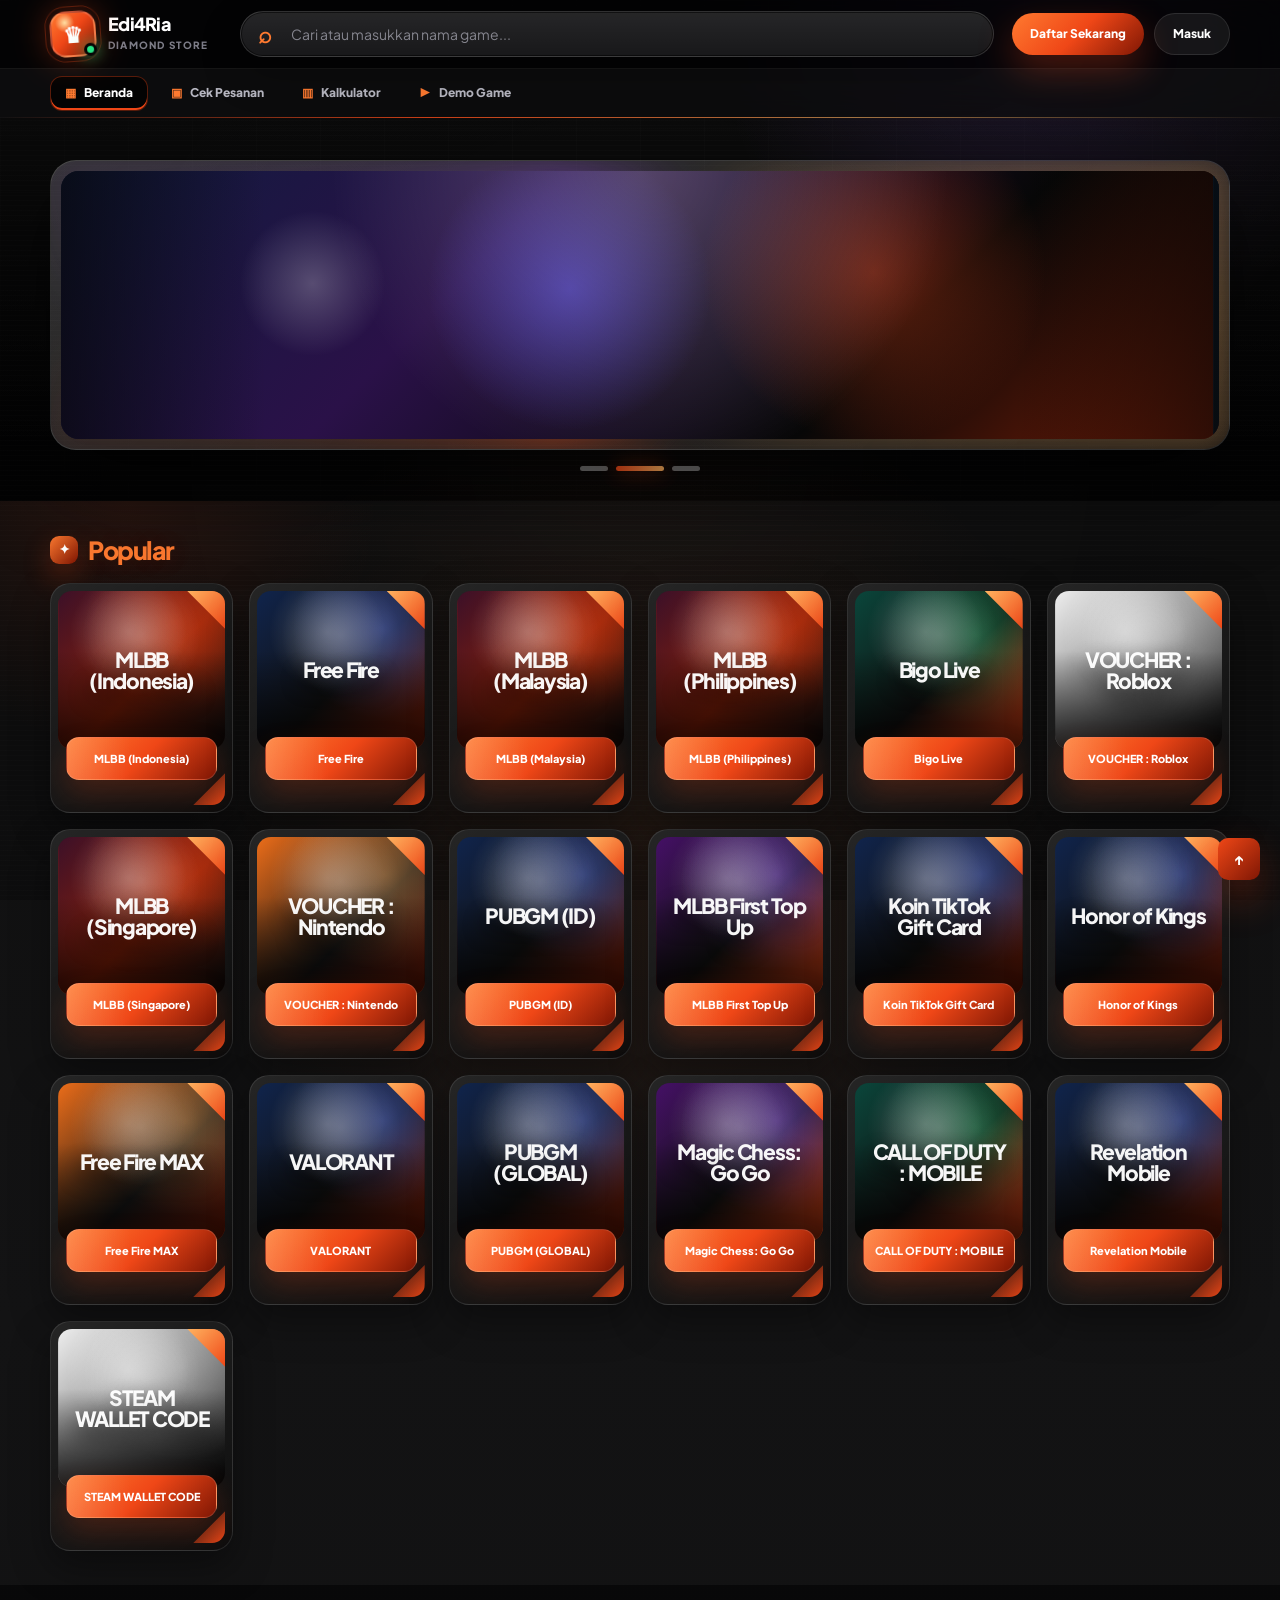
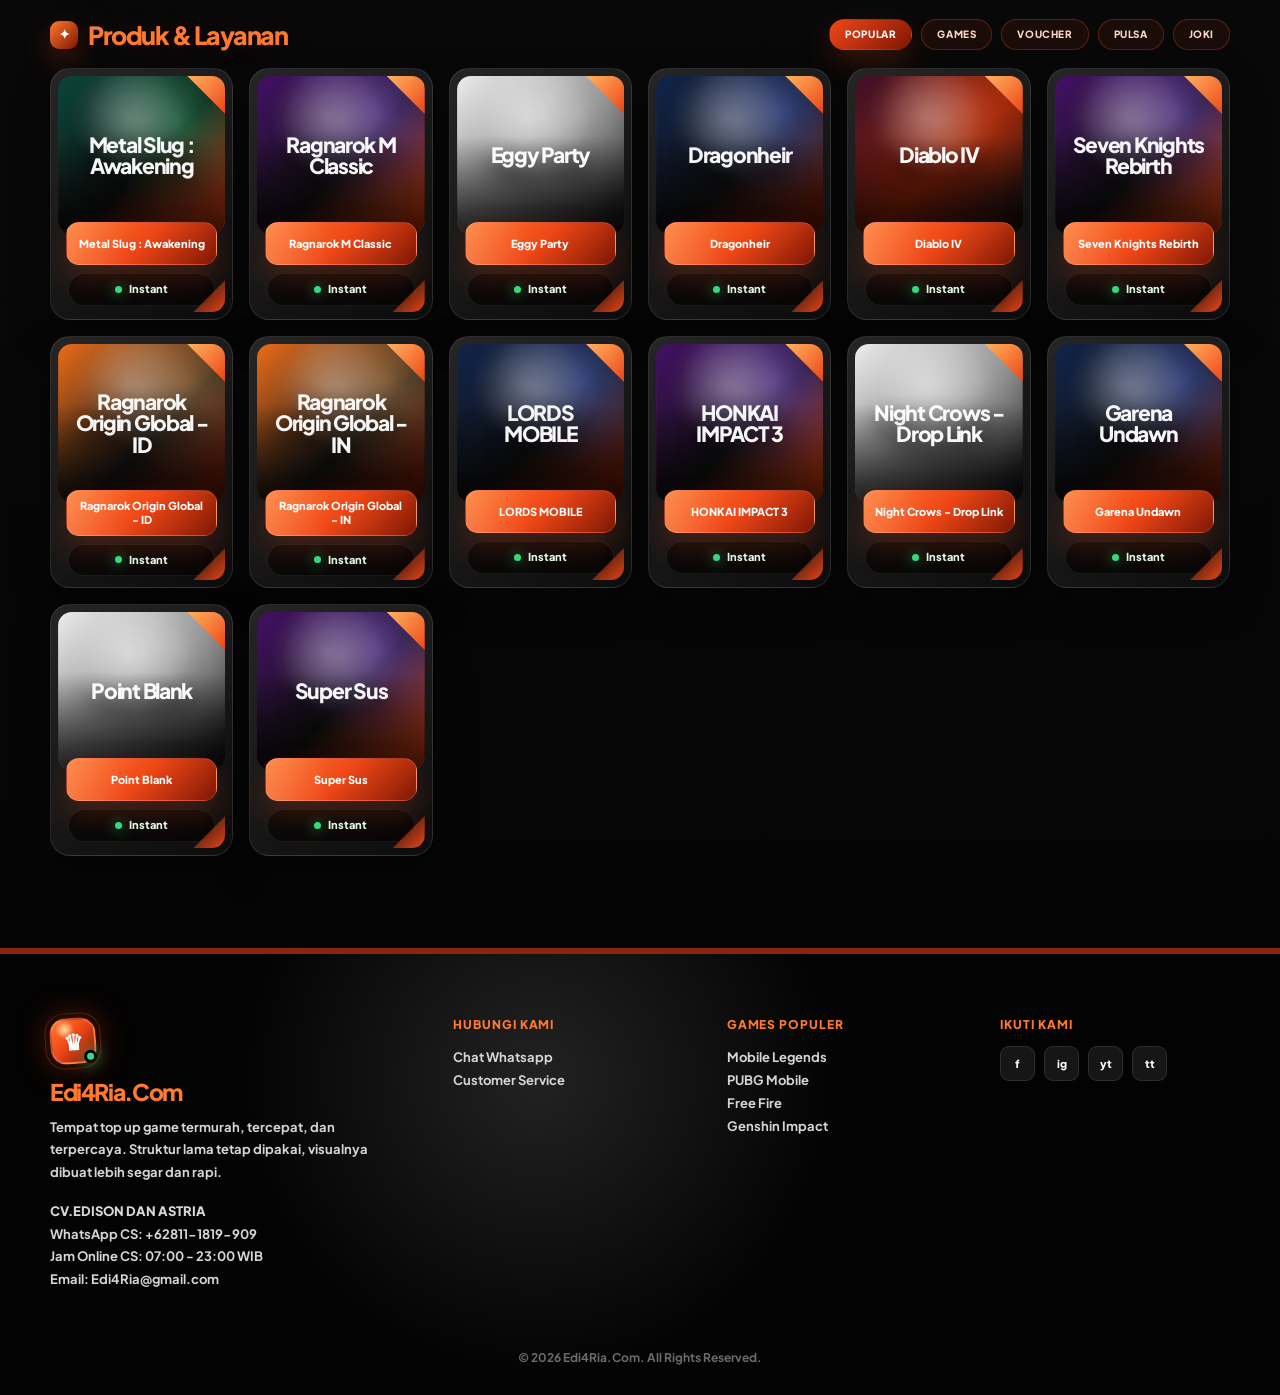
<file: EDI4RIAA444.html>
<!doctype html>
<html lang="id">
<head>
    <meta charset="utf-8">
    <meta name="viewport" content="width=device-width, initial-scale=1">
    <title>Edi4Ria Diamond Revamp</title>

    <!-- Bootstrap 4 hanya helper kecil. UI utama full manual CSS. -->
    <link rel="stylesheet" href="https://cdn.jsdelivr.net/npm/bootstrap@4.6.2/dist/css/bootstrap.min.css">
    <link href="https://fonts.googleapis.com/css2?family=Plus+Jakarta+Sans:wght@400;500;600;700;800;900&display=swap" rel="stylesheet">

    <style>
        :root {
            --bg: #040404;
            --bg-2: #09090a;
            --surface: #111113;
            --surface-2: #18181b;
            --surface-3: #232328;
            --glass: rgba(255, 255, 255, 0.065);
            --line: rgba(255, 255, 255, 0.10);
            --line-strong: rgba(255, 255, 255, 0.18);
            --text: #ffffff;
            --muted: #b7b7c1;
            --muted-2: #7d7d88;
            --brand: #ef4717;
            --brand-2: #ff7a30;
            --brand-3: #ffb25f;
            --brand-dark: #801704;
            --brand-soft: rgba(239, 71, 23, 0.16);
            --purple: #9b5cff;
            --blue: #5d7cff;
            --green: #29e384;
            --shadow: 0 30px 90px rgba(0, 0, 0, 0.55);
            --shadow-soft: 0 18px 46px rgba(0, 0, 0, 0.34);
            --glow: 0 0 0 1px rgba(239, 71, 23, 0.34), 0 22px 56px rgba(239, 71, 23, 0.24);
            --radius: 18px;
            --radius-lg: 30px;
            --header-offset: 124px;
        }

        * {
            box-sizing: border-box;
        }

        html {
            scroll-behavior: smooth;
        }

        body {
            margin: 0;
            color: var(--text);
            background:
                radial-gradient(circle at 18% -12%, rgba(239, 71, 23, 0.33), transparent 360px),
                radial-gradient(circle at 82% 1%, rgba(155, 92, 255, 0.20), transparent 330px),
                radial-gradient(circle at 50% 28%, rgba(255, 122, 48, 0.10), transparent 460px),
                linear-gradient(180deg, #040404 0%, #09090a 44%, #040404 100%);
            font-family: "Plus Jakarta Sans", Arial, sans-serif;
            font-size: 14px;
            overflow-x: hidden;
        }

        body::before {
            content: "";
            position: fixed;
            inset: 0;
            z-index: -3;
            background:
                linear-gradient(rgba(255, 255, 255, 0.024) 1px, transparent 1px),
                linear-gradient(90deg, rgba(255, 255, 255, 0.024) 1px, transparent 1px);
            background-size: 64px 64px;
            mask-image: linear-gradient(180deg, rgba(0, 0, 0, 0.86), transparent 78%);
            pointer-events: none;
        }

        body::after {
            content: "";
            position: fixed;
            inset: 0;
            z-index: -2;
            background:
                radial-gradient(circle at center, transparent 0%, rgba(0, 0, 0, 0.48) 82%),
                repeating-linear-gradient(180deg, rgba(255, 255, 255, 0.014) 0, rgba(255, 255, 255, 0.014) 1px, transparent 1px, transparent 5px);
            pointer-events: none;
        }

        a,
        a:hover {
            color: inherit;
            text-decoration: none;
        }

        button,
        input {
            font-family: inherit;
        }

        button {
            cursor: pointer;
        }

        .app {
            min-height: 100vh;
        }

        .container-main {
            width: min(1180px, calc(100% - 32px));
            margin: 0 auto;
        }

        .header {
            position: sticky;
            top: 0;
            z-index: 100;
            background: rgba(5, 5, 6, 0.78);
            border-bottom: 1px solid var(--line-soft, rgba(255,255,255,0.06));
            backdrop-filter: blur(22px);
        }

        .header::after {
            content: "";
            position: absolute;
            right: 0;
            bottom: -1px;
            left: 0;
            height: 1px;
            background: linear-gradient(90deg, transparent, rgba(239, 71, 23, 0.92), rgba(255, 178, 95, 0.68), transparent);
            opacity: 0.9;
        }

        .header-main {
            display: grid;
            grid-template-columns: 172px minmax(260px, 1fr) auto;
            gap: 18px;
            align-items: center;
            min-height: 68px;
        }

        .brand {
            display: inline-flex;
            align-items: center;
            gap: 12px;
        }

        .logo-mark {
            position: relative;
            display: grid;
            place-items: center;
            width: 46px;
            height: 46px;
            color: #ffffff;
            background:
                radial-gradient(circle at 32% 22%, #ffe0a4, transparent 22%),
                linear-gradient(135deg, var(--brand-2), var(--brand) 46%, var(--brand-dark));
            border: 2px solid rgba(255, 255, 255, 0.16);
            border-radius: 16px;
            box-shadow: 0 0 34px rgba(239, 71, 23, 0.42);
            font-size: 22px;
            font-weight: 900;
            transform: rotate(-4deg);
        }

        .logo-mark::before {
            content: "";
            position: absolute;
            inset: -7px;
            border: 1px solid rgba(239, 71, 23, 0.30);
            border-radius: 20px;
            animation: pulseRing 2.8s infinite ease-in-out;
        }

        .logo-mark::after {
            content: "";
            position: absolute;
            right: -2px;
            bottom: -2px;
            width: 13px;
            height: 13px;
            background: var(--green);
            border: 3px solid #050505;
            border-radius: 50%;
            box-shadow: 0 0 16px rgba(41, 227, 132, 0.82);
        }

        @keyframes pulseRing {
            0%, 100% {
                transform: scale(0.94);
                opacity: 0.32;
            }

            50% {
                transform: scale(1.08);
                opacity: 0.86;
            }
        }

        .brand-text strong {
            display: block;
            color: #ffffff;
            font-size: 18px;
            font-weight: 900;
            letter-spacing: -0.04em;
            line-height: 1;
        }

        .brand-text span {
            display: block;
            margin-top: 5px;
            color: var(--muted-2);
            font-size: 10px;
            font-weight: 900;
            letter-spacing: 0.12em;
            text-transform: uppercase;
        }

        .search-box {
            position: relative;
        }

        .search-box::before {
            content: "⌕";
            position: absolute;
            top: 50%;
            left: 18px;
            color: var(--brand-2);
            font-size: 23px;
            font-weight: 900;
            transform: translateY(-50%);
        }

        .search-box input {
            width: 100%;
            height: 46px;
            padding: 0 18px 0 50px;
            color: #ffffff;
            background:
                linear-gradient(180deg, rgba(255, 255, 255, 0.09), rgba(255, 255, 255, 0.035)),
                rgba(18, 18, 20, 0.92);
            border: 1px solid var(--line);
            border-radius: 999px;
            outline: none;
            box-shadow: inset 0 0 0 1px rgba(0, 0, 0, 0.55), 0 16px 44px rgba(0, 0, 0, 0.24);
            transition: 0.18s ease;
        }

        .search-box input:focus {
            border-color: rgba(239, 71, 23, 0.72);
            box-shadow: 0 0 0 4px rgba(239, 71, 23, 0.13), 0 18px 50px rgba(239, 71, 23, 0.14);
        }

        .search-box input::placeholder {
            color: #85858e;
        }

        .header-actions {
            display: flex;
            align-items: center;
            gap: 10px;
        }

        .btn-ui {
            display: inline-flex;
            align-items: center;
            justify-content: center;
            gap: 8px;
            min-height: 42px;
            padding: 0 18px;
            color: #ffffff;
            border: 0;
            border-radius: 999px;
            font-size: 12px;
            font-weight: 900;
            transition: 0.18s ease;
        }

        .btn-orange {
            position: relative;
            isolation: isolate;
            background: linear-gradient(135deg, var(--brand-2), var(--brand), var(--brand-dark));
            box-shadow: 0 15px 36px rgba(239, 71, 23, 0.30);
            overflow: hidden;
        }

        .btn-orange::before {
            content: "";
            position: absolute;
            inset: 0;
            z-index: -1;
            background: linear-gradient(120deg, transparent, rgba(255, 255, 255, 0.28), transparent);
            transform: translateX(-120%);
            transition: 0.45s ease;
        }

        .btn-orange:hover {
            transform: translateY(-1px);
            box-shadow: 0 20px 48px rgba(239, 71, 23, 0.42);
        }

        .btn-orange:hover::before {
            transform: translateX(120%);
        }

        .btn-dark-ui {
            background: rgba(255, 255, 255, 0.07);
            border: 1px solid var(--line);
        }

        .btn-dark-ui:hover {
            background: rgba(255, 255, 255, 0.11);
        }

        .nav-wrap {
            background: rgba(255, 255, 255, 0.035);
            border-top: 1px solid rgba(255, 255, 255, 0.04);
        }

        .nav-menu {
            display: flex;
            gap: 8px;
            min-height: 48px;
            align-items: center;
            overflow-x: auto;
            scrollbar-width: none;
        }

        .nav-menu::-webkit-scrollbar {
            display: none;
        }

        .nav-btn {
            display: inline-flex;
            align-items: center;
            gap: 8px;
            min-height: 35px;
            padding: 0 14px;
            color: var(--muted);
            background: transparent;
            border: 1px solid transparent;
            border-radius: 12px;
            font-size: 12px;
            font-weight: 900;
            white-space: nowrap;
            transition: 0.18s ease;
        }

        .nav-btn.active,
        .nav-btn:hover {
            color: #ffffff;
            background: rgba(0, 0, 0, 0.70);
            border-color: rgba(239, 71, 23, 0.36);
            box-shadow: inset 0 -2px 0 var(--brand);
        }

        .nav-icon {
            color: var(--brand-2);
        }

        .page {
            display: none;
        }

        .page.active {
            display: block;
        }

        .banner-section {
            position: relative;
            padding: 42px 0 30px;
            background: linear-gradient(180deg, rgba(255, 255, 255, 0.035), transparent);
        }

        .banner-shell {
            position: relative;
            padding: 10px;
            background:
                linear-gradient(135deg, rgba(255, 255, 255, 0.14), rgba(255, 255, 255, 0.025)),
                rgba(255, 255, 255, 0.036);
            border: 1px solid var(--line);
            border-radius: 26px;
            box-shadow: var(--shadow);
            overflow: hidden;
        }

        .banner-shell::before {
            content: "";
            position: absolute;
            inset: -2px;
            z-index: 0;
            background: conic-gradient(from 160deg, transparent, rgba(239, 71, 23, 0.74), transparent 30%, rgba(157, 74, 255, 0.58), transparent 62%, rgba(255, 178, 95, 0.58), transparent);
            opacity: 0.56;
            filter: blur(18px);
            animation: rotateGlow 9s linear infinite;
        }

        .banner-shell::after {
            content: "";
            position: absolute;
            inset: 10px;
            z-index: 1;
            border: 1px solid rgba(255, 255, 255, 0.10);
            border-radius: 18px;
            pointer-events: none;
        }

        @keyframes rotateGlow {
            to {
                transform: rotate(360deg);
            }
        }

        .banner-viewport {
            position: relative;
            z-index: 2;
            overflow: hidden;
            border-radius: 18px;
            background: #090909;
        }

        .banner-track {
            display: flex;
            width: 300%;
            animation: bannerSlide 16s infinite ease-in-out;
        }

        @keyframes bannerSlide {
            0%, 27% {
                transform: translateX(0);
            }

            35%, 60% {
                transform: translateX(-33.333%);
            }

            68%, 92% {
                transform: translateX(-66.666%);
            }

            100% {
                transform: translateX(0);
            }
        }

        .banner-image {
            position: relative;
            flex: 0 0 33.333%;
            min-height: clamp(152px, 21vw, 268px);
            background-size: cover;
            background-position: center;
            transform: scale(1.01);
            animation: bannerZoom 8s infinite alternate ease-in-out;
            overflow: hidden;
        }

        @keyframes bannerZoom {
            from {
                background-position: 50% 50%;
            }

            to {
                background-position: 54% 46%;
            }
        }

        .banner-image::before {
            content: "";
            position: absolute;
            inset: 0;
            background:
                linear-gradient(90deg, rgba(5, 5, 5, 0.68), transparent 18%, transparent 82%, rgba(5, 5, 5, 0.68)),
                radial-gradient(circle at 50% 0%, rgba(255, 255, 255, 0.22), transparent 48%);
            pointer-events: none;
        }

        .banner-image::after {
            content: "";
            position: absolute;
            inset: 0;
            background: linear-gradient(115deg, transparent 0%, rgba(255, 255, 255, 0.28) 44%, transparent 58%);
            transform: translateX(-110%);
            animation: shine 4.2s infinite ease-in-out;
        }

        @keyframes shine {
            0%, 45% {
                transform: translateX(-110%);
            }

            78%, 100% {
                transform: translateX(110%);
            }
        }

        .banner-1 {
            background-image:
                radial-gradient(circle at 22% 42%, rgba(255, 255, 255, 0.24), transparent 72px),
                radial-gradient(circle at 44% 44%, rgba(91, 81, 255, 0.50), transparent 140px),
                radial-gradient(circle at 70% 38%, rgba(239, 71, 23, 0.42), transparent 170px),
                linear-gradient(135deg, #101b3e 0%, #2a1148 36%, #070707 70%, #7d1e07 100%);
        }

        .banner-2 {
            background-image:
                radial-gradient(circle at 48% 38%, rgba(255, 255, 255, 0.24), transparent 76px),
                radial-gradient(circle at 18% 44%, rgba(255, 119, 47, 0.48), transparent 130px),
                radial-gradient(circle at 74% 52%, rgba(70, 137, 255, 0.34), transparent 150px),
                linear-gradient(135deg, #081d32 0%, #151515 50%, #831f08 100%);
        }

        .banner-3 {
            background-image:
                radial-gradient(circle at 72% 42%, rgba(255, 255, 255, 0.26), transparent 82px),
                radial-gradient(circle at 42% 34%, rgba(155, 92, 255, 0.48), transparent 140px),
                radial-gradient(circle at 14% 64%, rgba(239, 71, 23, 0.38), transparent 130px),
                linear-gradient(135deg, #2a1038 0%, #080808 54%, #a62b0a 100%);
        }

        .banner-dots {
            display: flex;
            justify-content: center;
            gap: 8px;
            margin-top: 16px;
        }

        .banner-dots span {
            width: 28px;
            height: 5px;
            background: rgba(255, 255, 255, 0.42);
            border-radius: 999px;
        }

        .banner-dots .active {
            width: 48px;
            background: linear-gradient(90deg, var(--brand), var(--brand-3));
            box-shadow: 0 0 20px rgba(239, 71, 23, 0.65);
        }

        .section {
            padding: 34px 0;
        }

        .section-block-dark {
            background:
                radial-gradient(circle at 10% 0%, rgba(239, 71, 23, 0.11), transparent 250px),
                rgba(255, 255, 255, 0.045);
        }

        .section-head {
            display: flex;
            justify-content: space-between;
            align-items: flex-end;
            gap: 16px;
            margin-bottom: 18px;
        }

        .section-title {
            display: flex;
            align-items: center;
            gap: 10px;
            margin: 0;
            color: var(--brand-2);
            font-size: 25px;
            font-weight: 900;
            letter-spacing: -0.06em;
            text-shadow: 0 0 26px rgba(239, 71, 23, 0.18);
        }

        .section-title span {
            display: grid;
            place-items: center;
            width: 28px;
            height: 28px;
            color: #ffffff;
            background: linear-gradient(135deg, var(--brand-2), var(--brand-dark));
            border-radius: 9px;
            font-size: 13px;
            box-shadow: 0 12px 28px rgba(239, 71, 23, 0.28);
        }

        .filter-tabs {
            display: flex;
            flex-wrap: wrap;
            gap: 9px;
        }

        .filter-tab {
            min-height: 31px;
            padding: 0 15px;
            color: #ffd7ca;
            background: rgba(239, 71, 23, 0.08);
            border: 1px solid rgba(239, 71, 23, 0.32);
            border-radius: 999px;
            font-size: 10px;
            font-weight: 900;
            letter-spacing: 0.06em;
            text-transform: uppercase;
            transition: 0.18s ease;
        }

        .filter-tab.active,
        .filter-tab:hover {
            color: #ffffff;
            background: linear-gradient(135deg, var(--brand), var(--brand-dark));
            border-color: transparent;
            box-shadow: 0 12px 28px rgba(239, 71, 23, 0.22);
        }

        .game-grid {
            display: grid;
            grid-template-columns: repeat(6, 1fr);
            gap: 16px;
        }

        .game-card {
            position: relative;
            min-height: 230px;
            padding: 7px;
            background:
                linear-gradient(145deg, rgba(255, 255, 255, 0.12), rgba(255, 255, 255, 0.025)),
                #070707;
            border: 1px solid rgba(255, 255, 255, 0.10);
            border-radius: 20px;
            box-shadow: 0 16px 38px rgba(0, 0, 0, 0.38);
            overflow: hidden;
            cursor: pointer;
            transform: translateZ(0);
            transition: 0.22s ease;
        }

        .game-card:hover {
            transform: translateY(-7px) scale(1.018);
            border-color: rgba(239, 71, 23, 0.66);
            box-shadow: var(--glow);
        }

        .game-card::before {
            content: "";
            position: absolute;
            top: 7px;
            right: 7px;
            z-index: 5;
            width: 38px;
            height: 38px;
            background: linear-gradient(135deg, var(--brand-3), var(--brand));
            clip-path: polygon(100% 0, 0 0, 100% 100%);
            border-top-right-radius: 13px;
        }

        .game-card::after {
            content: "";
            position: absolute;
            right: 7px;
            bottom: 7px;
            z-index: 5;
            width: 32px;
            height: 32px;
            background: linear-gradient(135deg, transparent, var(--brand));
            clip-path: polygon(100% 0, 0 100%, 100% 100%);
            border-bottom-right-radius: 13px;
            opacity: 0.98;
        }

        .game-image {
            position: relative;
            height: 158px;
            background-image: var(--image);
            background-size: cover;
            background-position: center;
            border-radius: 14px;
            overflow: hidden;
        }

        .game-image::before {
            content: "";
            position: absolute;
            inset: 0;
            background:
                radial-gradient(circle at 50% 28%, rgba(255, 255, 255, 0.19), transparent 42%),
                linear-gradient(180deg, transparent 38%, rgba(0, 0, 0, 0.79));
            transition: 0.22s ease;
        }

        .game-image::after {
            content: "";
            position: absolute;
            inset: 0;
            background: linear-gradient(115deg, transparent 0%, rgba(255, 255, 255, 0.20) 45%, transparent 60%);
            transform: translateX(-120%);
            transition: 0.42s ease;
        }

        .game-card:hover .game-image::after {
            transform: translateX(120%);
        }

        .game-card:hover .game-image::before {
            background:
                radial-gradient(circle at 50% 28%, rgba(255, 255, 255, 0.30), transparent 42%),
                linear-gradient(180deg, transparent 30%, rgba(0, 0, 0, 0.87));
        }

        .game-art-title {
            position: absolute;
            inset: 0;
            z-index: 2;
            display: flex;
            align-items: center;
            justify-content: center;
            padding: 15px;
            color: #ffffff;
            text-align: center;
            font-size: 21px;
            font-weight: 900;
            line-height: 1.02;
            letter-spacing: -0.06em;
            text-shadow: 0 10px 25px rgba(0, 0, 0, 0.90);
            opacity: 0.96;
        }

        .game-title-bar {
            position: relative;
            z-index: 4;
            display: flex;
            align-items: center;
            justify-content: center;
            min-height: 43px;
            margin: -12px 8px 0;
            padding: 8px 10px;
            color: #ffffff;
            background:
                linear-gradient(90deg, rgba(255, 255, 255, 0.15), transparent 42%),
                linear-gradient(135deg, var(--brand-2), var(--brand), var(--brand-dark));
            border: 1px solid rgba(255, 255, 255, 0.13);
            border-radius: 13px;
            text-align: center;
            font-size: 11px;
            font-weight: 900;
            line-height: 1.25;
            box-shadow: 0 14px 30px rgba(239, 71, 23, 0.22);
            transition: 0.22s ease;
        }

        .game-card:hover .game-title-bar {
            transform: translateY(-2px);
            box-shadow: 0 18px 38px rgba(239, 71, 23, 0.32);
        }

        .game-instant {
            position: relative;
            z-index: 3;
            display: flex;
            align-items: center;
            justify-content: center;
            gap: 7px;
            min-height: 30px;
            margin: 8px 10px 2px;
            padding: 7px 10px;
            color: #dfffee;
            background: rgba(0, 0, 0, 0.58);
            border: 1px solid rgba(255, 255, 255, 0.07);
            border-radius: 999px;
            text-align: center;
            font-size: 11px;
            font-weight: 900;
        }

        .game-instant::before {
            content: "";
            width: 7px;
            height: 7px;
            background: var(--green);
            border-radius: 50%;
            box-shadow: 0 0 14px rgba(41, 227, 132, 0.82);
        }

        .game-card.service-card {
            min-height: 252px;
        }

        .game-card.service-card .game-image {
            height: 158px;
        }

        .game-page-hero {
            position: relative;
            min-height: 310px;
            background:
                linear-gradient(180deg, rgba(0, 0, 0, 0.02), #050505),
                radial-gradient(circle at 72% 26%, rgba(239, 71, 23, 0.42), transparent 300px),
                radial-gradient(circle at 30% 24%, rgba(157, 92, 255, 0.20), transparent 270px),
                linear-gradient(135deg, #2c1645, #111112 52%, #72200a);
            overflow: hidden;
        }

        .game-page-hero::before {
            content: "MAGIC CHESS";
            position: absolute;
            right: -30px;
            bottom: 4px;
            color: rgba(255, 255, 255, 0.06);
            font-size: clamp(76px, 13vw, 172px);
            font-weight: 900;
            letter-spacing: -0.12em;
            line-height: 0.75;
        }

        .game-page-inner {
            position: relative;
            z-index: 2;
            display: flex;
            align-items: flex-end;
            min-height: 310px;
            padding-bottom: 30px;
        }

        .game-cover {
            display: grid;
            place-items: center;
            width: 180px;
            height: 218px;
            margin-right: 22px;
            background:
                radial-gradient(circle at 48% 24%, rgba(255, 255, 255, 0.20), transparent 62px),
                linear-gradient(135deg, #5725a7, #141416 55%, var(--brand));
            border: 1px solid var(--line);
            border-radius: 18px;
            box-shadow: var(--shadow);
            text-align: center;
            font-size: 24px;
            font-weight: 900;
            line-height: 1;
            letter-spacing: -0.06em;
        }

        .game-info h1 {
            margin: 0 0 6px;
            color: #ffffff;
            font-size: clamp(28px, 4vw, 46px);
            font-weight: 900;
            letter-spacing: -0.07em;
        }

        .game-info p {
            margin: 0;
            color: #ffd1c2;
            font-weight: 800;
        }

        .trust-row {
            display: grid;
            grid-template-columns: repeat(4, 1fr);
            gap: 12px;
            margin: 18px 0 18px;
        }

        .trust-card {
            display: flex;
            align-items: center;
            gap: 12px;
            min-height: 76px;
            padding: 14px;
            background:
                linear-gradient(180deg, rgba(255, 255, 255, 0.085), rgba(255, 255, 255, 0.035)),
                var(--surface);
            border: 1px solid var(--line);
            border-radius: 16px;
            box-shadow: 0 16px 38px rgba(0, 0, 0, 0.24);
        }

        .trust-icon {
            display: grid;
            place-items: center;
            flex: 0 0 42px;
            width: 42px;
            height: 42px;
            color: #ffffff;
            background: linear-gradient(135deg, var(--brand-2), var(--brand-dark));
            border-radius: 13px;
            box-shadow: 0 12px 28px rgba(239, 71, 23, 0.24);
            font-size: 18px;
        }

        .trust-card strong {
            display: block;
            font-size: 12px;
            font-weight: 900;
        }

        .trust-card span {
            display: block;
            margin-top: 3px;
            color: var(--muted-2);
            font-size: 11px;
            font-weight: 750;
        }

        .order-grid,
        .invoice-grid {
            display: grid;
            grid-template-columns: minmax(0, 1.4fr) minmax(350px, 0.92fr);
            gap: 20px;
            align-items: start;
        }

        .panel {
            background: rgba(18, 18, 20, 0.96);
            border: 1px solid var(--line);
            border-radius: 18px;
            box-shadow: 0 20px 54px rgba(0, 0, 0, 0.34);
            overflow: hidden;
        }

        .panel-head {
            display: flex;
            justify-content: space-between;
            align-items: center;
            gap: 14px;
            padding: 15px 17px;
            background:
                linear-gradient(90deg, rgba(239, 71, 23, 0.15), transparent),
                rgba(255, 255, 255, 0.025);
            border-bottom: 1px solid var(--line);
        }

        .panel-title {
            display: flex;
            align-items: center;
            gap: 10px;
            margin: 0;
            color: #ffffff;
            font-size: 15px;
            font-weight: 900;
            letter-spacing: -0.02em;
            text-transform: uppercase;
        }

        .step-no {
            display: grid;
            place-items: center;
            width: 28px;
            height: 28px;
            color: #ffffff;
            background: linear-gradient(135deg, var(--brand), var(--brand-dark));
            border-radius: 9px;
            font-size: 12px;
            box-shadow: 0 10px 24px rgba(239, 71, 23, 0.26);
        }

        .mini-label {
            display: inline-flex;
            align-items: center;
            gap: 8px;
            min-height: 30px;
            padding: 0 12px;
            color: #ffd5c7;
            background: rgba(239, 71, 23, 0.14);
            border: 1px solid rgba(239, 71, 23, 0.33);
            border-radius: 999px;
            font-size: 11px;
            font-weight: 900;
            letter-spacing: 0.08em;
            text-transform: uppercase;
        }

        .nominal-grid {
            display: grid;
            grid-template-columns: repeat(2, 1fr);
            gap: 12px;
            padding: 15px;
        }

        .nominal-card {
            position: relative;
            display: grid;
            grid-template-columns: 52px minmax(0, 1fr);
            gap: 12px;
            align-items: center;
            min-height: 78px;
            padding: 12px;
            background:
                linear-gradient(135deg, rgba(255, 255, 255, 0.085), rgba(255, 255, 255, 0.025)),
                #080809;
            border: 1px solid var(--line);
            border-radius: 13px;
            cursor: pointer;
            transition: 0.18s ease;
        }

        .nominal-card:hover,
        .nominal-card.active {
            transform: translateY(-2px);
            border-color: rgba(239, 71, 23, 0.60);
            box-shadow: var(--glow);
        }

        .nominal-card.active::after {
            content: "✓";
            position: absolute;
            top: 9px;
            right: 9px;
            display: grid;
            place-items: center;
            width: 20px;
            height: 20px;
            color: #ffffff;
            background: var(--brand);
            border-radius: 50%;
            font-size: 11px;
            font-weight: 900;
        }

        .nominal-icon {
            display: grid;
            place-items: center;
            width: 52px;
            height: 52px;
            background: #151517;
            border: 1px solid var(--line);
            border-radius: 11px;
            font-size: 23px;
        }

        .nominal-name {
            max-width: calc(100% - 22px);
            margin: 0 0 5px;
            color: #ffffff;
            font-size: 12px;
            font-weight: 900;
            line-height: 1.35;
        }

        .old-price {
            display: inline-block;
            margin-bottom: 3px;
            padding: 2px 7px;
            color: #ffffff;
            background: var(--brand);
            border-radius: 999px;
            font-size: 10px;
            font-weight: 900;
            text-decoration: line-through;
        }

        .price {
            color: #ffffff;
            font-size: 13px;
            font-weight: 900;
        }

        .side {
            position: sticky;
            top: calc(var(--header-offset) + 14px);
            display: grid;
            gap: 14px;
        }

        .pad {
            padding: 15px;
        }

        .input-row {
            display: grid;
            grid-template-columns: 1fr 1fr;
            gap: 10px;
        }

        .input,
        .login-input {
            width: 100%;
            height: 46px;
            padding: 0 14px;
            color: #ffffff;
            background: #080809;
            border: 1px solid var(--line);
            border-radius: 12px;
            outline: none;
            transition: 0.18s ease;
        }

        .input:focus,
        .login-input:focus {
            border-color: rgba(239, 71, 23, 0.68);
            box-shadow: 0 0 0 4px rgba(239, 71, 23, 0.12);
        }

        .input::placeholder,
        .login-input::placeholder {
            color: #77777e;
        }

        .hint {
            margin: 9px 0 0;
            color: var(--muted-2);
            font-size: 11px;
            font-weight: 700;
            line-height: 1.65;
        }

        .pay-list {
            display: grid;
            gap: 10px;
            padding: 15px;
        }

        .pay-card {
            display: grid;
            grid-template-columns: 72px 1fr auto;
            gap: 12px;
            align-items: center;
            min-height: 68px;
            padding: 12px;
            background: rgba(255, 255, 255, 0.055);
            border: 1px solid var(--line);
            border-radius: 13px;
            cursor: pointer;
            transition: 0.18s ease;
        }

        .pay-card:hover,
        .pay-card.active {
            background: rgba(239, 71, 23, 0.11);
            border-color: rgba(239, 71, 23, 0.52);
        }

        .pay-logo {
            display: grid;
            place-items: center;
            height: 42px;
            color: #ffd7a5;
            background: #050505;
            border: 1px solid var(--line);
            border-radius: 9px;
            font-size: 12px;
            font-weight: 900;
        }

        .pay-card strong {
            display: block;
            font-size: 12px;
            line-height: 1.45;
        }

        .pay-card span {
            display: block;
            margin-top: 3px;
            color: var(--muted-2);
            font-size: 11px;
            font-weight: 700;
        }

        .pay-accordion {
            display: grid;
            gap: 9px;
            padding: 0 15px 15px;
        }

        .pay-toggle {
            display: flex;
            align-items: center;
            justify-content: space-between;
            min-height: 49px;
            padding: 0 14px;
            color: #ffffff;
            background: rgba(255, 255, 255, 0.065);
            border: 1px solid var(--line);
            border-radius: 12px;
            font-weight: 900;
        }

        .checkout-area {
            padding: 0 15px 15px;
        }

        .checkout-area .btn-ui {
            width: 100%;
            min-height: 52px;
            border-radius: 13px;
        }

        .invoice-hero {
            position: relative;
            min-height: 310px;
            display: grid;
            place-items: center;
            background:
                linear-gradient(180deg, rgba(0, 0, 0, 0.0), #050505),
                radial-gradient(circle at 50% 18%, rgba(239, 71, 23, 0.35), transparent 280px),
                linear-gradient(135deg, #32160c, #101010 52%, #5c1605);
            text-align: center;
            overflow: hidden;
        }

        .invoice-hero::before {
            content: "PAYMENT";
            position: absolute;
            bottom: -18px;
            color: rgba(255, 255, 255, 0.055);
            font-size: clamp(82px, 15vw, 190px);
            font-weight: 900;
            letter-spacing: -0.11em;
            line-height: 0.75;
        }

        .invoice-hero-content {
            position: relative;
            z-index: 2;
            max-width: 760px;
            padding: 0 20px;
        }

        .invoice-hero h1 {
            margin: 14px 0 8px;
            color: #ffffff;
            font-size: clamp(32px, 5vw, 58px);
            font-weight: 900;
            letter-spacing: -0.08em;
            line-height: 0.96;
        }

        .invoice-hero p {
            margin: 0;
            color: var(--muted);
            font-weight: 750;
        }

        .invoice-hero b {
            color: var(--brand-2);
        }

        .step-grid {
            position: relative;
            z-index: 2;
            display: grid;
            grid-template-columns: repeat(4, 1fr);
            gap: 12px;
            margin-top: -38px;
            margin-bottom: 22px;
        }

        .step-card {
            min-height: 94px;
            padding: 15px;
            background: rgba(18, 18, 20, 0.96);
            border: 1px solid var(--line);
            border-radius: 16px;
            box-shadow: 0 16px 40px rgba(0, 0, 0, 0.32);
        }

        .step-top {
            display: flex;
            align-items: center;
            gap: 10px;
        }

        .step-icon {
            display: grid;
            place-items: center;
            width: 38px;
            height: 38px;
            background: linear-gradient(135deg, var(--brand), var(--brand-dark));
            border-radius: 12px;
            box-shadow: 0 10px 26px rgba(239, 71, 23, 0.24);
        }

        .step-card.off .step-icon {
            background: #454545;
            box-shadow: none;
        }

        .step-card strong {
            display: block;
            font-size: 13px;
            font-weight: 900;
        }

        .step-card span {
            display: block;
            margin-top: 4px;
            color: var(--muted-2);
            font-size: 11px;
            font-weight: 750;
        }

        .timer {
            display: flex;
            gap: 7px;
        }

        .timer span {
            display: grid;
            place-items: center;
            min-width: 42px;
            height: 40px;
            background: linear-gradient(135deg, var(--brand-2), var(--brand-dark));
            border-radius: 12px;
            font-weight: 900;
        }

        .qr-zone {
            display: grid;
            place-items: center;
            margin: 22px 0;
        }

        .qr {
            position: relative;
            display: grid;
            place-items: center;
            width: 238px;
            height: 238px;
            background:
                linear-gradient(90deg, #111 10px, transparent 10px) 0 0 / 22px 22px,
                linear-gradient(#111 10px, transparent 10px) 0 0 / 22px 22px,
                #ffffff;
            border: 14px solid #ffffff;
            border-radius: 18px;
            box-shadow: var(--shadow);
        }

        .qr::before {
            content: "QRIS";
            display: grid;
            place-items: center;
            width: 86px;
            height: 46px;
            color: #101010;
            background: #ffffff;
            border: 4px solid #101010;
            border-radius: 10px;
            font-size: 18px;
            font-weight: 900;
        }

        .detail-row {
            display: grid;
            grid-template-columns: 1fr auto;
            gap: 12px;
            padding: 13px 0;
            border-bottom: 1px solid var(--line);
        }

        .detail-row span {
            color: var(--muted-2);
            font-weight: 750;
        }

        .detail-row strong {
            color: #ffffff;
            text-align: right;
            font-weight: 900;
        }

        .guide-box {
            margin-top: 16px;
            padding: 18px;
            background: rgba(255, 255, 255, 0.055);
            border: 1px solid var(--line);
            border-left: 4px solid var(--brand);
            border-radius: 16px;
        }

        .guide-box h3 {
            margin: 0 0 10px;
            font-size: 15px;
            font-weight: 900;
            text-transform: uppercase;
        }

        .guide-box ol {
            margin: 0;
            padding-left: 19px;
            color: var(--muted);
            font-weight: 700;
            line-height: 1.8;
        }

        .login-page {
            display: grid;
            place-items: center;
            min-height: calc(100vh - var(--header-offset));
            padding: 44px 0;
        }

        .login-shell {
            display: grid;
            grid-template-columns: minmax(0, 1.05fr) minmax(360px, 0.95fr);
            width: min(1120px, calc(100% - 32px));
            min-height: 560px;
            background: rgba(19, 19, 21, 0.94);
            border: 1px solid var(--line);
            border-radius: 34px;
            box-shadow: var(--shadow);
            overflow: hidden;
        }

        .login-art {
            position: relative;
            padding: 40px;
            background:
                radial-gradient(circle at 26% 18%, rgba(255, 255, 255, 0.18), transparent 80px),
                radial-gradient(circle at 80% 40%, rgba(239, 71, 23, 0.42), transparent 260px),
                linear-gradient(135deg, #2d0833 0%, #8a1220 42%, #9c1208 100%);
            overflow: hidden;
        }

        .login-art::after {
            content: "MEMBER";
            position: absolute;
            left: 28px;
            bottom: 12px;
            color: rgba(255, 255, 255, 0.09);
            font-size: clamp(70px, 12vw, 120px);
            font-weight: 900;
            letter-spacing: -0.12em;
            line-height: 0.8;
        }

        .login-art .logo-mark {
            width: 54px;
            height: 54px;
            border-radius: 18px;
            font-size: 25px;
        }

        .login-art-title {
            position: relative;
            z-index: 2;
            max-width: 430px;
            margin: 50px 0 12px;
            color: #ffffff;
            font-size: clamp(42px, 6vw, 64px);
            font-weight: 900;
            letter-spacing: -0.10em;
            line-height: 0.92;
        }

        .login-art-text {
            position: relative;
            z-index: 2;
            max-width: 420px;
            margin: 0;
            color: rgba(255, 255, 255, 0.82);
            font-size: 15px;
            font-weight: 750;
            line-height: 1.75;
        }

        .login-form {
            padding: 42px;
            background:
                linear-gradient(180deg, rgba(255, 255, 255, 0.055), rgba(255, 255, 255, 0.015)),
                #111113;
        }

        .login-form h1 {
            margin: 0;
            color: #ffffff;
            font-size: clamp(38px, 5vw, 54px);
            font-weight: 900;
            letter-spacing: -0.10em;
            line-height: 0.96;
        }

        .login-form > p {
            margin: 10px 0 28px;
            color: #a6a6b6;
            font-size: 15px;
            font-weight: 800;
        }

        .field {
            margin-bottom: 14px;
        }

        .field label {
            display: block;
            margin-bottom: 8px;
            color: #dedee7;
            font-size: 12px;
            font-weight: 900;
            letter-spacing: 0.08em;
            text-transform: uppercase;
        }

        .login-input {
            height: 58px;
            padding: 0 18px;
            background: #262629;
            border-color: rgba(255, 255, 255, 0.14);
            border-radius: 18px;
            font-size: 15px;
            font-weight: 700;
        }

        .captcha {
            display: flex;
            align-items: center;
            justify-content: space-between;
            gap: 14px;
            min-height: 74px;
            margin: 20px 0;
            padding: 16px;
            color: #151515;
            background: #f4f4f4;
            border-radius: 18px;
            font-weight: 900;
        }

        .captcha-check {
            width: 30px;
            height: 30px;
            background: #ffffff;
            border: 2px solid #777777;
            border-radius: 5px;
        }

        .login-submit {
            width: 100%;
            min-height: 58px;
            border-radius: 18px;
            background: linear-gradient(135deg, #ff4b2b, #f01f15, #a90000);
        }

        .login-alt {
            width: 100%;
            min-height: 58px;
            border-radius: 18px;
        }

        .footer {
            margin-top: 58px;
            background:
                radial-gradient(circle at 42% 28%, rgba(255, 255, 255, 0.12), transparent 300px),
                #030303;
            border-top: 6px solid rgba(239, 71, 23, 0.56);
        }

        .footer-grid {
            display: grid;
            grid-template-columns: 1.25fr 0.8fr 0.8fr 0.8fr;
            gap: 44px;
            padding: 64px 0 42px;
        }

        .footer h3 {
            margin: 14px 0 10px;
            color: var(--brand-2);
            font-size: 23px;
            font-weight: 900;
            letter-spacing: -0.06em;
        }

        .footer h4 {
            margin: 0 0 14px;
            color: var(--brand-2);
            font-size: 12px;
            font-weight: 900;
            letter-spacing: 0.08em;
            text-transform: uppercase;
        }

        .footer p,
        .footer li {
            color: #d6d6d6;
            font-size: 13px;
            font-weight: 700;
            line-height: 1.75;
        }

        .footer ul {
            margin: 0;
            padding: 0;
            list-style: none;
        }

        .socials {
            display: flex;
            gap: 9px;
        }

        .socials a {
            display: grid;
            place-items: center;
            width: 35px;
            height: 35px;
            color: #ffffff;
            background: rgba(255, 255, 255, 0.08);
            border: 1px solid var(--line);
            border-radius: 9px;
            font-size: 11px;
            font-weight: 900;
        }

        .copyright {
            padding: 0 0 28px;
            color: #6b6b70;
            text-align: center;
            font-size: 12px;
            font-weight: 700;
        }

        .float-brand {
            position: fixed;
            right: 20px;
            bottom: 20px;
            z-index: 80;
            display: grid;
            place-items: center;
            width: 42px;
            height: 42px;
            color: #ffffff;
            background: linear-gradient(135deg, var(--brand), var(--brand-dark));
            border: 0;
            border-radius: 10px;
            box-shadow: 0 18px 40px rgba(239, 71, 23, 0.30);
            font-weight: 900;
        }

        @media (max-width: 1120px) {
            .game-grid {
                grid-template-columns: repeat(4, 1fr);
            }

            .order-grid,
            .invoice-grid {
                grid-template-columns: 1fr;
            }

            .side {
                position: static;
            }
        }

        @media (max-width: 840px) {
            :root {
                --header-offset: 194px;
            }

            .header-main {
                grid-template-columns: 1fr;
                gap: 10px;
                padding: 11px 0;
            }

            .header-actions {
                display: grid;
                grid-template-columns: 1fr 1fr;
            }

            .trust-row,
            .step-grid,
            .footer-grid {
                grid-template-columns: repeat(2, 1fr);
            }

            .login-shell {
                grid-template-columns: 1fr;
            }

            .login-art {
                min-height: 360px;
            }
        }

        @media (max-width: 640px) {
            .container-main {
                width: min(100% - 22px, 1180px);
            }

            .banner-section {
                padding-top: 28px;
            }

            .banner-shell {
                padding: 7px;
                border-radius: 18px;
            }

            .banner-viewport {
                border-radius: 13px;
            }

            .section-head,
            .panel-head {
                align-items: flex-start;
                flex-direction: column;
            }

            .game-grid {
                grid-template-columns: repeat(2, 1fr);
                gap: 12px;
            }

            .game-card {
                min-height: 214px;
            }

            .game-image {
                height: 152px;
            }

            .game-page-inner {
                display: block;
                padding: 30px 0 26px;
            }

            .game-cover {
                width: 145px;
                height: 176px;
                margin: 0 0 18px;
                font-size: 20px;
            }

            .trust-row,
            .step-grid,
            .footer-grid {
                grid-template-columns: 1fr;
            }

            .nominal-grid,
            .input-row {
                grid-template-columns: 1fr;
            }

            .pay-card {
                grid-template-columns: 66px 1fr;
            }

            .pay-card .arrow {
                display: none;
            }

            .timer {
                margin-top: 10px;
            }

            .login-shell {
                width: min(100% - 22px, 1120px);
                border-radius: 24px;
            }

            .login-art,
            .login-form {
                padding: 26px;
            }
        }
    </style>
</head>
<body>
    <div class="app">
        <header class="header">
            <div class="container-main header-main">
                <a href="#" class="brand" data-page="home">
                    <span class="logo-mark">♛</span>
                    <span class="brand-text">
                        <strong>Edi4Ria</strong>
                        <span>Diamond Store</span>
                    </span>
                </a>

                <div class="search-box">
                    <input type="search" placeholder="Cari atau masukkan nama game...">
                </div>

                <div class="header-actions">
                    <button class="btn-ui btn-orange" data-page="login">Daftar Sekarang</button>
                    <button class="btn-ui btn-dark-ui" data-page="login">Masuk</button>
                </div>
            </div>

            <div class="nav-wrap">
                <nav class="container-main nav-menu">
                    <button class="nav-btn active" data-page="home"><span class="nav-icon">▦</span>Beranda</button>
                    <button class="nav-btn" data-page="payment"><span class="nav-icon">▣</span>Cek Pesanan</button>
                    <button class="nav-btn"><span class="nav-icon">▥</span>Kalkulator</button>
                    <button class="nav-btn" data-page="game"><span class="nav-icon">▶</span>Demo Game</button>
                </nav>
            </div>
        </header>

        <main>
            <section class="page active" id="page-home">
                <section class="banner-section">
                    <div class="container-main">
                        <div class="banner-shell">
                            <div class="banner-viewport" aria-label="Banner promo">
                                <div class="banner-track">
                                    <div class="banner-image banner-1"></div>
                                    <div class="banner-image banner-2"></div>
                                    <div class="banner-image banner-3"></div>
                                </div>
                            </div>
                        </div>
                        <div class="banner-dots">
                            <span></span>
                            <span class="active"></span>
                            <span></span>
                        </div>
                    </div>
                </section>

                <section class="section section-block-dark">
                    <div class="container-main">
                        <div class="section-head">
                            <h2 class="section-title"><span>✦</span>Popular</h2>
                        </div>
                        <div class="game-grid" id="popularGrid"></div>
                    </div>
                </section>

                <section class="section">
                    <div class="container-main">
                        <div class="section-head">
                            <h2 class="section-title"><span>✦</span>Produk & Layanan</h2>
                            <div class="filter-tabs">
                                <button class="filter-tab active">Popular</button>
                                <button class="filter-tab">Games</button>
                                <button class="filter-tab">Voucher</button>
                                <button class="filter-tab">Pulsa</button>
                                <button class="filter-tab">Joki</button>
                            </div>
                        </div>
                        <div class="game-grid" id="serviceGrid"></div>
                    </div>
                </section>

                <div data-footer></div>
            </section>

            <section class="page" id="page-game">
                <div class="game-page-hero">
                    <div class="container-main game-page-inner">
                        <div class="game-cover">MAGIC<br>CHESS</div>
                        <div class="game-info">
                            <h1>Magic Chess: Go Go</h1>
                            <p>Instant</p>
                        </div>
                    </div>
                </div>

                <div class="container-main section" style="padding-top: 18px;">
                    <div class="trust-row">
                        <div class="trust-card"><span class="trust-icon">🛡</span><div><strong>Jaminan Layanan</strong><span>Transaksi aman</span></div></div>
                        <div class="trust-card"><span class="trust-icon">☎</span><div><strong>Layanan 24 Jam</strong><span>CS aktif</span></div></div>
                        <div class="trust-card"><span class="trust-icon">▣</span><div><strong>Payment Lengkap</strong><span>QRIS & e-wallet</span></div></div>
                        <div class="trust-card"><span class="trust-icon">⚡</span><div><strong>Proses Otomatis</strong><span>Cepat setelah bayar</span></div></div>
                    </div>

                    <div class="order-grid">
                        <div class="panel">
                            <div class="panel-head">
                                <h3 class="panel-title"><span class="step-no">1</span>Pilih Nominal & Produk</h3>
                                <span class="mini-label">Best Seller</span>
                            </div>
                            <div class="nominal-grid" id="nominalGrid"></div>
                        </div>

                        <aside class="side">
                            <button class="btn-ui btn-orange" style="width:100%;min-height:48px;">ⓘ Lihat Cara Pembelian</button>

                            <div class="panel">
                                <div class="panel-head">
                                    <h3 class="panel-title"><span class="step-no">2</span>Informasi Pesanan</h3>
                                </div>
                                <div class="pad">
                                    <div class="input-row">
                                        <input class="input" placeholder="Masukkan User ID">
                                        <input class="input" placeholder="Masukkan Zone ID">
                                    </div>
                                    <p class="hint">Pastikan User ID dan Zone ID benar sebelum lanjut transaksi.</p>
                                    <div style="display:grid;grid-template-columns:1fr 48px;gap:10px;margin-top:12px;">
                                        <input class="input" placeholder="Nomor WhatsApp">
                                        <button class="btn-ui btn-orange" style="padding:0;">✆</button>
                                    </div>
                                </div>
                            </div>

                            <div class="panel">
                                <div class="panel-head">
                                    <h3 class="panel-title"><span class="step-no">3</span>Pilih Pembayaran</h3>
                                </div>
                                <div class="pay-list">
                                    <div class="pay-card active">
                                        <div class="pay-logo">QRIS-1</div>
                                        <div><strong>QRIS - DANA, OVO, GOPAY, SHOPEEPAY</strong><span>Langsung masuk</span></div>
                                        <b class="arrow">✓</b>
                                    </div>
                                    <div class="pay-card">
                                        <div class="pay-logo">QRIS-2</div>
                                        <div><strong>QRIS - DANA, GOPAY, OVO, LINK AJA</strong><span>All payment</span></div>
                                        <b class="arrow">›</b>
                                    </div>
                                </div>
                                <div class="pay-accordion">
                                    <button class="pay-toggle">💳 E-Wallet <span>⌄</span></button>
                                    <button class="pay-toggle">🏦 Bank Transfer <span>⌄</span></button>
                                    <button class="pay-toggle">▣ Virtual Account <span>⌄</span></button>
                                    <button class="pay-toggle">🏪 Convenience Store <span>⌄</span></button>
                                    <button class="pay-toggle">📱 Pulsa <span>⌄</span></button>
                                </div>
                                <div class="checkout-area">
                                    <button class="btn-ui btn-orange" data-page="payment">Bayar Sekarang →</button>
                                </div>
                            </div>
                        </aside>
                    </div>
                </div>

                <div data-footer></div>
            </section>

            <section class="page" id="page-payment">
                <div class="invoice-hero">
                    <div class="invoice-hero-content">
                        <span class="mini-label">Terima Kasih</span>
                        <h1>Harap Lengkapi Pembayaran</h1>
                        <p>Pesanan kamu <b>E4R120260513134388</b> menunggu pembayaran sebelum diproses.</p>
                    </div>
                </div>

                <div class="container-main section" style="padding-top:0;">
                    <div class="step-grid">
                        <div class="step-card"><div class="step-top"><span class="step-icon">▤</span><div><strong>Pesanan Mulai</strong><span>05/13/2026, 01:34 PM</span></div></div></div>
                        <div class="step-card"><div class="step-top"><span class="step-icon">◷</span><div><strong>Menunggu Bayar</strong><span>Unpaid</span></div></div></div>
                        <div class="step-card off"><div class="step-top"><span class="step-icon">▣</span><div><strong>Pengiriman</strong><span>Belum dibayar</span></div></div></div>
                        <div class="step-card off"><div class="step-top"><span class="step-icon">✓</span><div><strong>Selesai</strong><span>Menunggu</span></div></div></div>
                    </div>

                    <div class="invoice-grid">
                        <div>
                            <div class="panel">
                                <div class="panel-head">
                                    <div style="display:flex;align-items:center;gap:12px;">
                                        <span class="logo-mark" style="width:48px;height:48px;font-size:22px;">♛</span>
                                        <div>
                                            <h3 style="margin:0;font-size:18px;font-weight:900;">Free Fire</h3>
                                            <p style="margin:3px 0 0;color:var(--muted-2);font-weight:750;">Level Up Pass - Level 6</p>
                                        </div>
                                    </div>
                                    <div class="timer"><span>23</span><span>59</span><span>53</span></div>
                                </div>
                                <div class="pad">
                                    <h3 style="margin:0 0 6px;font-size:16px;font-weight:900;">Scan QR di bawah ini</h3>
                                    <p class="hint" style="margin-top:0;">Bayar sesuai nominal agar pesanan diproses otomatis.</p>
                                    <div class="qr-zone"><div class="qr"></div></div>
                                    <div class="detail-row"><span>Total Pembayaran</span><strong>Rp 5.145</strong></div>
                                    <div style="display:flex;justify-content:space-between;gap:16px;align-items:center;margin-top:18px;">
                                        <div>
                                            <strong>Pesanan belum masuk?</strong>
                                            <p class="hint" style="margin-top:4px;">Hubungi CS untuk konfirmasi.</p>
                                        </div>
                                        <button class="btn-ui btn-orange">Kontak Kami</button>
                                    </div>
                                </div>
                            </div>

                            <div class="guide-box">
                                <h3>Informasi Cara Pembayaran</h3>
                                <ol>
                                    <li>Screenshot QR code pembayaran.</li>
                                    <li>Buka aplikasi e-wallet atau m-banking.</li>
                                    <li>Pilih upload QR dari galeri.</li>
                                    <li>Pastikan nominal sesuai.</li>
                                    <li>Lakukan pembayaran dan tunggu proses otomatis.</li>
                                </ol>
                            </div>
                        </div>

                        <aside class="panel">
                            <div class="panel-head">
                                <h3 class="panel-title"><span class="step-no">#</span>Rincian Pembayaran</h3>
                            </div>
                            <div class="pad">
                                <div class="detail-row"><span>Invoice ID</span><strong>E4R120260513134438</strong></div>
                                <div class="detail-row"><span>Metode</span><strong>QRIS-2</strong></div>
                                <div class="detail-row"><span>Produk</span><strong>Level Up Pass - Level 6</strong></div>
                                <div class="detail-row"><span>Nickname</span><strong>deadshc</strong></div>
                                <div class="detail-row"><span>ID Game</span><strong>1231</strong></div>
                                <div class="detail-row"><span>No. HP</span><strong>081231</strong></div>
                                <div class="detail-row"><span>Harga Produk</span><strong>Rp 5.000</strong></div>
                                <div class="detail-row"><span>Fee</span><strong>Rp 145</strong></div>
                                <div class="detail-row"><span>Status</span><strong>Menunggu Pembayaran</strong></div>
                            </div>
                        </aside>
                    </div>
                </div>

                <div data-footer></div>
            </section>

            <section class="page" id="page-login">
                <div class="login-page">
                    <div class="login-shell">
                        <div class="login-art">
                            <span class="logo-mark">♛</span>
                            <h2 class="login-art-title">Member Area<br>Edi4Ria</h2>
                            <p class="login-art-text">Login page dibuat seperti panel modern, tapi tetap pakai aura gelap, merah-oranye, dan logo maskot lama.</p>
                        </div>

                        <div class="login-form">
                            <h1>Login Member</h1>
                            <p>Masuk dengan akun member kamu.</p>

                            <div class="field">
                                <label>Username</label>
                                <input class="login-input" type="text" placeholder="Masukkan username">
                            </div>

                            <div class="field">
                                <label>Password</label>
                                <input class="login-input" type="password" placeholder="Masukkan password">
                            </div>

                            <div class="captcha">
                                <div style="display:flex;align-items:center;gap:12px;">
                                    <span class="captcha-check"></span>
                                    <span>Saya bukan robot</span>
                                </div>
                                <strong style="color:#6a34ff;">↻</strong>
                            </div>

                            <button class="btn-ui btn-orange login-submit">Login Sekarang</button>
                            <div style="margin:20px 0 14px;text-align:center;color:#d8d8df;font-weight:900;">Belum punya akun?</div>
                            <button class="btn-ui btn-dark-ui login-alt">Daftar Sekarang</button>
                        </div>
                    </div>
                </div>
            </section>
        </main>

        <button class="float-brand" id="toTop">↑</button>
    </div>

    <template id="footerTemplate">
        <footer class="footer">
            <div class="container-main footer-grid">
                <div>
                    <span class="logo-mark">♛</span>
                    <h3>Edi4Ria.Com</h3>
                    <p>Tempat top up game termurah, tercepat, dan terpercaya. Struktur lama tetap dipakai, visualnya dibuat lebih segar dan rapi.</p>
                    <p><strong>CV.EDISON DAN ASTRIA</strong><br>WhatsApp CS: +62811-1819-909<br>Jam Online CS: 07:00 - 23:00 WIB<br>Email: Edi4Ria@gmail.com</p>
                </div>
                <div>
                    <h4>Hubungi Kami</h4>
                    <ul><li>Chat Whatsapp</li><li>Customer Service</li></ul>
                </div>
                <div>
                    <h4>Games Populer</h4>
                    <ul><li>Mobile Legends</li><li>PUBG Mobile</li><li>Free Fire</li><li>Genshin Impact</li></ul>
                </div>
                <div>
                    <h4>Ikuti Kami</h4>
                    <div class="socials"><a>f</a><a>ig</a><a>yt</a><a>tt</a></div>
                </div>
            </div>
            <div class="copyright">© 2026 Edi4Ria.Com. All Rights Reserved.</div>
        </footer>
    </template>

    <script>
        const art = {
            red: "radial-gradient(circle at 42% 26%, rgba(255,255,255,.24), transparent 58px), radial-gradient(circle at 70% 20%, rgba(239,71,23,.42), transparent 90px), linear-gradient(135deg, #3c1028, #8a2109 54%, #111)",
            blue: "radial-gradient(circle at 42% 26%, rgba(255,255,255,.22), transparent 58px), radial-gradient(circle at 75% 24%, rgba(93,124,255,.42), transparent 90px), linear-gradient(135deg, #10244c, #111 54%, #8a2109)",
            green: "radial-gradient(circle at 42% 26%, rgba(255,255,255,.22), transparent 58px), radial-gradient(circle at 72% 28%, rgba(41,227,132,.32), transparent 90px), linear-gradient(135deg, #0a463b, #111 54%, #ef4717)",
            gray: "radial-gradient(circle at 42% 26%, rgba(255,255,255,.42), transparent 62px), radial-gradient(circle at 74% 24%, rgba(255,255,255,.25), transparent 95px), linear-gradient(135deg, #eeeeee, #888 48%, #111)",
            purple: "radial-gradient(circle at 42% 26%, rgba(255,255,255,.22), transparent 58px), radial-gradient(circle at 72% 24%, rgba(155,92,255,.44), transparent 95px), linear-gradient(135deg, #451066, #121212 54%, #ef4717)",
            orange: "radial-gradient(circle at 42% 26%, rgba(255,255,255,.18), transparent 58px), radial-gradient(circle at 76% 24%, rgba(255,177,94,.38), transparent 95px), linear-gradient(135deg, #ec6d19, #171717 58%, #8a2109)"
        };

        const popularProducts = [
            ["MLBB (Indonesia)", "red"],
            ["Free Fire", "blue"],
            ["MLBB (Malaysia)", "red"],
            ["MLBB (Philippines)", "red"],
            ["Bigo Live", "green"],
            ["VOUCHER : Roblox", "gray"],
            ["MLBB (Singapore)", "red"],
            ["VOUCHER : Nintendo", "orange"],
            ["PUBGM (ID)", "blue"],
            ["MLBB First Top Up", "purple"],
            ["Koin TikTok Gift Card", "blue"],
            ["Honor of Kings", "blue"],
            ["Free Fire MAX", "orange"],
            ["VALORANT", "blue"],
            ["PUBGM (GLOBAL)", "blue"],
            ["Magic Chess: Go Go", "purple"],
            ["CALL OF DUTY : MOBILE", "green"],
            ["Revelation Mobile", "blue"],
            ["STEAM WALLET CODE", "gray"]
        ];

        const serviceProducts = [
            ["Metal Slug : Awakening", "green"],
            ["Ragnarok M Classic", "purple"],
            ["Eggy Party", "gray"],
            ["Dragonheir", "blue"],
            ["Diablo IV", "red"],
            ["Seven Knights Rebirth", "purple"],
            ["Ragnarok Origin Global - ID", "orange"],
            ["Ragnarok Origin Global - IN", "orange"],
            ["LORDS MOBILE", "blue"],
            ["HONKAI IMPACT 3", "purple"],
            ["Night Crows - Drop Link", "gray"],
            ["Garena Undawn", "blue"],
            ["Point Blank", "gray"],
            ["Super Sus", "purple"]
        ];

        const nominalProducts = [
            ["Weekly Pass", "Rp 28.460", "🎟️"],
            ["Weekly Pass x2", "Rp 55.921", "🎟️", "Rp 61.000"],
            ["Weekly Pass x3", "Rp 83.382", "🎟️", "Rp 85.000"],
            ["Weekly Pass x4", "Rp 112.881", "🎟️", "Rp 123.000"],
            ["Weekly Pass x5", "Rp 140.476", "🎟️", "Rp 145.000"],
            ["5 Diamonds", "Rp 1.375", "💎"],
            ["11 Diamonds", "Rp 2.741", "💎", "Rp 3.000"],
            ["12 Diamonds", "Rp 3.042", "💎"],
            ["22 Diamonds", "Rp 5.299", "💎", "Rp 6.000"],
            ["19 Diamonds", "Rp 5.664", "💎"],
            ["28 Diamonds", "Rp 6.914", "💎"],
            ["44 Diamonds", "Rp 11.547", "💎"],
            ["56 Diamonds", "Rp 14.094", "💎", "Rp 15.500"],
            ["100 Diamonds First Recharge", "Rp 14.821", "💎"],
            ["85 Diamonds", "Rp 22.245", "💎"],
            ["223 Diamonds", "Rp 53.012", "💎", "Rp 58.500"],
            ["568 Diamonds", "Rp 132.984", "💎"],
            ["6042 Diamonds", "Rp 1.334.118", "💎", "Rp 1.440.000"]
        ];

        function gameCard(item, service = false) {
            const title = item[0];
            const image = art[item[1]] || art.red;

            return `
                <article class="game-card ${service ? "service-card" : ""}" data-page="game">
                    <div class="game-image" style="--image: ${image};">
                        <div class="game-art-title">${title}</div>
                    </div>
                    <div class="game-title-bar">${title}</div>
                    ${service ? `<div class="game-instant">Instant</div>` : ""}
                </article>
            `;
        }

        function nominalCard(item, index) {
            const oldPrice = item[3] ? `<span class="old-price">${item[3]}</span>` : "";

            return `
                <article class="nominal-card ${index === 0 ? "active" : ""}">
                    <div class="nominal-icon">${item[2]}</div>
                    <div>
                        <h4 class="nominal-name">${item[0]}</h4>
                        ${oldPrice}
                        <div class="price">${item[1]}</div>
                    </div>
                </article>
            `;
        }

        function render() {
            document.getElementById("popularGrid").innerHTML = popularProducts.map((item) => gameCard(item, false)).join("");
            document.getElementById("serviceGrid").innerHTML = serviceProducts.map((item) => gameCard(item, true)).join("");
            document.getElementById("nominalGrid").innerHTML = nominalProducts.map(nominalCard).join("");

            const footer = document.getElementById("footerTemplate");
            document.querySelectorAll("[data-footer]").forEach((target) => {
                target.appendChild(footer.content.cloneNode(true));
            });
        }

        function showPage(name) {
            document.querySelectorAll(".page").forEach((page) => {
                page.classList.remove("active");
            });

            document.getElementById(`page-${name}`).classList.add("active");

            document.querySelectorAll(".nav-btn").forEach((item) => {
                item.classList.toggle("active", item.dataset.page === name);
            });

            window.scrollTo({
                top: 0,
                behavior: "smooth"
            });
        }

        document.addEventListener("click", (event) => {
            const pageTrigger = event.target.closest("[data-page]");
            const nominal = event.target.closest(".nominal-card");
            const payment = event.target.closest(".pay-card");

            if (pageTrigger) {
                event.preventDefault();
                showPage(pageTrigger.dataset.page);
            }

            if (nominal) {
                document.querySelectorAll(".nominal-card").forEach((card) => card.classList.remove("active"));
                nominal.classList.add("active");
            }

            if (payment) {
                document.querySelectorAll(".pay-card").forEach((card) => card.classList.remove("active"));
                payment.classList.add("active");
            }
        });

        document.getElementById("toTop").addEventListener("click", () => {
            window.scrollTo({
                top: 0,
                behavior: "smooth"
            });
        });

        render();
    </script>
</body>
</html>
</file>
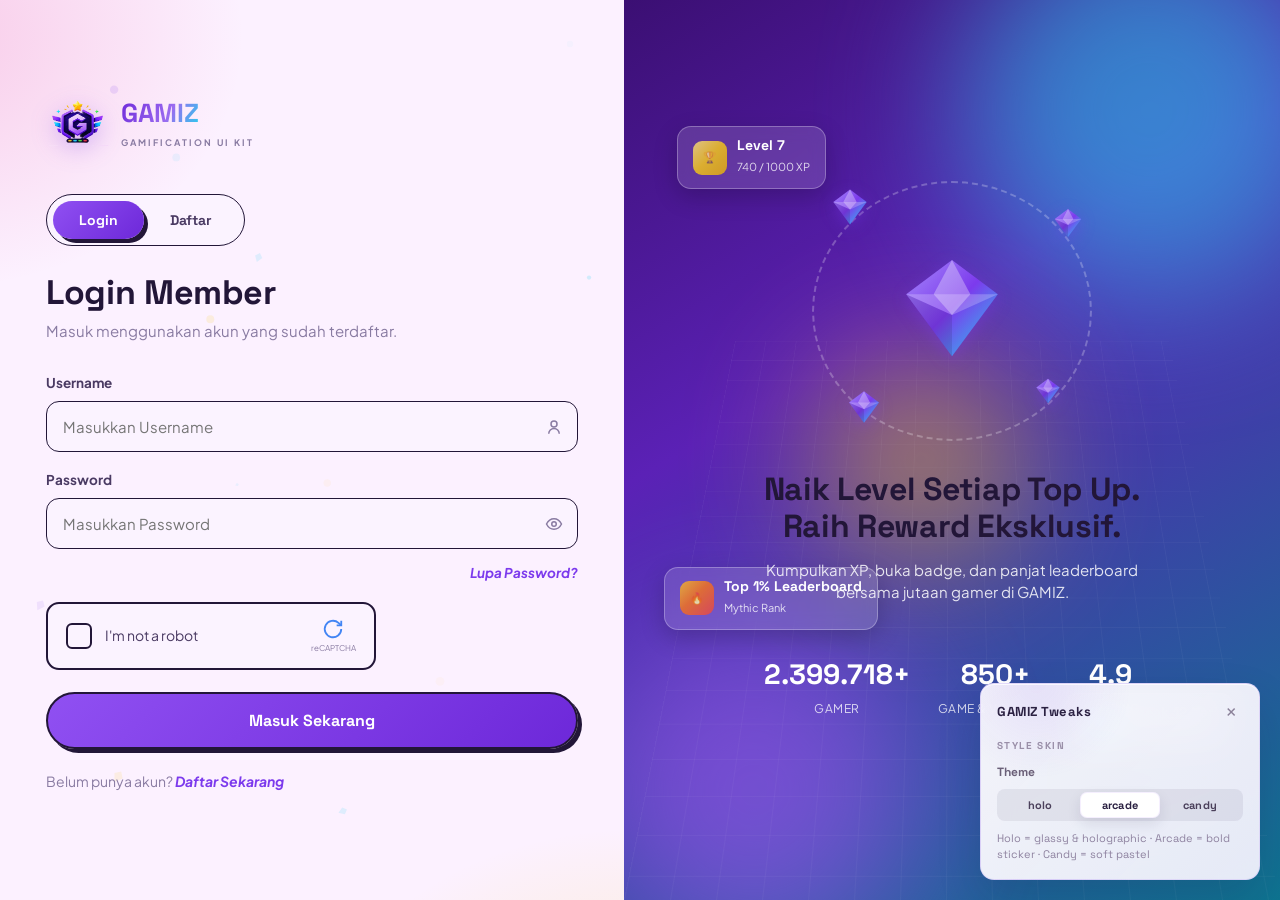
<file: GAMIZ - GAMIFICATION UI KIT/Login.html>
<!DOCTYPE html>
<html lang="id">
<head>
<meta charset="UTF-8">
<meta name="viewport" content="width=device-width, initial-scale=1.0">
<title>GAMIZ — Login / Daftar</title>
<link rel="stylesheet" href="assets/gamiz.css">
<style>
body{background:#fff;}
.auth{display:grid;grid-template-columns:1fr 1.05fr;min-height:100vh;}

/* LEFT form */
.auth-form{display:flex;flex-direction:column;justify-content:center;padding:48px 7%;max-width:620px;width:100%;margin:0 auto;}
.auth-brand{display:flex;align-items:center;gap:12px;margin-bottom:44px;}
.auth-brand img{height:48px;filter:drop-shadow(0 5px 12px rgba(124,58,237,.32));}
.auth-brand .wm b{font-family:'Space Grotesk';font-weight:700;font-size:26px;
  background:linear-gradient(120deg,#6D28D9,#9B6BF0 60%,#22D3EE);-webkit-background-clip:text;background-clip:text;color:transparent;}
.auth-brand .wm span{display:block;font-size:9px;font-weight:700;letter-spacing:.22em;color:var(--muted);margin-top:3px;}

.auth h1{font-size:34px;font-weight:700;}
.auth .lead{color:var(--muted);font-size:15px;margin:9px 0 30px;}

/* toggle */
.auth-toggle{display:flex;background:var(--surface-soft);border:1px solid var(--line);padding:6px;border-radius:var(--r-pill);margin-bottom:28px;width:fit-content;}
.auth-toggle button{font-family:'Space Grotesk';font-weight:700;font-size:14px;color:var(--ink-2);padding:10px 26px;border-radius:var(--r-pill);transition:.25s;}
.auth-toggle button.on{background:var(--grad-primary);color:#fff;box-shadow:var(--sh-primary);}

.afield{margin-bottom:18px;}
.afield label{display:block;font-size:13.5px;font-weight:700;color:var(--ink-2);margin-bottom:8px;}
.ain{position:relative;}
.ain input{width:100%;padding:15px 48px 15px 16px;border:1.5px solid var(--line-2);border-radius:var(--r);font-size:15px;
  background:var(--surface-soft);transition:.2s;color:var(--ink);}
.ain input:focus{outline:none;border-color:var(--primary-400);background:#fff;box-shadow:0 0 0 4px rgba(124,58,237,.1);}
.ain .ai{position:absolute;right:15px;top:50%;transform:translateY(-50%);color:var(--muted);display:grid;place-items:center;}
.ain .eye{cursor:pointer;}

.afoot{display:flex;justify-content:flex-end;margin:-4px 0 18px;}
.afoot a{font-size:13.5px;font-weight:700;color:var(--primary);font-style:italic;}

.recap{display:flex;align-items:center;gap:13px;border:1.5px solid var(--line-2);border-radius:var(--r);padding:14px 18px;
  margin-bottom:22px;background:var(--surface-soft);max-width:330px;}
.recap .cb{width:26px;height:26px;border:2px solid var(--line-2);border-radius:6px;cursor:pointer;flex-shrink:0;transition:.2s;display:grid;place-items:center;}
.recap .cb.on{background:var(--success);border-color:var(--success);}
.recap .cb svg{opacity:0;transition:.2s;}.recap .cb.on svg{opacity:1;}
.recap .rl{font-size:14px;color:var(--ink-2);flex:1;}
.recap .rc{display:flex;flex-direction:column;align-items:center;gap:2px;color:var(--muted);}
.recap .rc svg{color:#4285F4;}.recap .rc span{font-size:8px;}

.auth-alt{margin-top:22px;font-size:14px;color:var(--muted);}
.auth-alt a{color:var(--primary);font-weight:700;font-style:italic;}
.reg-only{display:none;}
body.mode-register .reg-only{display:block;}

/* RIGHT hero */
.auth-art{position:relative;overflow:hidden;background:linear-gradient(150deg,#3B0F73 0%,#5B21B6 38%,#0E7490 100%);}
.auth-art .glow{position:absolute;border-radius:50%;filter:blur(70px);opacity:.55;}
.g1{width:380px;height:380px;background:#22D3EE;top:-80px;right:-60px;}
.g2{width:340px;height:340px;background:#A855F7;bottom:-60px;left:-40px;}
.g3{width:200px;height:200px;background:#FACC15;top:40%;left:30%;opacity:.32;}
.auth-art .grid-lines{position:absolute;inset:0;background-image:linear-gradient(rgba(255,255,255,.07) 1px,transparent 1px),linear-gradient(90deg,rgba(255,255,255,.07) 1px,transparent 1px);background-size:46px 46px;transform:perspective(600px) rotateX(20deg);transform-origin:bottom;opacity:.5;}
.art-inner{position:absolute;inset:0;display:flex;flex-direction:column;justify-content:center;align-items:center;color:#fff;text-align:center;padding:40px;z-index:2;}
.art-gems{position:relative;width:280px;height:260px;margin-bottom:30px;}
.art-gems .bg-ring{position:absolute;inset:0;border:2px dashed rgba(255,255,255,.25);border-radius:50%;animation:spinslow 26s linear infinite;}
.art-gems .gem-xl{position:absolute;left:50%;top:50%;transform:translate(-50%,-50%);animation:floaty 4.5s ease-in-out infinite;}
.art-gems .gf{position:absolute;animation:floaty 4s ease-in-out infinite;}
.art-gems .gf1{top:6px;left:18px;animation-delay:.3s;}
.art-gems .gf2{top:26px;right:8px;animation-delay:.9s;}
.art-gems .gf3{bottom:10px;left:34px;animation-delay:1.4s;}
.art-gems .gf4{bottom:30px;right:30px;animation-delay:.6s;}
.art-badge{position:absolute;background:rgba(255,255,255,.14);border:1px solid rgba(255,255,255,.28);backdrop-filter:blur(8px);
  border-radius:14px;padding:11px 15px;display:flex;align-items:center;gap:10px;color:#fff;box-shadow:0 8px 24px rgba(0,0,0,.2);}
.art-badge .ico{width:34px;height:34px;border-radius:9px;display:grid;place-items:center;flex-shrink:0;}
.art-badge b{font-family:'Space Grotesk';font-size:14px;display:block;line-height:1.1;}
.art-badge span{font-size:11px;opacity:.8;}
.ab1{top:14%;left:8%;animation:floaty 5s ease-in-out infinite;}
.ab2{bottom:16%;right:7%;animation:floaty 5.5s ease-in-out .8s infinite;}
.ab3{bottom:30%;left:6%;animation:floaty 6s ease-in-out .4s infinite;}
.art-inner h2{font-size:32px;font-weight:700;max-width:420px;line-height:1.15;}
.art-inner p{font-size:15px;opacity:.85;margin-top:14px;max-width:380px;}
.art-stats{display:flex;gap:28px;margin-top:34px;}
.art-stats .st b{font-family:'Space Grotesk';font-weight:700;font-size:28px;display:block;}
.art-stats .st span{font-size:12px;opacity:.78;letter-spacing:.04em;}

@media(max-width:920px){
 .auth{grid-template-columns:1fr;}
 .auth-art{display:none;}
 .auth-form{min-height:100vh;}
}
</style>
</head>
<body class="mode-login">
<script>(function(){try{var t=localStorage.getItem('gz_theme')||'arcade';document.body.classList.add('theme-'+t);var a=localStorage.getItem('gz_accent');if(a)document.documentElement.style.setProperty('--accent',a);}catch(e){document.body.classList.add('theme-arcade');}})();</script>
<div class="auth">
  <!-- form -->
  <div class="auth-form" data-screen-label="Login Page">
    <a class="auth-brand" href="index.html"><img src="assets/emblem.png" alt="GAMIZ">
      <span class="wm"><b>GAMIZ</b><span>GAMIFICATION UI KIT</span></span></a>

    <div class="auth-toggle">
      <button id="t-login" class="on">Login</button>
      <button id="t-register">Daftar</button>
    </div>

    <h1 id="auth-title">Login Member</h1>
    <p class="lead" id="auth-lead">Masuk menggunakan akun yang sudah terdaftar.</p>

    <div class="afield reg-only"><label>Nama Lengkap</label>
      <div class="ain"><input placeholder="Masukkan Nama Lengkap"><span class="ai"><svg width="18" height="18" viewBox="0 0 24 24" fill="none" stroke="currentColor" stroke-width="2"><circle cx="12" cy="8" r="4"/><path d="M5 21a7 7 0 0 1 14 0"/></svg></span></div></div>

    <div class="afield"><label>Username</label>
      <div class="ain"><input placeholder="Masukkan Username"><span class="ai"><svg width="18" height="18" viewBox="0 0 24 24" fill="none" stroke="currentColor" stroke-width="2"><circle cx="12" cy="8" r="4"/><path d="M5 21a7 7 0 0 1 14 0"/></svg></span></div></div>

    <div class="afield reg-only"><label>Email</label>
      <div class="ain"><input placeholder="Masukkan Email"><span class="ai"><svg width="18" height="18" viewBox="0 0 24 24" fill="none" stroke="currentColor" stroke-width="2"><rect x="2" y="4" width="20" height="16" rx="2"/><path d="m22 7-10 6L2 7"/></svg></span></div></div>

    <div class="afield"><label>Password</label>
      <div class="ain"><input id="pw" type="password" placeholder="Masukkan Password"><span class="ai eye" id="eye"><svg width="18" height="18" viewBox="0 0 24 24" fill="none" stroke="currentColor" stroke-width="2"><path d="M2 12s3.5-7 10-7 10 7 10 7-3.5 7-10 7-10-7-10-7Z"/><circle cx="12" cy="12" r="3"/></svg></span></div></div>

    <div class="afoot"><a href="#" id="forgot">Lupa Password?</a></div>

    <div class="recap">
      <div class="cb" id="cb"><svg width="16" height="16" viewBox="0 0 24 24" fill="none" stroke="#fff" stroke-width="3.5" stroke-linecap="round" stroke-linejoin="round"><path d="M20 6 9 17l-5-5"/></svg></div>
      <span class="rl">I'm not a robot</span>
      <div class="rc"><svg width="22" height="22" viewBox="0 0 24 24" fill="none" stroke="currentColor" stroke-width="2"><path d="M21 12a9 9 0 1 1-3-6.7L21 8"/><path d="M21 3v5h-5"/></svg><span>reCAPTCHA</span></div>
    </div>

    <button class="btn btn-primary btn-block btn-lg" id="submit-btn">Masuk Sekarang</button>

    <p class="auth-alt" id="alt-login">Belum punya akun? <a href="#" id="go-register">Daftar Sekarang</a></p>
    <p class="auth-alt reg-only">Sudah punya akun? <a href="#" id="go-login">Login Sekarang</a></p>
  </div>

  <!-- art -->
  <div class="auth-art">
    <div class="glow g1"></div><div class="glow g2"></div><div class="glow g3"></div>
    <div class="grid-lines"></div>
    <div class="art-inner">
      <div class="art-gems">
        <div class="bg-ring"></div>
        <span class="gem-xl">__XL__</span>
        <span class="gf gf1">__S1__</span>
        <span class="gf gf2">__S2__</span>
        <span class="gf gf3">__S3__</span>
        <span class="gf gf4">__S4__</span>
      </div>
      <h2>Naik Level Setiap Top Up.<br>Raih Reward Eksklusif.</h2>
      <p>Kumpulkan XP, buka badge, dan panjat leaderboard bersama jutaan gamer di GAMIZ.</p>
      <div class="art-stats">
        <div class="st"><b data-count="2400000" data-suf="+">0</b><span>GAMER</span></div>
        <div class="st"><b data-count="850" data-suf="+">0</b><span>GAME &amp; VOUCHER</span></div>
        <div class="st"><b data-count="4.9" data-dec="1">0</b><span>★ RATING</span></div>
      </div>
    </div>
    <div class="art-badge ab1"><span class="ico" style="background:var(--grad-gold)">🏆</span><div><b>Level 7</b><span>740 / 1000 XP</span></div></div>
    <div class="art-badge ab2"><span class="ico" style="background:var(--grad-cyan)">⚡</span><div><b>Streak 12 Hari</b><span>+50 XP harian</span></div></div>
    <div class="art-badge ab3"><span class="ico" style="background:var(--grad-flame)">🔥</span><div><b>Top 1% Leaderboard</b><span>Mythic Rank</span></div></div>
  </div>
</div>

<script src="assets/gamiz.js"></script>
<script>
document.addEventListener('DOMContentLoaded',()=>{
  // inject gems (after GZ_gem available)
  const set=(sel,html)=>{const e=document.querySelector(sel);if(e)e.outerHTML=html;};
  document.querySelector('.gem-xl').innerHTML=GZ_gem(110,'gxl');
  document.querySelector('.gf1').innerHTML=GZ_gem(40,'gs1');
  document.querySelector('.gf2').innerHTML=GZ_gem(32,'gs2');
  document.querySelector('.gf3').innerHTML=GZ_gem(36,'gs3');
  document.querySelector('.gf4').innerHTML=GZ_gem(28,'gs4');

  // recaptcha toggle
  document.getElementById('cb').onclick=(e)=>{const c=e.currentTarget;c.classList.toggle('on');
    if(c.classList.contains('on'))GZ_gemPop(e.clientX,e.clientY,'Verified ✓');};

  // password eye
  document.getElementById('eye').onclick=()=>{const p=document.getElementById('pw');p.type=p.type==='password'?'text':'password';};

  // mode toggle
  function mode(m){
    document.body.className='mode-'+m;
    document.getElementById('t-login').classList.toggle('on',m==='login');
    document.getElementById('t-register').classList.toggle('on',m==='register');
    document.getElementById('auth-title').textContent=m==='login'?'Login Member':'Daftar Member';
    document.getElementById('auth-lead').textContent=m==='login'?'Masuk menggunakan akun yang sudah terdaftar.':'Buat akun baru dan mulai kumpulkan XP kamu.';
    document.getElementById('submit-btn').textContent=m==='login'?'Masuk Sekarang':'Daftar Sekarang';
    document.getElementById('alt-login').style.display=m==='login'?'block':'none';
  }
  document.getElementById('t-login').onclick=()=>mode('login');
  document.getElementById('t-register').onclick=()=>mode('register');
  document.getElementById('go-register').onclick=(e)=>{e.preventDefault();mode('register');};
  document.getElementById('go-login').onclick=(e)=>{e.preventDefault();mode('login');};

  // submit → confetti → home
  document.getElementById('submit-btn').addEventListener('click',(e)=>{
    e.preventDefault();GZ_confetti(e.clientX,e.clientY);
    setTimeout(()=>location.href='index.html',750);
  });

  // animate stats
  setTimeout(()=>document.querySelectorAll('[data-count]').forEach(el=>GZ_count(el)),300);
});
</script>
<div id="gz-tweaks-root"></div>
</body>
</html>
</file>
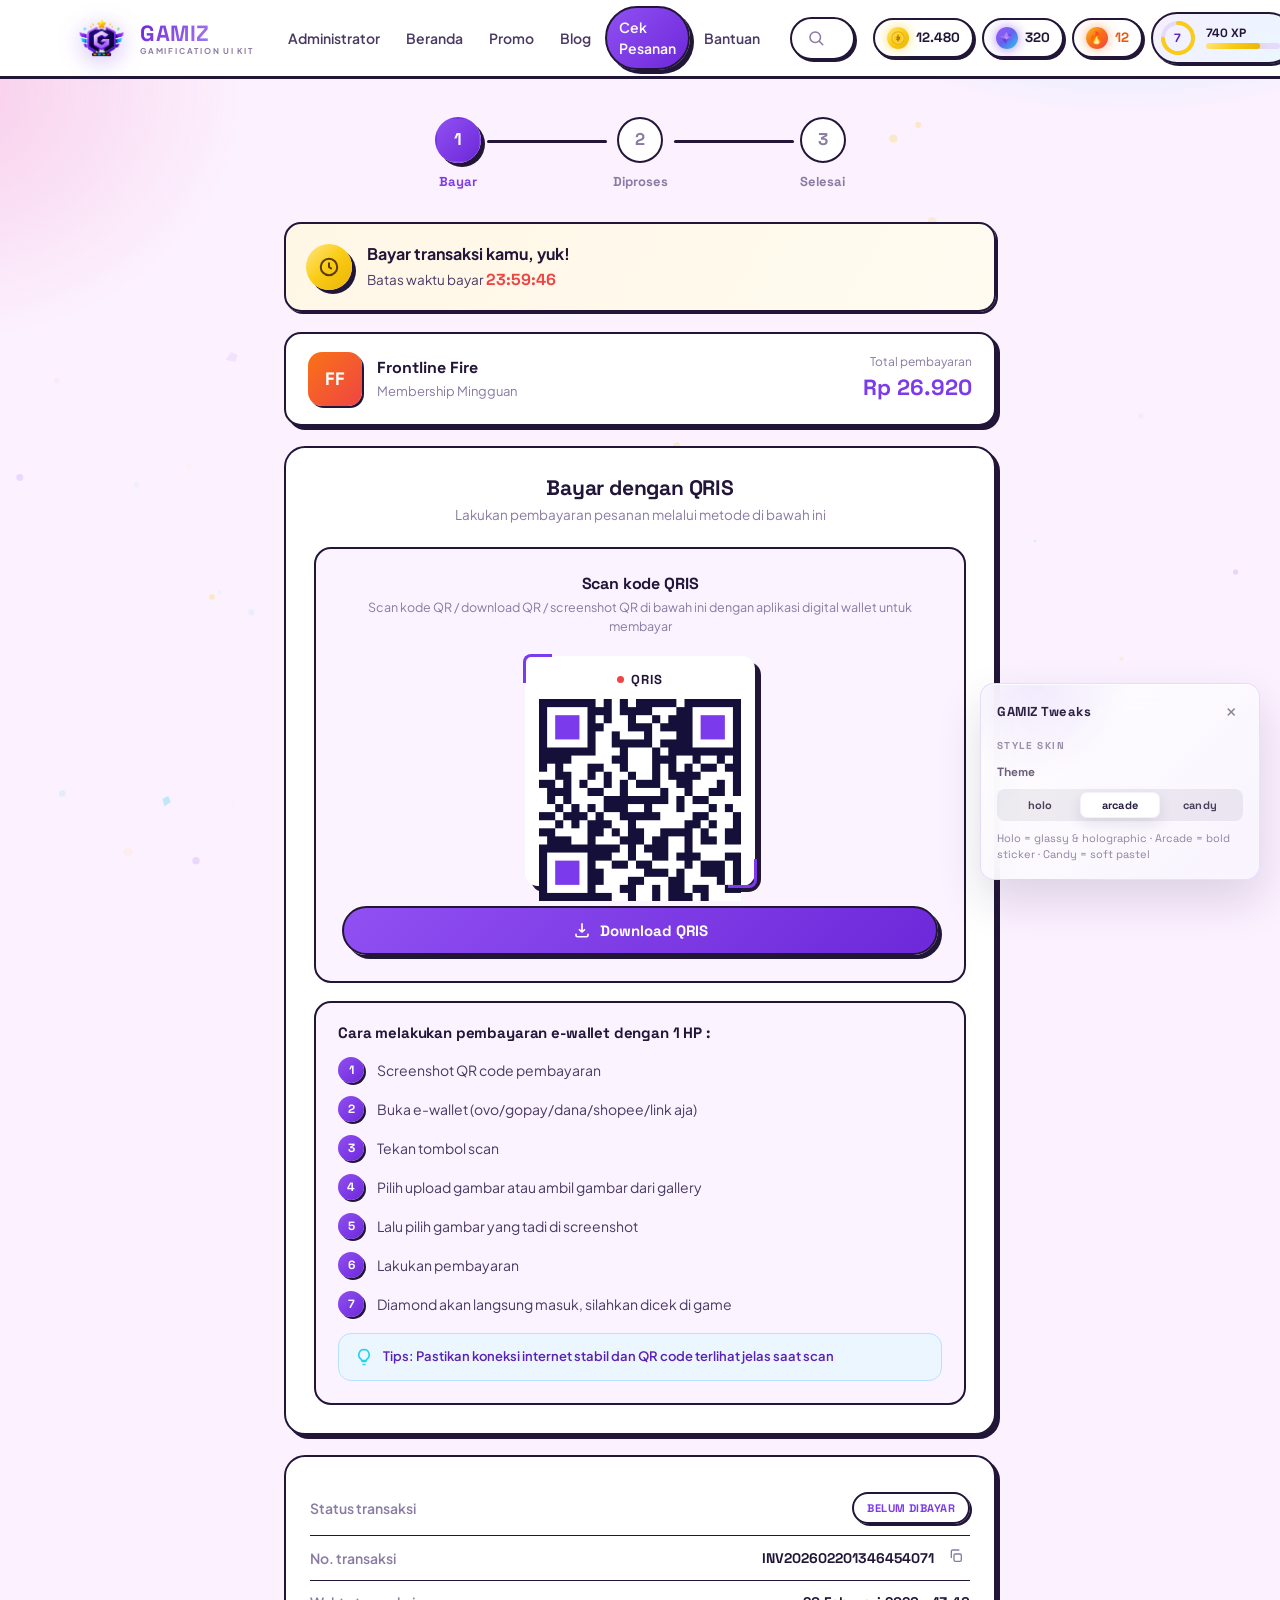
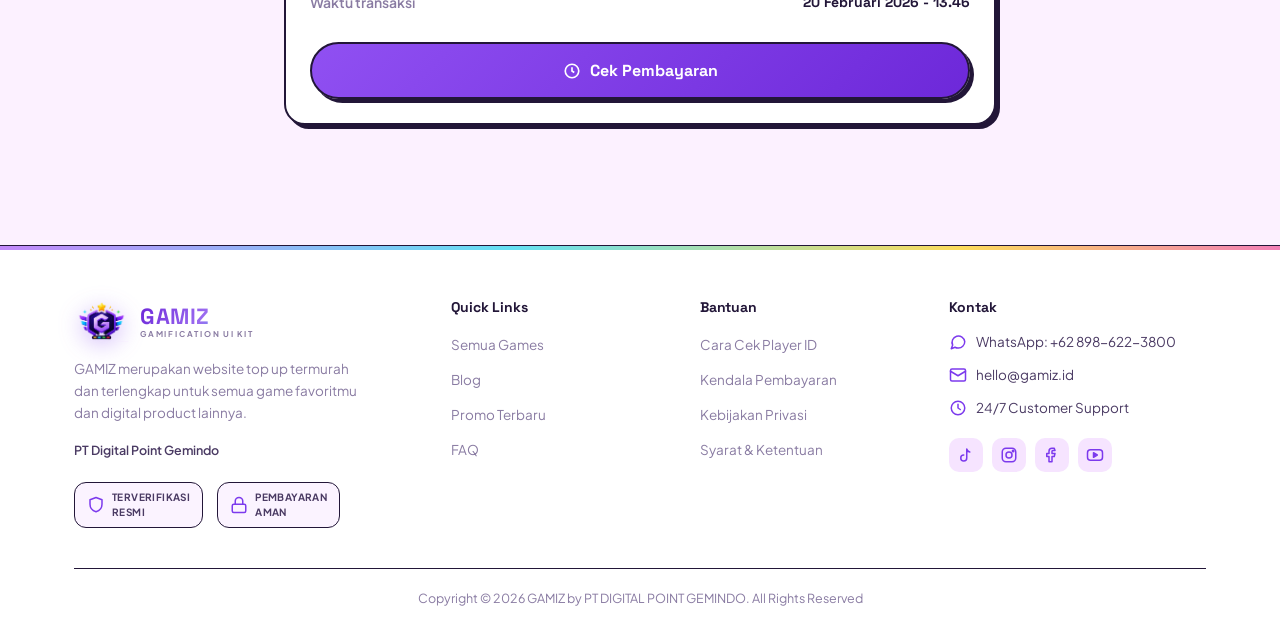
<file: GAMIZ - GAMIFICATION UI KIT/Payment.html>
<!DOCTYPE html>
<html lang="id">
<head>
<meta charset="UTF-8">
<meta name="viewport" content="width=device-width, initial-scale=1.0">
<title>GAMIZ — Pembayaran</title>
<link rel="stylesheet" href="assets/gamiz.css">
<style>
.pay-wrap{max-width:760px;margin:0 auto;padding:0 24px 40px;}

/* stepper */
.stepper{display:flex;align-items:center;justify-content:center;margin:38px 0 30px;}
.stp{display:flex;flex-direction:column;align-items:center;gap:9px;position:relative;}
.stp .dot{width:46px;height:46px;border-radius:50%;display:grid;place-items:center;font-family:'Space Grotesk';font-weight:700;
  font-size:17px;border:2.5px solid var(--line-2);background:#fff;color:var(--muted);transition:.3s;}
.stp.done .dot,.stp.active .dot{background:var(--grad-primary);color:#fff;border-color:transparent;box-shadow:var(--sh-primary);}
.stp.active .dot{animation:pulseGlow 2s infinite;}
.stp .lb{font-size:13px;font-weight:700;color:var(--muted);font-family:'Space Grotesk';}
.stp.active .lb,.stp.done .lb{color:var(--primary);}
.stp-line{width:120px;height:3px;border-radius:99px;background:var(--line-2);margin:0 6px 26px;position:relative;overflow:hidden;}
.stp-line.fill::after{content:"";position:absolute;inset:0;background:var(--grad-primary);}

/* countdown alert */
.alert{display:flex;align-items:center;gap:15px;background:linear-gradient(120deg,#FFF7E6,#FFFBF0);border:1.5px solid #FACC1566;
  border-radius:var(--r-lg);padding:18px 20px;margin-bottom:20px;box-shadow:var(--sh-sm);}
.alert-ic{width:46px;height:46px;border-radius:50%;background:var(--grad-gold);display:grid;place-items:center;color:#5b3d00;flex-shrink:0;box-shadow:var(--sh-gold);}
.alert b{font-size:16px;display:block;}
.alert .ct{font-size:13.5px;color:var(--ink-2);margin-top:2px;}
.alert .ct b{display:inline;font-family:'Space Grotesk';color:var(--danger);}

/* order summary */
.order{display:flex;align-items:center;gap:15px;background:var(--surface);border:1px solid var(--line);border-radius:var(--r-lg);
  padding:18px 22px;margin-bottom:20px;box-shadow:var(--sh);}
.order .op{width:54px;height:54px;border-radius:14px;display:grid;place-items:center;color:#fff;flex-shrink:0;
  background:linear-gradient(135deg,#F97316,#EF4444);box-shadow:var(--sh-sm);}
.order .op .gi{font-family:'Space Grotesk';font-weight:700;font-size:18px;}
.order .oi b{font-family:'Space Grotesk';font-size:16px;}
.order .oi span{font-size:13px;color:var(--muted);display:block;margin-top:2px;}
.order .ot{margin-left:auto;text-align:right;}
.order .ot small{font-size:12px;color:var(--muted);display:block;}
.order .ot b{font-family:'Space Grotesk';font-size:22px;color:var(--primary);}

/* qris card */
.qcard{background:var(--surface);border:1px solid var(--line);border-radius:var(--r-xl);padding:28px;box-shadow:var(--sh);margin-bottom:20px;}
.qcard>h3{text-align:center;font-size:21px;font-weight:700;}
.qcard>.csub{text-align:center;color:var(--muted);font-size:13.5px;margin:6px 0 22px;}
.qbox{background:var(--surface-soft);border:1.5px dashed var(--line-2);border-radius:var(--r-lg);padding:26px;text-align:center;}
.qbox h4{font-size:16px;font-weight:700;}
.qbox p{font-size:12.5px;color:var(--muted);margin:6px 0 20px;line-height:1.5;}
.qframe{width:230px;height:230px;margin:0 auto;background:#fff;border-radius:var(--r);padding:14px;box-shadow:var(--sh-md);position:relative;}
.qframe::before,.qframe::after{content:"";position:absolute;width:26px;height:26px;border:3px solid var(--primary);}
.qframe::before{top:-2px;left:-2px;border-right:none;border-bottom:none;border-radius:8px 0 0 0;}
.qframe::after{bottom:-2px;right:-2px;border-left:none;border-top:none;border-radius:0 0 8px 0;}
.qris-logo{display:flex;align-items:center;justify-content:center;gap:7px;margin-bottom:10px;}
.qris-logo b{font-family:'Space Grotesk';font-weight:700;font-size:13px;color:var(--ink);letter-spacing:.06em;}
.qris-logo .dot{width:7px;height:7px;border-radius:50%;background:var(--danger);}
.dl-qris{margin-top:20px;}

/* steps how-to */
.qsteps{background:var(--surface-soft);border:1px solid var(--line);border-radius:var(--r-lg);padding:22px;margin-top:18px;}
.qsteps h4{font-size:15px;margin-bottom:16px;}
.qsteps ol{list-style:none;margin:0;padding:0;counter-reset:q;display:flex;flex-direction:column;gap:13px;}
.qsteps li{counter-increment:q;display:flex;gap:13px;font-size:14px;color:var(--ink-2);align-items:center;}
.qsteps li::before{content:counter(q);flex-shrink:0;width:26px;height:26px;border-radius:50%;background:var(--grad-primary);
  color:#fff;display:grid;place-items:center;font-family:'Space Grotesk';font-weight:700;font-size:12px;box-shadow:var(--sh-sm);}
.qtip{display:flex;align-items:center;gap:10px;background:#ECF6FF;border:1px solid #BAE0FF;border-radius:var(--r);
  padding:13px 16px;margin-top:16px;font-size:13px;color:var(--primary-700);font-weight:600;}
.qtip svg{flex-shrink:0;color:var(--accent);}

/* status card */
.status{background:var(--surface);border:1px solid var(--line);border-radius:var(--r-xl);padding:24px;box-shadow:var(--sh);}
.srow{display:flex;justify-content:space-between;align-items:center;padding:11px 0;}
.srow+.srow{border-top:1px solid var(--line);}
.srow .k{font-size:14px;color:var(--muted);font-weight:600;}
.srow .v{font-size:14px;font-weight:700;display:flex;align-items:center;gap:8px;font-family:'Space Grotesk';}
.badge-unpaid{border:1.5px solid var(--primary);color:var(--primary);font-weight:700;font-size:11px;padding:6px 13px;border-radius:99px;letter-spacing:.04em;}
.copy-btn{color:var(--muted);transition:.2s;}.copy-btn:hover{color:var(--primary);}
.check-btn{margin-top:18px;}

@media(max-width:560px){
 .stp-line{width:54px;}.order{flex-wrap:wrap;}.order .ot{margin-left:0;text-align:left;}
}
</style>
</head>
<body>
<script>(function(){try{var t=localStorage.getItem('gz_theme')||'arcade';document.body.classList.add('theme-'+t);var a=localStorage.getItem('gz_accent');if(a)document.documentElement.style.setProperty('--accent',a);}catch(e){document.body.classList.add('theme-arcade');}})();</script>
<div data-gz-header="order"></div>

<main class="pay-wrap" data-screen-label="Payment Page">
  <!-- stepper -->
  <div class="stepper">
    <div class="stp active"><div class="dot">1</div><div class="lb">Bayar</div></div>
    <div class="stp-line"></div>
    <div class="stp"><div class="dot">2</div><div class="lb">Diproses</div></div>
    <div class="stp-line"></div>
    <div class="stp"><div class="dot">3</div><div class="lb">Selesai</div></div>
  </div>

  <!-- alert -->
  <div class="alert">
    <div class="alert-ic"><svg width="22" height="22" viewBox="0 0 24 24" fill="none" stroke="currentColor" stroke-width="2.2"><circle cx="12" cy="12" r="9"/><path d="M12 7v5l3 2"/></svg></div>
    <div><b>Bayar transaksi kamu, yuk!</b><div class="ct">Batas waktu bayar <b id="pay-count">23:59:47</b></div></div>
  </div>

  <!-- order -->
  <div class="order">
    <div class="op"><span class="gi">FF</span></div>
    <div class="oi"><b>Frontline Fire</b><span>Membership Mingguan</span></div>
    <div class="ot"><small>Total pembayaran</small><b>Rp 26.920</b></div>
  </div>

  <!-- qris -->
  <div class="qcard">
    <h3>Bayar dengan QRIS</h3>
    <p class="csub">Lakukan pembayaran pesanan melalui metode di bawah ini</p>
    <div class="qbox">
      <h4>Scan kode QRIS</h4>
      <p>Scan kode QR / download QR / screenshot QR di bawah ini dengan aplikasi digital wallet untuk membayar</p>
      <div class="qframe">
        <div class="qris-logo"><span class="dot"></span><b>QRIS</b></div>
        <canvas id="qr" width="200" height="200" style="width:100%;height:auto"></canvas>
      </div>
      <button class="btn btn-primary btn-block dl-qris" id="dl-qris">
        <svg width="18" height="18" viewBox="0 0 24 24" fill="none" stroke="currentColor" stroke-width="2.2"><path d="M12 3v12m0 0 4-4m-4 4-4-4"/><path d="M4 17v2a2 2 0 0 0 2 2h12a2 2 0 0 0 2-2v-2"/></svg>
        Download QRIS
      </button>
    </div>

    <div class="qsteps">
      <h4>Cara melakukan pembayaran e-wallet dengan 1 HP :</h4>
      <ol>
        <li>Screenshot QR code pembayaran</li>
        <li>Buka e-wallet (ovo/gopay/dana/shopee/link aja)</li>
        <li>Tekan tombol scan</li>
        <li>Pilih upload gambar atau ambil gambar dari gallery</li>
        <li>Lalu pilih gambar yang tadi di screenshot</li>
        <li>Lakukan pembayaran</li>
        <li>Diamond akan langsung masuk, silahkan dicek di game</li>
      </ol>
      <div class="qtip"><svg width="18" height="18" viewBox="0 0 24 24" fill="none" stroke="currentColor" stroke-width="2.2"><path d="M9 18h6M10 22h4M12 2a7 7 0 0 0-4 12.7c.6.5 1 1.3 1 2.1h6c0-.8.4-1.6 1-2.1A7 7 0 0 0 12 2Z"/></svg> Tips: Pastikan koneksi internet stabil dan QR code terlihat jelas saat scan</div>
    </div>
  </div>

  <!-- status -->
  <div class="status">
    <div class="srow"><span class="k">Status transaksi</span><span class="v"><span class="badge-unpaid">BELUM DIBAYAR</span></span></div>
    <div class="srow"><span class="k">No. transaksi</span><span class="v">INV202602201346454071 <button class="copy-btn" id="copy-inv" aria-label="copy"><svg width="16" height="16" viewBox="0 0 24 24" fill="none" stroke="currentColor" stroke-width="2"><rect x="9" y="9" width="11" height="11" rx="2"/><path d="M5 15V5a2 2 0 0 1 2-2h10"/></svg></button></span></div>
    <div class="srow"><span class="k">Waktu transaksi</span><span class="v">20 Februari 2026 - 13.46</span></div>
    <button class="btn btn-primary btn-block btn-lg check-btn" id="check-pay">
      <svg width="18" height="18" viewBox="0 0 24 24" fill="none" stroke="currentColor" stroke-width="2.2"><circle cx="12" cy="12" r="9"/><path d="M12 7v5l3 2"/></svg> Cek Pembayaran
    </button>
  </div>
</main>

<div data-gz-footer></div>

<script src="assets/gamiz.js"></script>
<script>
document.addEventListener('DOMContentLoaded',()=>{
  GZ_countdown(document.getElementById('pay-count'),23*3600+59*60+47);

  // fake QR — deterministic pattern on canvas
  const c=document.getElementById('qr'),ctx=c.getContext('2d');const N=25,s=200/N;
  ctx.fillStyle='#fff';ctx.fillRect(0,0,200,200);ctx.fillStyle='#15103a';
  let seed=20260220;const rnd=()=>{seed=(seed*9301+49297)%233280;return seed/233280;};
  for(let y=0;y<N;y++)for(let x=0;x<N;x++){if(rnd()>0.5)ctx.fillRect(x*s,y*s,s,s);}
  // finder patterns
  function finder(px,py){ctx.fillStyle='#fff';ctx.fillRect(px,py,s*7,s*7);ctx.fillStyle='#15103a';ctx.fillRect(px,py,s*7,s*7);
    ctx.fillStyle='#fff';ctx.fillRect(px+s,py+s,s*5,s*5);ctx.fillStyle='#7C3AED';ctx.fillRect(px+s*2,py+s*2,s*3,s*3);ctx.fillStyle='#15103a';}
  finder(0,0);finder(200-s*7,0);finder(0,200-s*7);

  document.getElementById('copy-inv').onclick=(e)=>{
    navigator.clipboard&&navigator.clipboard.writeText('INV202602201346454071');
    GZ_gemPop(e.clientX,e.clientY,'Disalin ✓');
  };
  document.getElementById('dl-qris').onclick=(e)=>{e.preventDefault();GZ_gemPop(e.clientX,e.clientY,'QRIS ⬇');};
  document.getElementById('check-pay').addEventListener('click',(e)=>{
    e.preventDefault();
    // simulate success → confetti + advance stepper
    GZ_confetti(window.innerWidth/2,window.innerHeight/2);
    const steps=document.querySelectorAll('.stp');const lines=document.querySelectorAll('.stp-line');
    steps[0].classList.remove('active');steps[0].classList.add('done');
    lines[0].classList.add('fill');steps[1].classList.add('active');
    document.querySelector('.badge-unpaid').textContent='DIPROSES';
    document.querySelector('.badge-unpaid').style.cssText='border-color:var(--success);color:var(--success)';
  });
});
</script>
<div id="gz-tweaks-root"></div>
</body>
</html>
</file>
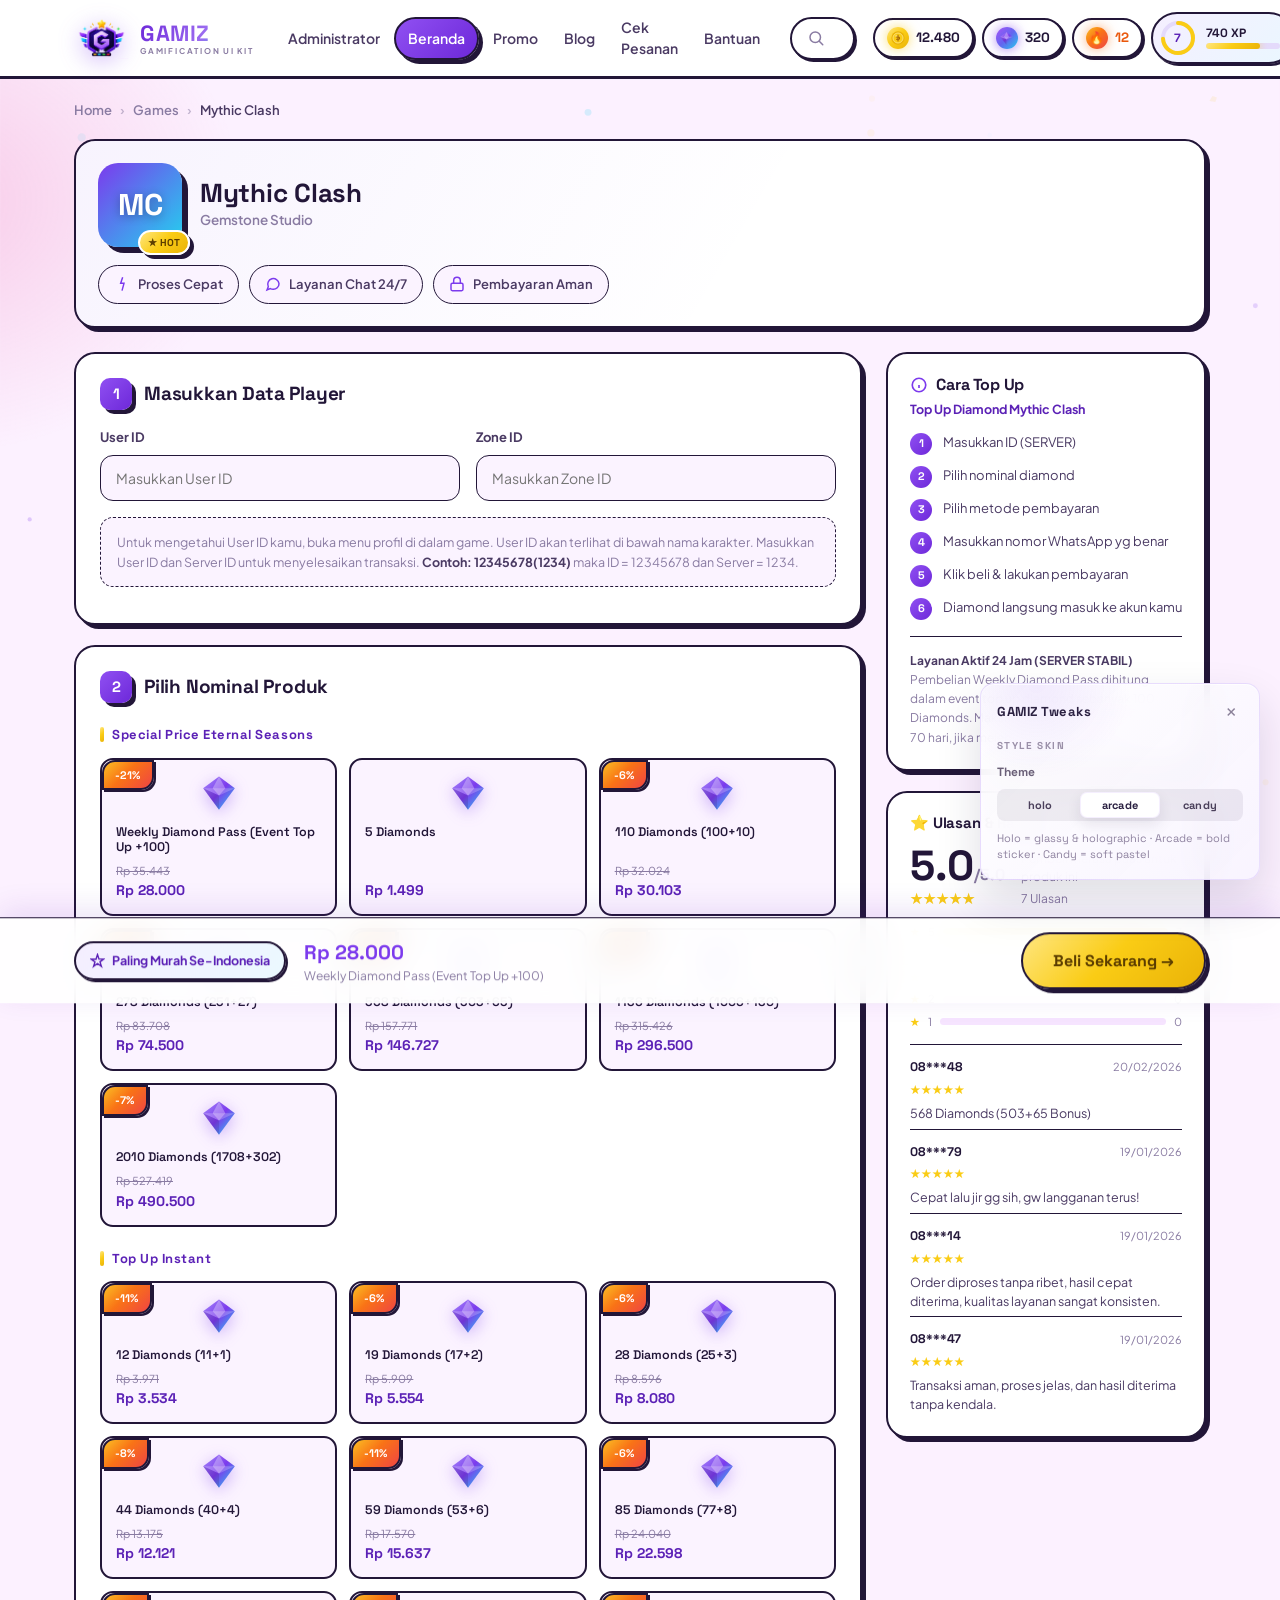
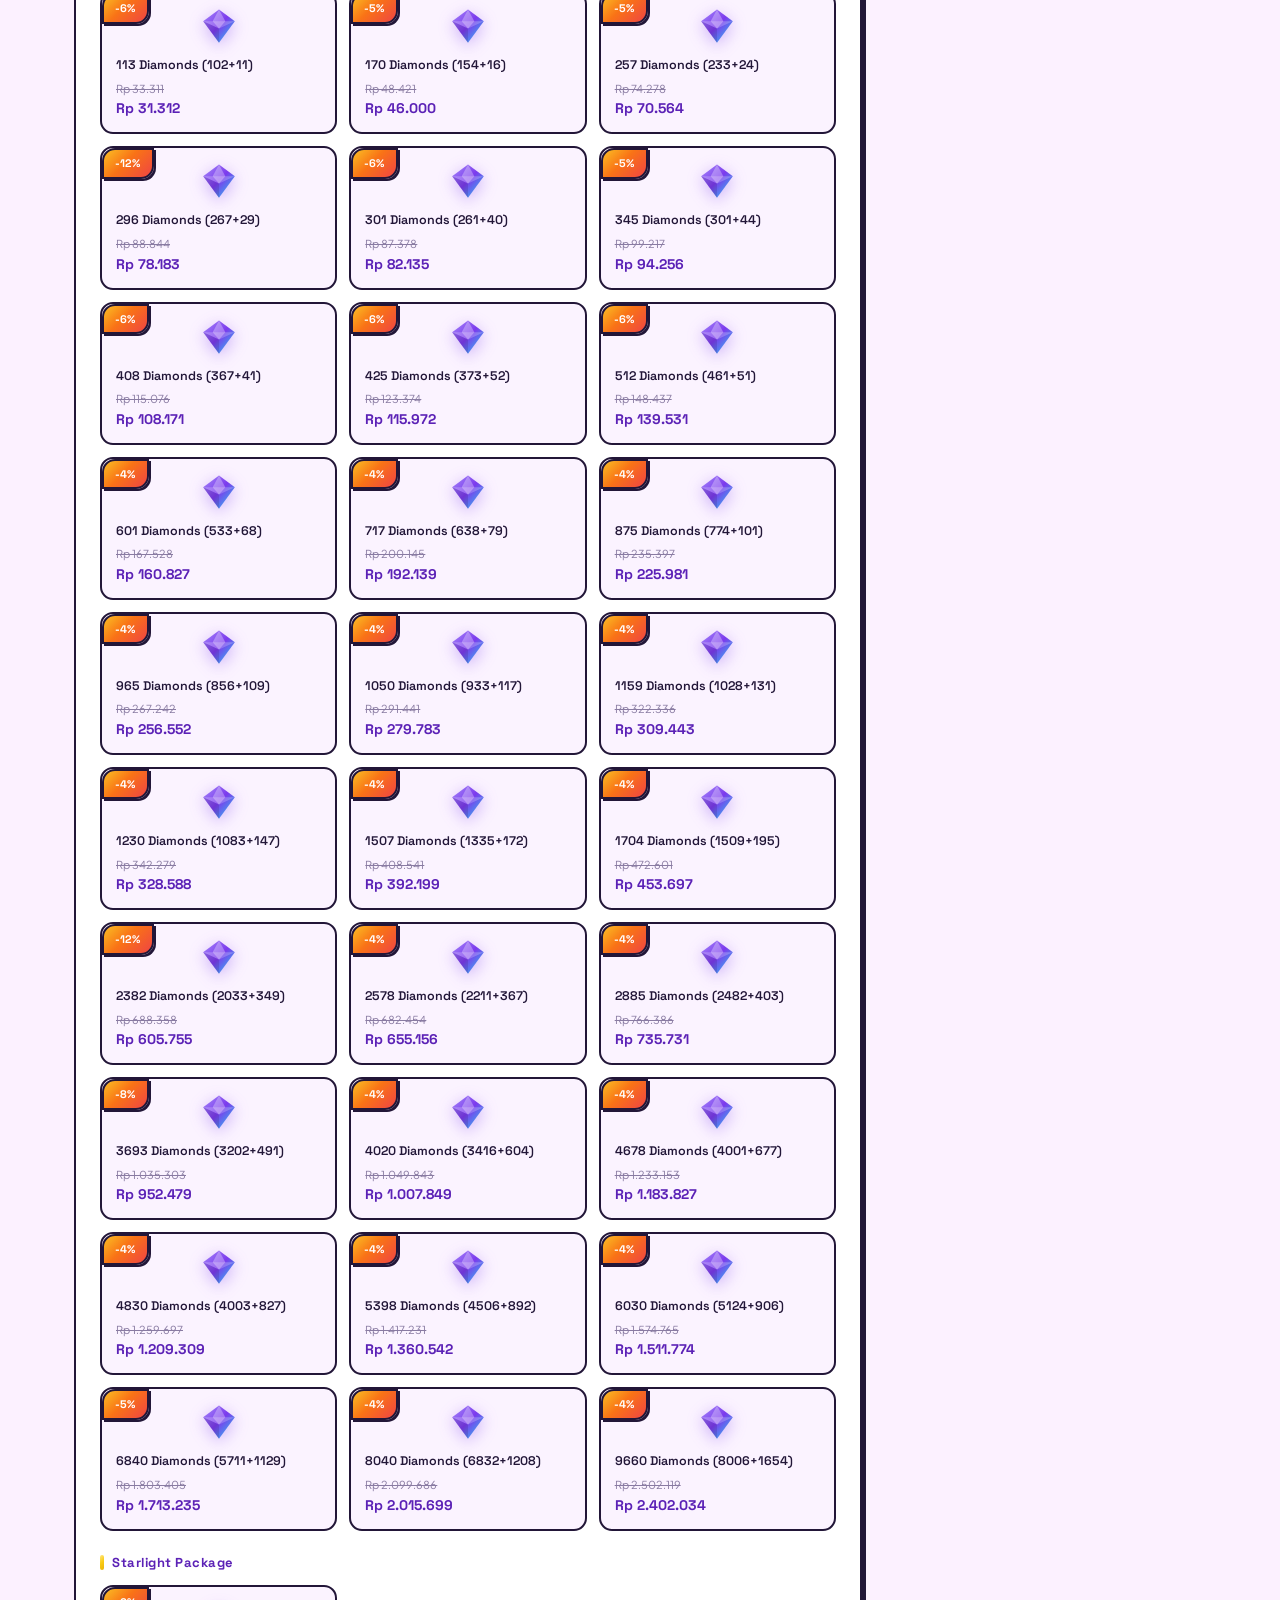
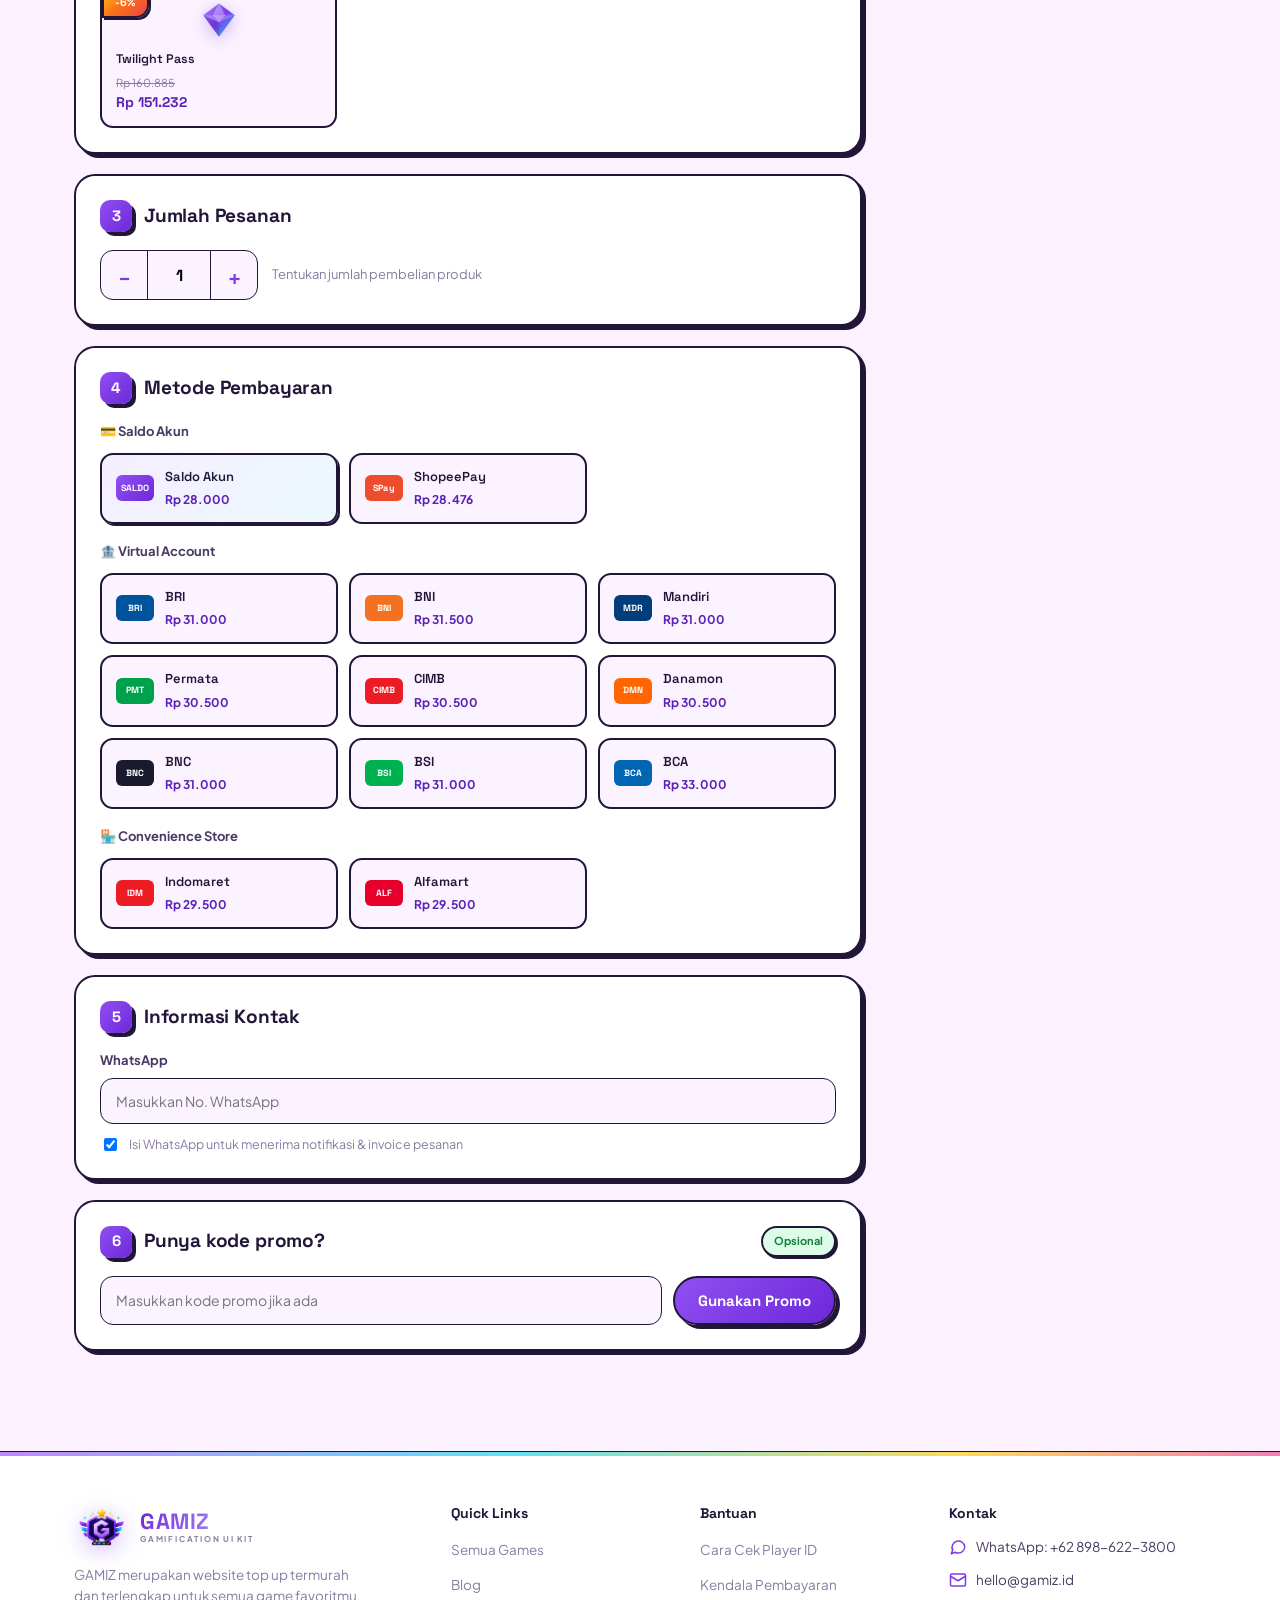
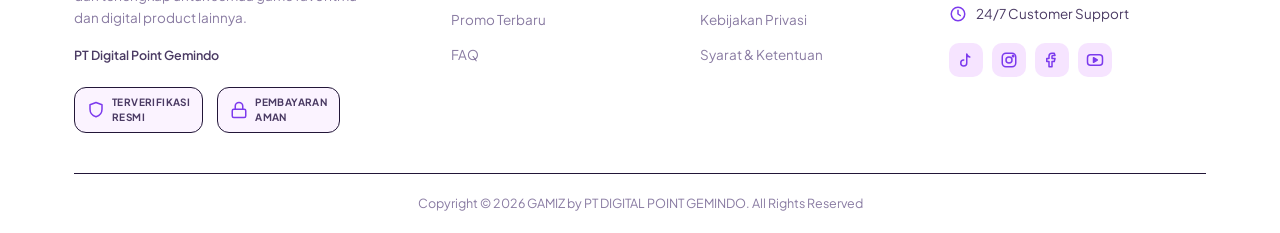
<file: GAMIZ - GAMIFICATION UI KIT/Topup.html>
<!DOCTYPE html>
<html lang="id">
<head>
<meta charset="UTF-8">
<meta name="viewport" content="width=device-width, initial-scale=1.0">
<title>GAMIZ — Top Up Mythic Clash</title>
<link rel="stylesheet" href="assets/gamiz.css">
<style>
main{padding-bottom:120px;}
.crumb{display:flex;align-items:center;gap:8px;font-size:13px;color:var(--muted);margin:22px 0 18px;font-weight:600;}
.crumb a:hover{color:var(--primary);}
.crumb .sep{opacity:.5;}

/* game banner */
.gbanner{background:var(--surface);border:1px solid var(--line);border-radius:var(--r-xl);padding:22px;box-shadow:var(--sh);position:relative;overflow:hidden;}
.gbanner::before{content:"";position:absolute;inset:0;background:linear-gradient(120deg,rgba(124,58,237,.06),transparent 60%);}
.gbanner-top{display:flex;align-items:center;gap:18px;position:relative;}
.gposter{width:84px;height:84px;border-radius:20px;display:grid;place-items:center;color:#fff;flex-shrink:0;
  background:linear-gradient(135deg,#7C3AED,#22D3EE);box-shadow:var(--sh-md);position:relative;}
.gposter .gi{font-family:'Space Grotesk';font-weight:700;font-size:30px;text-shadow:0 2px 10px rgba(0,0,0,.3);}
.gposter .lvbadge{position:absolute;bottom:-8px;right:-8px;background:var(--grad-gold);color:#5b3d00;font-family:'Space Grotesk';
  font-weight:700;font-size:10px;padding:3px 8px;border-radius:99px;box-shadow:var(--sh-gold);border:2px solid #fff;}
.gmeta h1{font-size:26px;font-weight:700;}
.gmeta .pub{color:var(--muted);font-weight:600;font-size:13.5px;margin-top:3px;}
.gtrust{display:flex;gap:10px;margin-top:18px;position:relative;flex-wrap:wrap;}
.gtrust .gt{display:flex;align-items:center;gap:8px;background:var(--surface-soft);border:1px solid var(--line);
  padding:9px 15px;border-radius:var(--r-pill);font-size:13px;font-weight:600;color:var(--ink-2);}
.gtrust .gt svg{color:var(--primary);}

/* layout */
.tu-grid{display:grid;grid-template-columns:1fr 320px;gap:24px;align-items:start;margin-top:24px;}
.panel{background:var(--surface);border:1px solid var(--line);border-radius:var(--r-xl);padding:24px;box-shadow:var(--sh);margin-bottom:20px;}
.step-h{display:flex;align-items:center;gap:12px;margin-bottom:18px;}
.step-n{width:32px;height:32px;border-radius:10px;background:var(--grad-primary);color:#fff;display:grid;place-items:center;
  font-family:'Space Grotesk';font-weight:700;font-size:15px;flex-shrink:0;box-shadow:var(--sh-primary);}
.step-h h3{font-size:19px;font-weight:700;}

/* player inputs */
.pinputs{display:grid;grid-template-columns:1fr 1fr;gap:16px;}
.fld label{display:block;font-size:13px;font-weight:700;color:var(--ink-2);margin-bottom:7px;}
.fld input{width:100%;padding:13px 15px;border:1.5px solid var(--line-2);border-radius:var(--r);font-size:14px;
  background:var(--surface-soft);transition:.2s;color:var(--ink);}
.fld input:focus{outline:none;border-color:var(--primary-400);background:#fff;box-shadow:0 0 0 4px rgba(124,58,237,.1);}
.pnote{margin-top:16px;font-size:12.5px;color:var(--muted);line-height:1.6;background:var(--surface-soft);
  padding:14px 16px;border-radius:var(--r);border:1px dashed var(--line-2);}
.pnote b{color:var(--ink-2);}

/* products */
.grp-label{font-family:'Space Grotesk';font-weight:700;font-size:13px;color:var(--primary-700);letter-spacing:.04em;
  margin:22px 0 13px;display:flex;align-items:center;gap:8px;}
.grp-label::before{content:"";width:4px;height:15px;border-radius:99px;background:var(--grad-gold);}
.grp-label:first-child{margin-top:0;}
.prods{display:grid;grid-template-columns:repeat(3,1fr);gap:12px;}
.prod{position:relative;display:flex;flex-direction:column;gap:7px;background:var(--surface-soft);border:1.5px solid var(--line-2);
  border-radius:var(--r);padding:14px 14px 13px;cursor:pointer;transition:.22s var(--ease);min-height:118px;}
.prod:hover{border-color:var(--primary-400);transform:translateY(-3px);box-shadow:var(--sh);background:#fff;}
.prod.on{border-color:var(--primary);background:linear-gradient(135deg,#F5EEFF,#ECF9FF);box-shadow:var(--sh-primary);}
.prod input{position:absolute;opacity:0;pointer-events:none;}
.prod-check{position:absolute;top:10px;left:10px;width:20px;height:20px;border-radius:7px;background:var(--line-2);
  display:grid;place-items:center;transition:.2s;opacity:0;transform:scale(.6);}
.prod.on .prod-check{background:var(--primary);opacity:1;transform:scale(1);}
.prod-ic{align-self:center;}
.prod-name{font-family:'Space Grotesk';font-weight:600;font-size:12.5px;line-height:1.25;color:var(--ink);}
.prod-pr{margin-top:auto;display:flex;flex-direction:column;gap:1px;}
.prod-pr s{font-size:11px;color:var(--muted);}
.prod-pr b{font-family:'Space Grotesk';font-weight:700;font-size:14px;color:var(--primary-700);}

/* qty */
.qty-row{display:flex;align-items:center;gap:14px;}
.qty-box{display:flex;align-items:center;border:1.5px solid var(--line-2);border-radius:var(--r);overflow:hidden;background:var(--surface-soft);}
.qty-box button{width:46px;height:48px;font-size:20px;color:var(--primary);font-weight:700;transition:.15s;}
.qty-box button:hover{background:var(--surface-tint);}
.qty-box input{width:64px;height:48px;border:none;text-align:center;font-family:'Space Grotesk';font-weight:700;font-size:16px;background:none;outline:none;border-left:1.5px solid var(--line-2);border-right:1.5px solid var(--line-2);}

/* payment methods */
.pay-grp{font-size:13px;font-weight:700;color:var(--ink-2);margin:18px 0 11px;display:flex;align-items:center;gap:8px;}
.pay-grp:first-child{margin-top:0;}
.pays{display:grid;grid-template-columns:repeat(3,1fr);gap:11px;}
.pay{display:flex;align-items:center;gap:11px;border:1.5px solid var(--line-2);border-radius:var(--r);padding:12px 14px;
  cursor:pointer;transition:.2s;background:var(--surface-soft);}
.pay:hover{border-color:var(--primary-400);background:#fff;}
.pay.on{border-color:var(--primary);background:linear-gradient(135deg,#F5EEFF,#ECF9FF);box-shadow:var(--sh-sm);}
.pay-logo{width:38px;height:26px;border-radius:6px;display:grid;place-items:center;font-family:'Space Grotesk';font-weight:700;
  font-size:9px;color:#fff;flex-shrink:0;letter-spacing:.02em;}
.pay-info{flex:1;min-width:0;}
.pay-info b{display:block;font-size:13px;font-family:'Space Grotesk';font-weight:600;}
.pay-info span{font-size:12px;color:var(--primary-700);font-weight:700;}

/* contact + promo */
.contact-in{width:100%;padding:13px 15px;border:1.5px solid var(--line-2);border-radius:var(--r);font-size:14px;background:var(--surface-soft);}
.contact-in:focus{outline:none;border-color:var(--primary-400);background:#fff;}
.chk{display:flex;align-items:center;gap:9px;margin-top:11px;font-size:12.5px;color:var(--muted);}
.promo-row{display:flex;gap:11px;}
.opt-tag{background:#DCFCE7;color:#15803D;font-weight:700;font-size:11px;padding:5px 11px;border-radius:99px;}

/* sidebar */
.side{position:sticky;top:90px;display:flex;flex-direction:column;gap:20px;}
.howto{background:var(--surface);border:1px solid var(--line);border-radius:var(--r-xl);padding:22px;box-shadow:var(--sh);}
.howto h4{font-size:16px;display:flex;align-items:center;gap:8px;margin-bottom:6px;}
.howto .sub{font-size:12.5px;color:var(--primary-700);font-weight:700;margin-bottom:14px;}
.howto ol{margin:0;padding:0;list-style:none;counter-reset:s;display:flex;flex-direction:column;gap:11px;}
.howto ol li{counter-increment:s;display:flex;gap:11px;font-size:13px;color:var(--ink-2);line-height:1.4;}
.howto ol li::before{content:counter(s);flex-shrink:0;width:22px;height:22px;border-radius:50%;background:var(--grad-primary);
  color:#fff;display:grid;place-items:center;font-family:'Space Grotesk';font-weight:700;font-size:11px;}
.howto .notes{margin-top:16px;padding-top:14px;border-top:1px solid var(--line);font-size:12px;color:var(--muted);line-height:1.6;}
.howto .notes b{color:var(--ink-2);}

/* rating */
.rating{background:var(--surface);border:1px solid var(--line);border-radius:var(--r-xl);padding:22px;box-shadow:var(--sh);}
.rating h4{font-size:15px;display:flex;align-items:center;gap:8px;margin-bottom:14px;}
.rtop{display:flex;align-items:center;gap:16px;margin-bottom:8px;}
.rscore{font-family:'Space Grotesk';font-weight:700;font-size:42px;color:var(--ink);line-height:1;}
.rscore span{font-size:16px;color:var(--muted);}
.rstars{color:var(--secondary);font-size:15px;}
.rmeta{font-size:12px;color:var(--muted);margin-top:3px;}
.rbars{display:flex;flex-direction:column;gap:6px;margin:14px 0;}
.rbar{display:flex;align-items:center;gap:8px;font-size:11px;color:var(--muted);}
.rbar .star{color:var(--secondary);}
.rbar .track{flex:1;height:7px;border-radius:99px;background:var(--surface-tint);overflow:hidden;}
.rbar i{display:block;height:100%;background:var(--grad-gold);border-radius:99px;width:0;transition:width 1s var(--ease-2);}
.review{border-top:1px solid var(--line);padding-top:13px;margin-top:6px;}
.review .rh{display:flex;justify-content:space-between;align-items:center;}
.review .ru{font-weight:700;font-size:12.5px;font-family:'Space Grotesk';}
.review .rd{font-size:11px;color:var(--muted);}
.review .rt{font-size:12.5px;color:var(--ink-2);margin-top:5px;line-height:1.5;}
.review .rstars{font-size:12px;margin-top:4px;}

/* sticky checkout bar */
.checkout-bar{position:fixed;left:0;right:0;bottom:0;z-index:60;background:rgba(255,255,255,.92);backdrop-filter:blur(16px);
  border-top:1px solid var(--line);box-shadow:0 -8px 30px rgba(91,33,182,.12);transform:translateY(120%);transition:transform .4s var(--ease);}
.checkout-bar.show{transform:none;}
.checkout-inner{max-width:var(--maxw);margin:0 auto;padding:14px 24px;display:flex;align-items:center;gap:18px;}
.cheap{display:inline-flex;align-items:center;gap:7px;background:linear-gradient(135deg,#F5EEFF,#EBF9FF);border:1px solid var(--line-2);
  color:var(--primary-700);font-weight:700;font-size:12.5px;padding:8px 14px;border-radius:99px;}
.co-info{display:flex;flex-direction:column;}
.co-info b{font-family:'Space Grotesk';font-weight:700;font-size:20px;color:var(--primary);}
.co-info small{font-size:12px;color:var(--muted);max-width:280px;white-space:nowrap;overflow:hidden;text-overflow:ellipsis;}

@media(max-width:980px){
 .tu-grid{grid-template-columns:1fr;}.side{position:static;}
 .prods,.pays,.pinputs{grid-template-columns:1fr 1fr;}
}
@media(max-width:560px){.prods,.pays,.pinputs{grid-template-columns:1fr;}}
</style>
</head>
<body>
<script>(function(){try{var t=localStorage.getItem('gz_theme')||'arcade';document.body.classList.add('theme-'+t);var a=localStorage.getItem('gz_accent');if(a)document.documentElement.style.setProperty('--accent',a);}catch(e){document.body.classList.add('theme-arcade');}})();</script>
<div data-gz-header="home"></div>

<main class="wrap" data-screen-label="Top Up Page">
  <div class="crumb"><a href="index.html">Home</a><span class="sep">›</span><a href="index.html">Games</a><span class="sep">›</span><span style="color:var(--ink-2)">Mythic Clash</span></div>

  <!-- game banner -->
  <div class="gbanner">
    <div class="gbanner-top">
      <div class="gposter"><span class="gi">MC</span><span class="lvbadge">★ HOT</span></div>
      <div class="gmeta"><h1>Mythic Clash</h1><div class="pub">Gemstone Studio</div></div>
    </div>
    <div class="gtrust">
      <div class="gt"><svg width="16" height="16" viewBox="0 0 24 24" fill="none" stroke="currentColor" stroke-width="2.2"><path d="m13 2-3 9h5l-3 11"/></svg> Proses Cepat</div>
      <div class="gt"><svg width="16" height="16" viewBox="0 0 24 24" fill="none" stroke="currentColor" stroke-width="2.2"><path d="M21 11.5a8.4 8.4 0 0 1-9 8.5 8.4 8.4 0 0 1-4-1L3 21l1.9-4.9A8.5 8.5 0 1 1 21 11.5Z"/></svg> Layanan Chat 24/7</div>
      <div class="gt"><svg width="16" height="16" viewBox="0 0 24 24" fill="none" stroke="currentColor" stroke-width="2.2"><rect x="3" y="11" width="18" height="11" rx="2"/><path d="M7 11V7a5 5 0 0 1 10 0v4"/></svg> Pembayaran Aman</div>
    </div>
  </div>

  <div class="tu-grid">
    <!-- LEFT: steps -->
    <div>
      <!-- 1. player data -->
      <section class="panel">
        <div class="step-h"><span class="step-n">1</span><h3>Masukkan Data Player</h3></div>
        <div class="pinputs">
          <div class="fld"><label>User ID</label><input placeholder="Masukkan User ID"></div>
          <div class="fld"><label>Zone ID</label><input placeholder="Masukkan Zone ID"></div>
        </div>
        <p class="pnote">Untuk mengetahui User ID kamu, buka menu profil di dalam game. User ID akan terlihat di bawah nama karakter. Masukkan User ID dan Server ID untuk menyelesaikan transaksi. <b>Contoh: 12345678(1234)</b> maka ID = 12345678 dan Server = 1234.</p>
      </section>

      <!-- 2. products -->
      <section class="panel">
        <div class="step-h"><span class="step-n">2</span><h3>Pilih Nominal Produk</h3></div>
        <div class="grp-label">Special Price Eternal Seasons</div>
        <div class="prods" id="grp-eternal"></div>
        <div class="grp-label">Top Up Instant</div>
        <div class="prods" id="grp-instant"></div>
        <div class="grp-label">Starlight Package</div>
        <div class="prods" id="grp-starlight"></div>
      </section>

      <!-- 3. qty -->
      <section class="panel">
        <div class="step-h"><span class="step-n">3</span><h3>Jumlah Pesanan</h3></div>
        <div class="qty-row">
          <div class="qty-box"><button id="qty-minus">−</button><input id="qty" value="1"><button id="qty-plus">+</button></div>
          <span style="font-size:13px;color:var(--muted)">Tentukan jumlah pembelian produk</span>
        </div>
      </section>

      <!-- 4. payment -->
      <section class="panel">
        <div class="step-h"><span class="step-n">4</span><h3>Metode Pembayaran</h3></div>
        <div class="pay-grp">💳 Saldo Akun</div>
        <div class="pays">
          <div class="pay on"><span class="pay-logo" style="background:var(--grad-primary)">SALDO</span><div class="pay-info"><b>Saldo Akun</b><span>Rp 28.000</span></div></div>
          <div class="pay"><span class="pay-logo" style="background:#EE4D2D">SPay</span><div class="pay-info"><b>ShopeePay</b><span>Rp 28.476</span></div></div>
        </div>
        <div class="pay-grp">🏦 Virtual Account</div>
        <div class="pays">
          <div class="pay"><span class="pay-logo" style="background:#00529C">BRI</span><div class="pay-info"><b>BRI</b><span>Rp 31.000</span></div></div>
          <div class="pay"><span class="pay-logo" style="background:#F37021">BNI</span><div class="pay-info"><b>BNI</b><span>Rp 31.500</span></div></div>
          <div class="pay"><span class="pay-logo" style="background:#003D79">MDR</span><div class="pay-info"><b>Mandiri</b><span>Rp 31.000</span></div></div>
          <div class="pay"><span class="pay-logo" style="background:#00A14B">PMT</span><div class="pay-info"><b>Permata</b><span>Rp 30.500</span></div></div>
          <div class="pay"><span class="pay-logo" style="background:#EC1C24">CIMB</span><div class="pay-info"><b>CIMB</b><span>Rp 30.500</span></div></div>
          <div class="pay"><span class="pay-logo" style="background:#FF6600">DMN</span><div class="pay-info"><b>Danamon</b><span>Rp 30.500</span></div></div>
          <div class="pay"><span class="pay-logo" style="background:#1A1A2E">BNC</span><div class="pay-info"><b>BNC</b><span>Rp 31.000</span></div></div>
          <div class="pay"><span class="pay-logo" style="background:#00B14F">BSI</span><div class="pay-info"><b>BSI</b><span>Rp 31.000</span></div></div>
          <div class="pay"><span class="pay-logo" style="background:#0066B3">BCA</span><div class="pay-info"><b>BCA</b><span>Rp 33.000</span></div></div>
        </div>
        <div class="pay-grp">🏪 Convenience Store</div>
        <div class="pays">
          <div class="pay"><span class="pay-logo" style="background:#ED1C24">IDM</span><div class="pay-info"><b>Indomaret</b><span>Rp 29.500</span></div></div>
          <div class="pay"><span class="pay-logo" style="background:#E4002B">ALF</span><div class="pay-info"><b>Alfamart</b><span>Rp 29.500</span></div></div>
        </div>
      </section>

      <!-- 5. contact -->
      <section class="panel">
        <div class="step-h"><span class="step-n">5</span><h3>Informasi Kontak</h3></div>
        <div class="fld"><label>WhatsApp</label><input class="contact-in" placeholder="Masukkan No. WhatsApp"></div>
        <label class="chk"><input type="checkbox" checked> Isi WhatsApp untuk menerima notifikasi &amp; invoice pesanan</label>
      </section>

      <!-- 6. promo -->
      <section class="panel">
        <div class="step-h"><span class="step-n">6</span><h3>Punya kode promo?</h3><span class="opt-tag" style="margin-left:auto">Opsional</span></div>
        <div class="promo-row">
          <input id="promo-in" class="contact-in" placeholder="Masukkan kode promo jika ada">
          <button id="promo-btn" class="btn btn-primary" style="flex-shrink:0">Gunakan Promo</button>
        </div>
      </section>
    </div>

    <!-- RIGHT: sidebar -->
    <aside class="side">
      <div class="howto">
        <h4><svg width="18" height="18" viewBox="0 0 24 24" fill="none" stroke="var(--primary)" stroke-width="2.2"><circle cx="12" cy="12" r="9"/><path d="M12 16v-4M12 8h.01"/></svg> Cara Top Up</h4>
        <div class="sub">Top Up Diamond Mythic Clash</div>
        <ol>
          <li>Masukkan ID (SERVER)</li>
          <li>Pilih nominal diamond</li>
          <li>Pilih metode pembayaran</li>
          <li>Masukkan nomor WhatsApp yg benar</li>
          <li>Klik beli &amp; lakukan pembayaran</li>
          <li>Diamond langsung masuk ke akun kamu</li>
        </ol>
        <div class="notes"><b>Layanan Aktif 24 Jam (SERVER STABIL)</b><br>Pembelian Weekly Diamond Pass dihitung dalam event top up diamond sebanyak 100 Diamonds. Maksimal stack Weekly Pass adalah 70 hari, jika melebihi maka akan hangus.</div>
      </div>

      <div class="rating" id="rating-card">
        <h4>⭐ Ulasan &amp; Rating</h4>
        <div class="rtop">
          <div><div class="rscore">5.0<span>/5.0</span></div><div class="rstars">★★★★★</div></div>
          <div><div class="rmeta">Pembeli merasa puas untuk produk ini</div><div class="rmeta" style="margin-top:4px">7 Ulasan</div></div>
        </div>
        <div class="rbars">
          <div class="rbar"><span class="star">★</span>5<div class="track"><i data-w="100%"></i></div>7</div>
          <div class="rbar"><span class="star">★</span>4<div class="track"><i data-w="0%"></i></div>0</div>
          <div class="rbar"><span class="star">★</span>3<div class="track"><i data-w="0%"></i></div>0</div>
          <div class="rbar"><span class="star">★</span>2<div class="track"><i data-w="0%"></i></div>0</div>
          <div class="rbar"><span class="star">★</span>1<div class="track"><i data-w="0%"></i></div>0</div>
        </div>
        <div class="review"><div class="rh"><span class="ru">08***48</span><span class="rd">20/02/2026</span></div><div class="rstars" style="font-size:12px">★★★★★</div><div class="rt">568 Diamonds (503+65 Bonus)</div></div>
        <div class="review"><div class="rh"><span class="ru">08***79</span><span class="rd">19/01/2026</span></div><div class="rstars" style="font-size:12px">★★★★★</div><div class="rt">Cepat lalu jir gg sih, gw langganan terus!</div></div>
        <div class="review"><div class="rh"><span class="ru">08***14</span><span class="rd">19/01/2026</span></div><div class="rstars" style="font-size:12px">★★★★★</div><div class="rt">Order diproses tanpa ribet, hasil cepat diterima, kualitas layanan sangat konsisten.</div></div>
        <div class="review"><div class="rh"><span class="ru">08***47</span><span class="rd">19/01/2026</span></div><div class="rstars" style="font-size:12px">★★★★★</div><div class="rt">Transaksi aman, proses jelas, dan hasil diterima tanpa kendala.</div></div>
      </div>
    </aside>
  </div>
</main>

<!-- sticky checkout -->
<div class="checkout-bar" id="sticky-bar">
  <div class="checkout-inner">
    <span class="cheap"><svg width="15" height="15" viewBox="0 0 24 24" fill="none" stroke="currentColor" stroke-width="2.2"><path d="m12 2 2.4 7.4H22l-6 4.4 2.3 7.2-6.3-4.6L5.7 21 8 14 2 9.6h7.6z"/></svg> Paling Murah Se-Indonesia</span>
    <div class="co-info"><b id="bar-price">Rp 28.000</b><small id="bar-name">Weekly Diamond Pass (Event Top Up +100)</small></div>
    <button class="btn btn-gold btn-lg" id="bar-buy" style="margin-left:auto">Beli Sekarang →</button>
  </div>
</div>

<div data-gz-footer></div>
<div id="gz-tweaks-root"></div>
<script src="assets/gamiz.js"></script>
<script src="assets/topup.js"></script>
</body>
</html>
</file>
<file: GAMIZ - GAMIFICATION UI KIT/assets/gamiz.css>
/* ============================================================
   GAMIZ — Gamification UI Kit  ·  Light Mode  ·  v2 (premium)
   ============================================================ */
@import url('https://fonts.googleapis.com/css2?family=Space+Grotesk:wght@400;500;600;700&family=Plus+Jakarta+Sans:wght@400;500;600;700;800&display=swap');

:root{
  --primary:#7C3AED;--primary-600:#6D28D9;--primary-700:#5B21B6;--primary-400:#9B6BF0;
  --secondary:#FACC15;--gold-600:#EAB308;--accent:#22D3EE;--accent-600:#06B6D4;
  --success:#22C55E;--danger:#EF4444;--danger-soft:#FEE2E2;

  --bg:#F3F0FF;--bg-2:#EBE6FF;
  --surface:#FFFFFF;--surface-soft:#F7F4FF;--surface-tint:#EFE9FF;
  --ink:#191333;--ink-2:#3A3357;--muted:#7E789A;--line:#EBE6FB;--line-2:#DFD8F4;

  --grad-primary:linear-gradient(135deg,#9050F2 0%,#6D28D9 100%);
  --grad-hero:linear-gradient(125deg,#6D28D9 0%,#4C1D95 45%,#0E7490 130%);
  --grad-gold:linear-gradient(135deg,#FFE680 0%,#FACC15 48%,#EAB308 100%);
  --grad-cyan:linear-gradient(135deg,#67E8F9 0%,#22D3EE 100%);
  --grad-flame:linear-gradient(135deg,#FBBF24 0%,#F97316 45%,#EF4444 100%);
  --grad-holo:linear-gradient(120deg,#A855F7,#22D3EE 40%,#FACC15 75%,#EC4899);
  --grad-mythic:linear-gradient(135deg,#A855F7,#6366F1 50%,#22D3EE);

  --sh-sm:0 2px 8px rgba(91,33,182,.08);
  --sh:0 10px 26px rgba(91,33,182,.12);
  --sh-md:0 18px 40px rgba(91,33,182,.18);
  --sh-lg:0 30px 70px rgba(91,33,182,.24);
  --sh-gold:0 10px 26px rgba(234,179,8,.34);
  --sh-primary:0 12px 30px rgba(124,58,237,.36);
  --glow-p:0 0 0 1px rgba(124,58,237,.25),0 12px 34px rgba(124,58,237,.34);
  --glow-c:0 0 24px rgba(34,211,238,.5);

  --r-sm:10px;--r:16px;--r-lg:22px;--r-xl:28px;--r-pill:999px;
  --maxw:1180px;
  --ease:cubic-bezier(.34,1.56,.64,1);
  --ease-2:cubic-bezier(.22,1,.36,1);
}

*{box-sizing:border-box;}
html{scroll-behavior:smooth;}
body{
  margin:0;font-family:'Plus Jakarta Sans',system-ui,sans-serif;color:var(--ink);
  background:
    radial-gradient(900px 500px at 88% -8%, rgba(34,211,238,.16), transparent 58%),
    radial-gradient(800px 600px at -8% 4%, rgba(124,58,237,.18), transparent 55%),
    radial-gradient(700px 500px at 50% 120%, rgba(250,204,21,.10), transparent 60%),
    var(--bg);
  background-attachment:fixed;-webkit-font-smoothing:antialiased;line-height:1.5;
}
/* particle canvas */
#gz-bg{position:fixed;inset:0;z-index:-1;pointer-events:none;}

h1,h2,h3,h4,h5{font-family:'Space Grotesk',sans-serif;margin:0;line-height:1.1;color:var(--ink);letter-spacing:-.01em;}
a{color:inherit;text-decoration:none;}
img{max-width:100%;display:block;}
button{font-family:inherit;cursor:pointer;border:none;background:none;}
input,select{font-family:inherit;}
.wrap{max-width:var(--maxw);margin:0 auto;padding:0 24px;}
.section{margin-top:54px;}
.eyebrow{font-family:'Space Grotesk';font-weight:700;font-size:12px;letter-spacing:.14em;text-transform:uppercase;color:var(--primary);}

/* ---------- buttons (with shine) ---------- */
.btn{position:relative;display:inline-flex;align-items:center;justify-content:center;gap:9px;font-family:'Space Grotesk';
  font-weight:700;font-size:15px;padding:13px 23px;border-radius:var(--r-pill);overflow:hidden;
  transition:transform .25s var(--ease),box-shadow .25s,filter .25s;isolation:isolate;}
.btn::after{content:"";position:absolute;top:0;left:-120%;width:60%;height:100%;
  background:linear-gradient(100deg,transparent,rgba(255,255,255,.55),transparent);transform:skewX(-18deg);transition:none;}
.btn:hover::after{animation:shine .8s var(--ease-2);}
@keyframes shine{to{left:130%;}}
.btn:active{transform:scale(.96);}
.btn-primary{background:var(--grad-primary);color:#fff;box-shadow:var(--sh-primary);}
.btn-primary:hover{transform:translateY(-2px);box-shadow:0 16px 38px rgba(124,58,237,.46);}
.btn-gold{background:var(--grad-gold);color:#5b3d00;box-shadow:var(--sh-gold);}
.btn-gold:hover{transform:translateY(-2px);box-shadow:0 16px 36px rgba(234,179,8,.5);}
.btn-ghost{background:rgba(255,255,255,.8);color:var(--primary);border:1.5px solid var(--line-2);box-shadow:var(--sh-sm);backdrop-filter:blur(8px);}
.btn-ghost:hover{border-color:var(--primary-400);transform:translateY(-2px);box-shadow:var(--sh);}
.btn-block{width:100%;}
.btn-lg{padding:16px 30px;font-size:16px;}

/* ---------- header HUD ---------- */
.gz-header{position:sticky;top:0;z-index:50;background:rgba(255,255,255,.78);backdrop-filter:blur(18px) saturate(140%);
  border-bottom:1px solid var(--line);}
.gz-header::after{content:"";position:absolute;left:0;right:0;bottom:-1px;height:1px;background:linear-gradient(90deg,transparent,var(--primary-400),var(--accent),transparent);opacity:.4;}
.gz-header .bar{display:flex;align-items:center;gap:18px;height:76px;}
.brand{display:flex;align-items:center;gap:11px;flex-shrink:0;}
.brand img{height:42px;width:auto;filter:drop-shadow(0 4px 12px rgba(124,58,237,.4));}
.brand .wm{display:flex;flex-direction:column;line-height:1;}
.brand .wm b{font-family:'Space Grotesk';font-weight:700;font-size:22px;
  background:linear-gradient(120deg,#6D28D9,#9B6BF0 55%,#22D3EE);-webkit-background-clip:text;background-clip:text;color:transparent;letter-spacing:.02em;}
.brand .wm span{font-size:8px;font-weight:700;letter-spacing:.22em;color:var(--muted);margin-top:3px;}
.gz-nav{display:flex;align-items:center;gap:2px;margin-left:4px;}
.gz-nav a{font-size:14px;font-weight:600;color:var(--ink-2);padding:9px 12px;border-radius:var(--r-pill);transition:.2s;}
.gz-nav a:hover{color:var(--primary);background:var(--surface-tint);}
.gz-nav a.active{color:#fff;background:var(--grad-primary);box-shadow:var(--sh-primary);}
.gz-search{flex:1;max-width:230px;margin-left:auto;display:flex;align-items:center;gap:9px;background:var(--surface);
  border:1.5px solid var(--line-2);border-radius:var(--r-pill);padding:10px 15px;transition:.25s;box-shadow:var(--sh-sm);}
.gz-search:focus-within{border-color:var(--primary-400);box-shadow:0 0 0 4px rgba(124,58,237,.12);}
.gz-search svg{flex-shrink:0;color:var(--muted);}
.gz-search input{border:none;outline:none;background:none;width:100%;font-size:13.5px;color:var(--ink);}
.gz-search input::placeholder{color:var(--muted);}

/* HUD cluster */
.hud{display:flex;align-items:center;gap:8px;flex-shrink:0;}
.hud-chip{display:flex;align-items:center;gap:7px;background:var(--surface);border:1.5px solid var(--line-2);
  padding:7px 12px;border-radius:var(--r-pill);box-shadow:var(--sh-sm);transition:.22s var(--ease);cursor:default;}
.hud-chip:hover{transform:translateY(-2px);box-shadow:var(--sh);}
.hud-chip .ic{width:22px;height:22px;border-radius:50%;display:grid;place-items:center;flex-shrink:0;font-size:12px;}
.hud-chip b{font-family:'Space Grotesk';font-weight:700;font-size:13.5px;color:var(--ink);}
.hud-coin .ic{background:var(--grad-gold);box-shadow:0 0 12px rgba(250,204,21,.6);color:#5b3d00;}
.hud-gem .ic{background:var(--grad-mythic);box-shadow:0 0 12px rgba(124,58,237,.55);}
.hud-streak .ic{background:var(--grad-flame);box-shadow:0 0 12px rgba(249,115,22,.55);color:#fff;}
.hud-streak b{color:#EA580C;}

/* level/XP chip */
.xp-chip{display:flex;align-items:center;gap:10px;background:linear-gradient(135deg,#F5EFFF,#EAF7FF);border:1.5px solid var(--line-2);
  padding:6px 13px 6px 7px;border-radius:var(--r-pill);box-shadow:var(--sh-sm);flex-shrink:0;}
.xp-ring{position:relative;width:36px;height:36px;flex-shrink:0;}
.xp-ring .lvl{position:absolute;inset:0;display:grid;place-items:center;font-family:'Space Grotesk';font-weight:700;font-size:12px;color:var(--primary-700);}
.xp-meta{display:flex;flex-direction:column;line-height:1.05;}
.xp-meta b{font-family:'Space Grotesk';font-size:12px;color:var(--ink);}
.xp-bar{width:74px;height:6px;border-radius:99px;background:#E4DAFB;overflow:hidden;margin-top:4px;position:relative;}
.xp-bar i{display:block;height:100%;border-radius:99px;background:var(--grad-gold);box-shadow:0 0 8px rgba(250,204,21,.7);width:0;transition:width 1.3s var(--ease-2);}
.xp-bar i::after{content:"";position:absolute;inset:0;background:linear-gradient(90deg,transparent,rgba(255,255,255,.6),transparent);
  transform:translateX(-100%);animation:xpsweep 2.4s linear infinite;}
@keyframes xpsweep{to{transform:translateX(220%);}}

/* ---------- generic card ---------- */
.card{background:var(--surface);border:1px solid var(--line);border-radius:var(--r-lg);box-shadow:var(--sh);}
.section-head{display:flex;align-items:flex-end;justify-content:space-between;margin-bottom:20px;}
.section-head h2{font-size:26px;font-weight:700;display:flex;align-items:center;gap:11px;}
.sec-ic{width:38px;height:38px;border-radius:12px;display:grid;place-items:center;color:#fff;box-shadow:var(--sh-sm);flex-shrink:0;}
.link-all{font-size:13px;font-weight:700;color:var(--primary);display:inline-flex;gap:5px;align-items:center;
  background:var(--surface-tint);padding:8px 14px;border-radius:var(--r-pill);transition:.2s;}
.link-all:hover{background:var(--grad-primary);color:#fff;gap:8px;}

/* badges / pills */
.disc{position:absolute;top:0;left:0;z-index:3;background:var(--grad-flame);color:#fff;font-family:'Space Grotesk';
  font-weight:700;font-size:11px;padding:5px 12px 5px 11px;border-radius:var(--r) 0 14px 0;box-shadow:0 5px 12px rgba(239,68,68,.42);}
.ribbon{position:absolute;top:9px;right:9px;z-index:3;font-family:'Space Grotesk';font-weight:700;font-size:9.5px;letter-spacing:.06em;
  padding:4px 9px;border-radius:var(--r-pill);color:#fff;box-shadow:var(--sh-sm);}
.ribbon-hot{background:var(--grad-flame);}.ribbon-new{background:var(--grad-cyan);color:#0e4a52;}.ribbon-event{background:var(--grad-mythic);}
.tag-gold{display:inline-flex;align-items:center;gap:5px;background:linear-gradient(135deg,#FFF4C2,#FDE68A);
  color:#92660a;font-weight:700;font-size:11px;padding:4px 10px;border-radius:var(--r-pill);border:1px solid #FACC1577;}
.tag-soft{display:inline-flex;align-items:center;gap:6px;background:var(--surface-tint);color:var(--primary-700);
  font-weight:700;font-size:12px;padding:6px 12px;border-radius:var(--r-pill);}

/* rank/tier badge */
.rank-badge{display:inline-flex;align-items:center;gap:5px;font-family:'Space Grotesk';font-weight:700;font-size:10px;
  letter-spacing:.05em;padding:4px 10px;border-radius:var(--r-pill);color:#fff;box-shadow:var(--sh-sm);}
.rk-bronze{background:linear-gradient(135deg,#E8A879,#B45309);}
.rk-silver{background:linear-gradient(135deg,#E2E8F0,#94A3B8);color:#1e293b;}
.rk-gold{background:var(--grad-gold);color:#5b3d00;}
.rk-mythic{background:var(--grad-mythic);}

/* ---------- game / product tile (rich) ---------- */
.tile{position:relative;background:var(--surface);border:1px solid var(--line);border-radius:var(--r-lg);padding:9px;
  transition:transform .3s var(--ease),box-shadow .3s,border-color .3s;cursor:pointer;overflow:hidden;}
.tile::before{content:"";position:absolute;inset:0;border-radius:var(--r-lg);padding:1px;background:var(--grad-holo);
  -webkit-mask:linear-gradient(#fff 0 0) content-box,linear-gradient(#fff 0 0);-webkit-mask-composite:xor;mask-composite:exclude;
  opacity:0;transition:opacity .3s;pointer-events:none;}
.tile:hover{transform:translateY(-8px);box-shadow:var(--sh-md);border-color:transparent;}
.tile:hover::before{opacity:1;}
.tile .thumb{aspect-ratio:1;border-radius:14px;overflow:hidden;position:relative;display:grid;place-items:center;color:#fff;}
.tile .thumb::after{content:"";position:absolute;inset:0;background:radial-gradient(circle at 30% 20%,rgba(255,255,255,.35),transparent 55%);}
.tile .thumb-shine{position:absolute;top:0;left:-130%;width:55%;height:100%;z-index:2;
  background:linear-gradient(100deg,transparent,rgba(255,255,255,.5),transparent);transform:skewX(-18deg);}
.tile:hover .thumb-shine{animation:shine .85s var(--ease-2);}
.tile .gi{font-family:'Space Grotesk';font-weight:700;font-size:32px;text-shadow:0 2px 14px rgba(0,0,0,.32);z-index:1;}
.tile .thumb-gem{position:absolute;bottom:7px;right:8px;z-index:2;opacity:.95;filter:drop-shadow(0 2px 6px rgba(0,0,0,.3));}
.tile .thumb-lv{position:absolute;bottom:7px;left:7px;z-index:2;background:rgba(0,0,0,.42);backdrop-filter:blur(4px);
  color:#fff;font-family:'Space Grotesk';font-weight:700;font-size:9.5px;padding:3px 7px;border-radius:99px;border:1px solid rgba(255,255,255,.25);}
.tile-body{padding:10px 5px 4px;}
.tile h4{font-size:13.5px;font-weight:700;line-height:1.2;}
.tile-meta{display:flex;align-items:center;justify-content:space-between;margin-top:5px;}
.tile .pub{font-size:9.5px;color:var(--muted);font-weight:700;letter-spacing:.07em;text-transform:uppercase;}
.tile-rate{display:inline-flex;align-items:center;gap:3px;font-family:'Space Grotesk';font-weight:700;font-size:11px;color:var(--gold-600);}

/* gem visual */
.gem{flex-shrink:0;filter:drop-shadow(0 4px 8px rgba(124,58,237,.35));}

/* ---------- footer ---------- */
.gz-footer{margin-top:80px;background:var(--surface);border-top:1px solid var(--line);position:relative;}
.gz-footer::before{content:"";position:absolute;top:0;left:0;right:0;height:3px;background:var(--grad-holo);opacity:.7;}
.gz-footer .top{display:grid;grid-template-columns:1.6fr 1fr 1fr 1.2fr;gap:34px;padding:54px 0 40px;}
.gz-footer .desc{color:var(--muted);font-size:13.5px;max-width:300px;margin:16px 0 18px;line-height:1.6;}
.gz-footer .pt{font-size:12.5px;color:var(--ink-2);font-weight:600;}
.gz-footer h5{font-size:14px;margin-bottom:16px;color:var(--ink);}
.gz-footer ul{list-style:none;margin:0;padding:0;display:flex;flex-direction:column;gap:11px;}
.gz-footer ul a{font-size:13.5px;color:var(--muted);transition:.2s;}
.gz-footer ul a:hover{color:var(--primary);padding-left:4px;}
.gz-footer .ko{display:flex;flex-direction:column;gap:13px;}
.gz-footer .ko div{display:flex;align-items:center;gap:9px;font-size:13.5px;color:var(--ink-2);}
.gz-footer .ko svg{color:var(--primary);flex-shrink:0;}
.socials{display:flex;gap:9px;margin-top:6px;}
.socials a{width:34px;height:34px;border-radius:10px;display:grid;place-items:center;background:var(--surface-tint);color:var(--primary);transition:.25s;}
.socials a:hover{background:var(--grad-primary);color:#fff;transform:translateY(-3px) rotate(-6deg);}
.trust{display:flex;gap:14px;align-items:center;margin-top:22px;}
.trust .b{display:flex;align-items:center;gap:7px;padding:7px 12px;border:1px solid var(--line-2);border-radius:12px;background:var(--surface-soft);}
.trust .b svg{flex-shrink:0;color:var(--primary);}
.trust .b span{font-size:10px;font-weight:700;color:var(--ink-2);letter-spacing:.04em;}
.gz-footer .copy{border-top:1px solid var(--line);text-align:center;padding:20px;font-size:12.5px;color:var(--muted);}

/* ---------- fx ---------- */
#gz-fx{position:fixed;inset:0;pointer-events:none;z-index:9999;}
.gem-pop{position:fixed;z-index:9999;pointer-events:none;font-family:'Space Grotesk';font-weight:700;
  display:flex;align-items:center;gap:6px;font-size:18px;color:var(--gold-600);
  text-shadow:0 2px 8px rgba(0,0,0,.12);animation:gemfloat 1.1s var(--ease-2) forwards;}
@keyframes gemfloat{0%{transform:translateY(0) scale(.6);opacity:0;}25%{opacity:1;transform:translateY(-14px) scale(1.1);}
  100%{transform:translateY(-58px) scale(1);opacity:0;}}

.reveal{opacity:0;transform:translateY(18px);transition:opacity .6s var(--ease-2),transform .6s var(--ease-2);}
.reveal.in{opacity:1;transform:none;}
.price{font-family:'Space Grotesk';font-weight:700;}
.strike{color:var(--muted);text-decoration:line-through;font-size:12px;font-weight:600;}
@keyframes floaty{0%,100%{transform:translateY(0);}50%{transform:translateY(-12px);}}
@keyframes spinslow{to{transform:rotate(360deg);}}
@keyframes pulseGlow{0%,100%{box-shadow:0 0 0 0 rgba(124,58,237,.4);}50%{box-shadow:0 0 0 12px rgba(124,58,237,0);}}
@keyframes bob{0%,100%{transform:translateY(0) rotate(-3deg);}50%{transform:translateY(-7px) rotate(3deg);}}

@media(max-width:1180px){.hud-streak{display:none;}}
@media(max-width:1040px){.gz-search{display:none;}.hud-coin{display:none;}}
@media(max-width:980px){
  .gz-nav,.hud{display:none;}
  .gz-footer .top{grid-template-columns:1fr 1fr;gap:28px;}
}

/* ============================================================
   THEME SKINS  (body.theme-*)   default base = HOLO GLASS
   ============================================================ */

/* ---------- ARCADE POP : bold neo-brutal sticker style ---------- */
body.theme-arcade{
  --bg:#FCF1FF;
  --surface:#FFFFFF;--surface-soft:#FBF3FF;--surface-tint:#F6E4FF;
  --ink:#221638;--ink-2:#4a3a63;--muted:#897ba2;--line:#221638;--line-2:#221638;
  --r-sm:9px;--r:13px;--r-lg:17px;--r-xl:21px;
  --sh-sm:2px 2px 0 #221638;--sh:4px 4px 0 #221638;--sh-md:6px 6px 0 #221638;--sh-lg:9px 9px 0 #221638;
  --sh-primary:4px 4px 0 #221638;--sh-gold:4px 4px 0 #221638;
  background:
    radial-gradient(620px 380px at 88% -5%, rgba(34,211,238,.30), transparent 60%),
    radial-gradient(560px 460px at -5% 4%, rgba(236,72,153,.22), transparent 55%),
    radial-gradient(520px 360px at 50% 116%, rgba(250,204,21,.20), transparent 60%),
    var(--bg);
}
body.theme-arcade .card,body.theme-arcade .tile,body.theme-arcade .panel,body.theme-arcade .hud-chip,
body.theme-arcade .xp-chip,body.theme-arcade .gz-search,body.theme-arcade .gz-tabs,body.theme-arcade .trow,
body.theme-arcade .why-card,body.theme-arcade .ncard,body.theme-arcade .fcard,body.theme-arcade .gbanner,
body.theme-arcade .flash,body.theme-arcade .order,body.theme-arcade .qcard,body.theme-arcade .status,
body.theme-arcade .howto,body.theme-arcade .rating,body.theme-arcade .alert,body.theme-arcade .recap,
body.theme-arcade .pay,body.theme-arcade .prod,body.theme-arcade .qbox,body.theme-arcade .qsteps,
body.theme-arcade .why-eyebrow,body.theme-arcade .link-all,body.theme-arcade .btn{
  border:2.5px solid #221638 !important;}
body.theme-arcade .tile,body.theme-arcade .card,body.theme-arcade .why-card,body.theme-arcade .ncard,
body.theme-arcade .fcard,body.theme-arcade .trow,body.theme-arcade .panel,body.theme-arcade .gbanner,
body.theme-arcade .flash,body.theme-arcade .order,body.theme-arcade .qcard,body.theme-arcade .status,
body.theme-arcade .howto,body.theme-arcade .rating{box-shadow:4px 4px 0 #221638 !important;}
body.theme-arcade .tile::before,body.theme-arcade .why-card::before{display:none !important;}
body.theme-arcade .tile:hover,body.theme-arcade .why-card:hover,body.theme-arcade .ncard:hover,
body.theme-arcade .fcard:hover{transform:translate(-2px,-2px) !important;box-shadow:7px 7px 0 #221638 !important;border-color:#221638 !important;}
body.theme-arcade .btn:hover{transform:translate(-2px,-2px) !important;box-shadow:6px 6px 0 #221638 !important;}
body.theme-arcade .btn:active{transform:translate(2px,2px) !important;box-shadow:1px 1px 0 #221638 !important;}
body.theme-arcade .gz-header{background:#fff;border-bottom:3px solid #221638;}
body.theme-arcade .gz-header::after{display:none;}
body.theme-arcade .gz-footer::before{height:4px;}
body.theme-arcade .ribbon,body.theme-arcade .disc,body.theme-arcade .rank-badge,body.theme-arcade .tag-gold,
body.theme-arcade .tag-soft,body.theme-arcade .why-badge,body.theme-arcade .trank,body.theme-arcade .tdisc,
body.theme-arcade .badge-unpaid,body.theme-arcade .opt-tag,body.theme-arcade .cheap{
  border:2px solid #221638 !important;box-shadow:2px 2px 0 #221638 !important;}
body.theme-arcade .gz-nav a.active{border:2px solid #221638;}
body.theme-arcade .disc{border-radius:13px 0 13px 0;}

/* ---------- CANDY SOFT : pastel, ultra-rounded, soft ---------- */
body.theme-candy{
  --primary:#A855F7;--primary-600:#9333EA;--primary-700:#7E22CE;--primary-400:#C084FC;
  --accent:#38BDF8;--accent-600:#0EA5E9;--secondary:#FBBF24;
  --bg:#FFF0FA;--surface:#FFFFFF;--surface-soft:#FFF6FB;--surface-tint:#FCE7F6;
  --ink:#42304f;--ink-2:#6b5a7e;--muted:#a99bb5;--line:#FAE4F1;--line-2:#F4D2E6;
  --r-sm:14px;--r:20px;--r-lg:26px;--r-xl:34px;
  --sh-sm:0 4px 14px rgba(217,70,160,.12);--sh:0 14px 32px rgba(217,70,160,.16);
  --sh-md:0 22px 46px rgba(217,70,160,.20);--sh-lg:0 32px 70px rgba(217,70,160,.26);
  --sh-primary:0 12px 30px rgba(168,85,247,.40);--sh-gold:0 10px 26px rgba(251,191,36,.40);
  --grad-primary:linear-gradient(135deg,#C084FC,#A855F7);
  --grad-hero:linear-gradient(125deg,#A855F7 0%,#7C3AED 45%,#38BDF8 130%);
  --grad-holo:linear-gradient(120deg,#F0ABFC,#C4B5FD 40%,#A5F3FC 75%,#FBCFE8);
  --grad-mythic:linear-gradient(135deg,#C084FC,#818CF8 50%,#38BDF8);
  --grad-cyan:linear-gradient(135deg,#7DD3FC,#38BDF8);
  background:
    radial-gradient(720px 420px at 82% 0, rgba(192,132,252,.26), transparent 60%),
    radial-gradient(640px 500px at 0 10%, rgba(244,114,182,.22), transparent 55%),
    radial-gradient(620px 420px at 50% 113%, rgba(125,211,252,.20), transparent 60%),
    var(--bg);
}
body.theme-candy .tile,body.theme-candy .card,body.theme-candy .ncard,body.theme-candy .why-card,
body.theme-candy .fcard,body.theme-candy .trow,body.theme-candy .panel{border-color:transparent;}
body.theme-candy .gz-header{background:rgba(255,255,255,.80);}
body.theme-candy .tile{padding:11px;}
</file>
